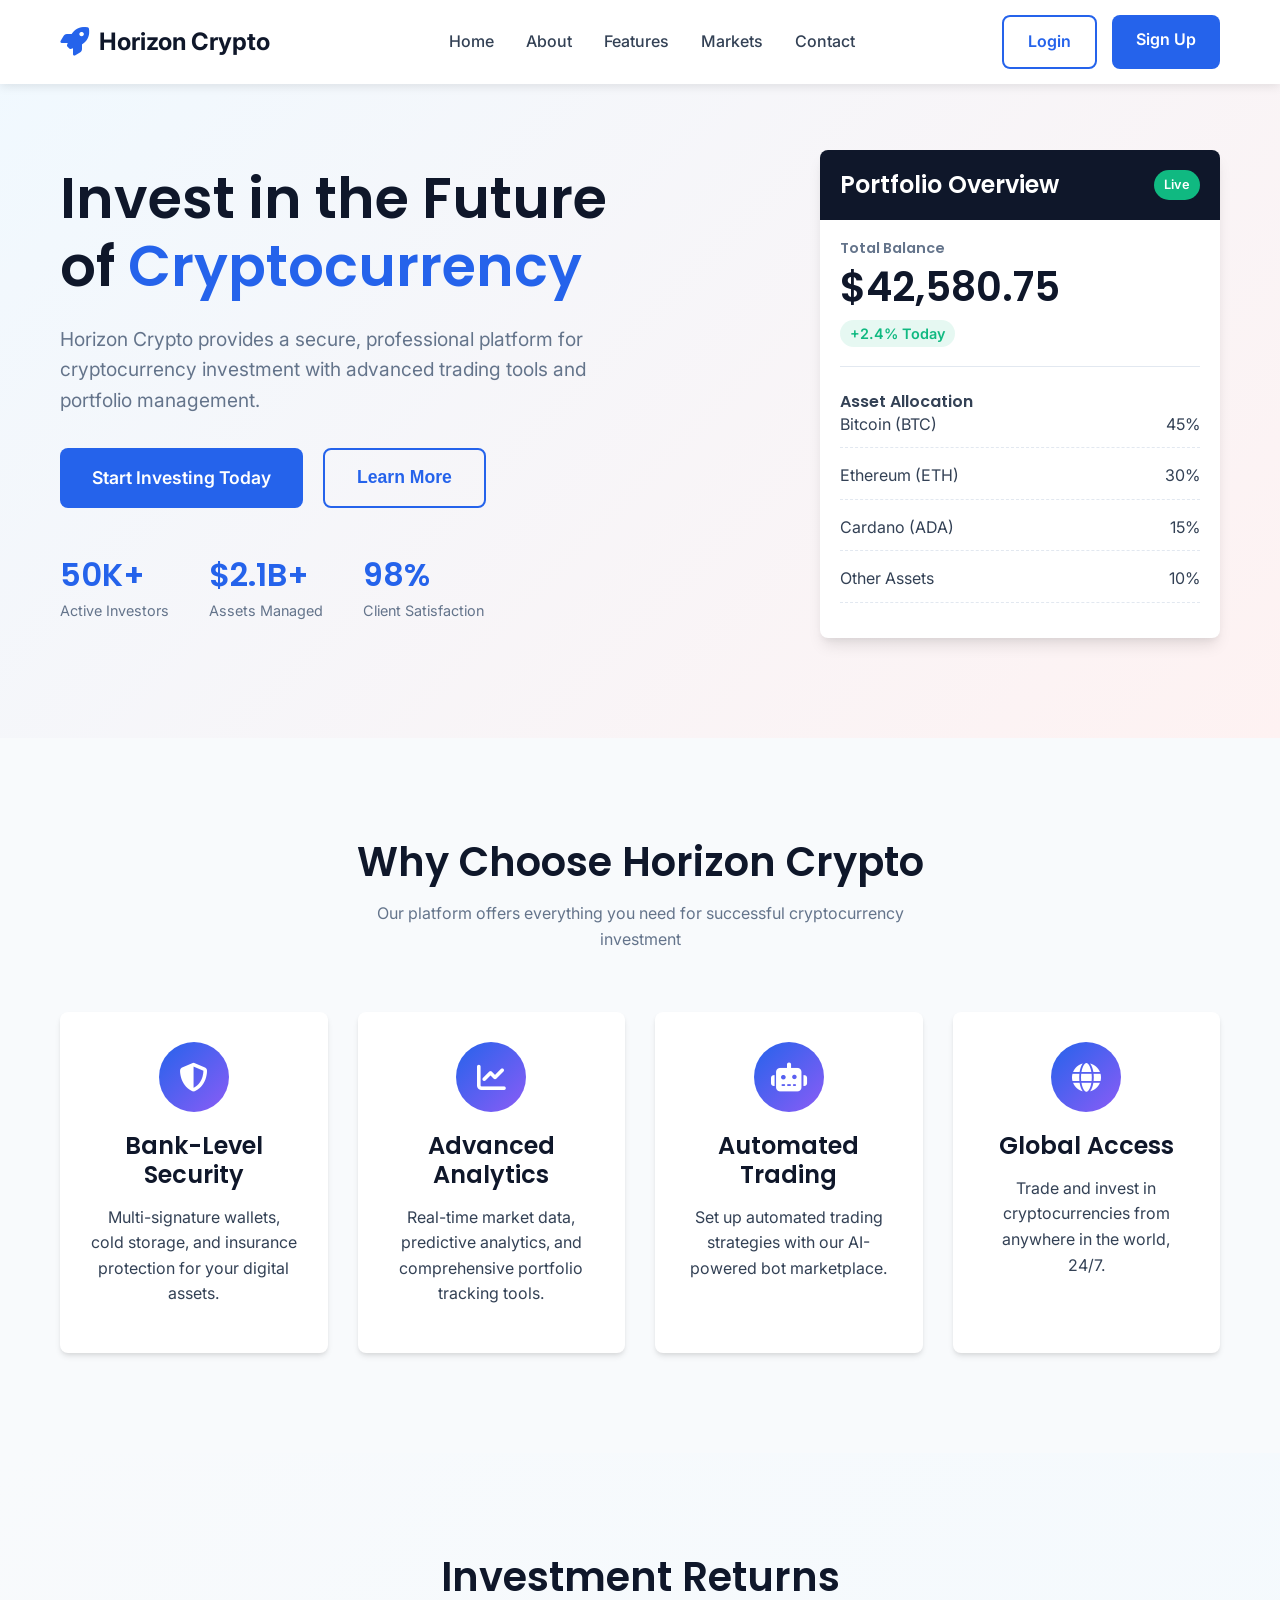
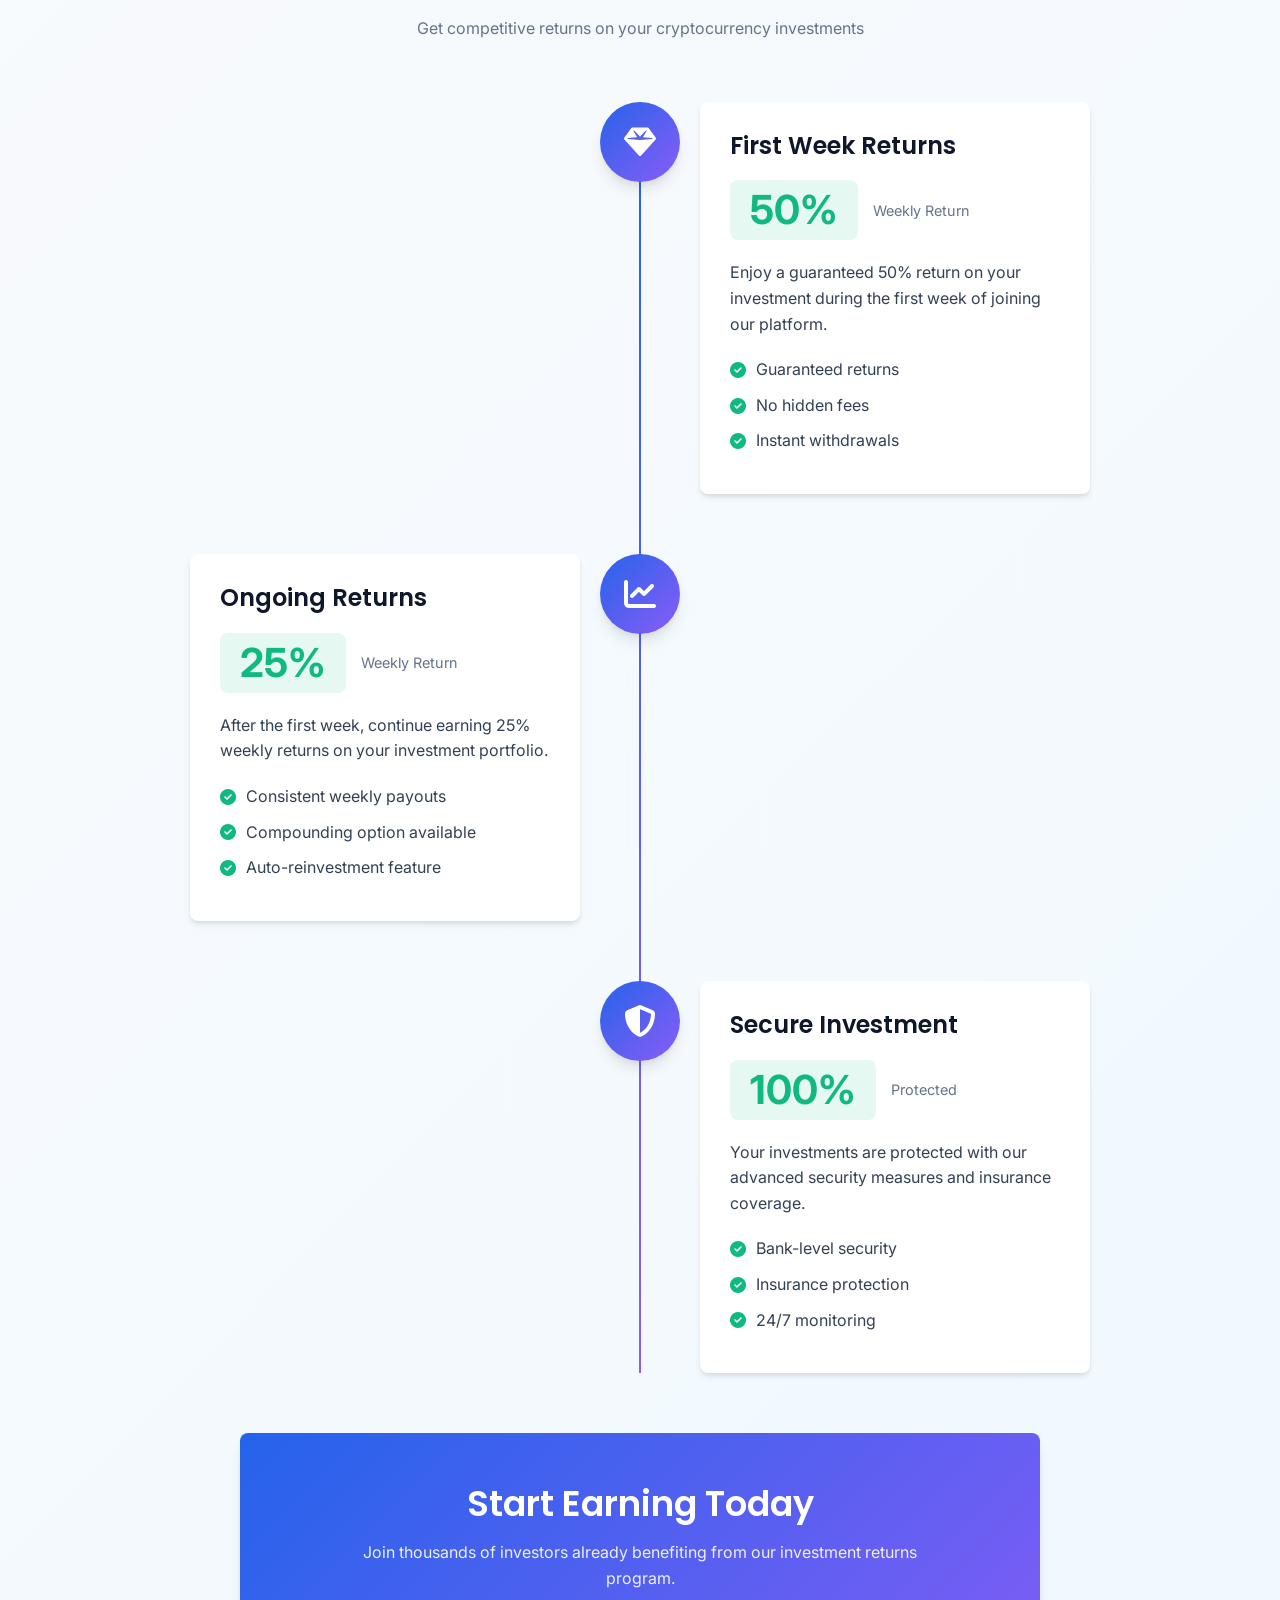
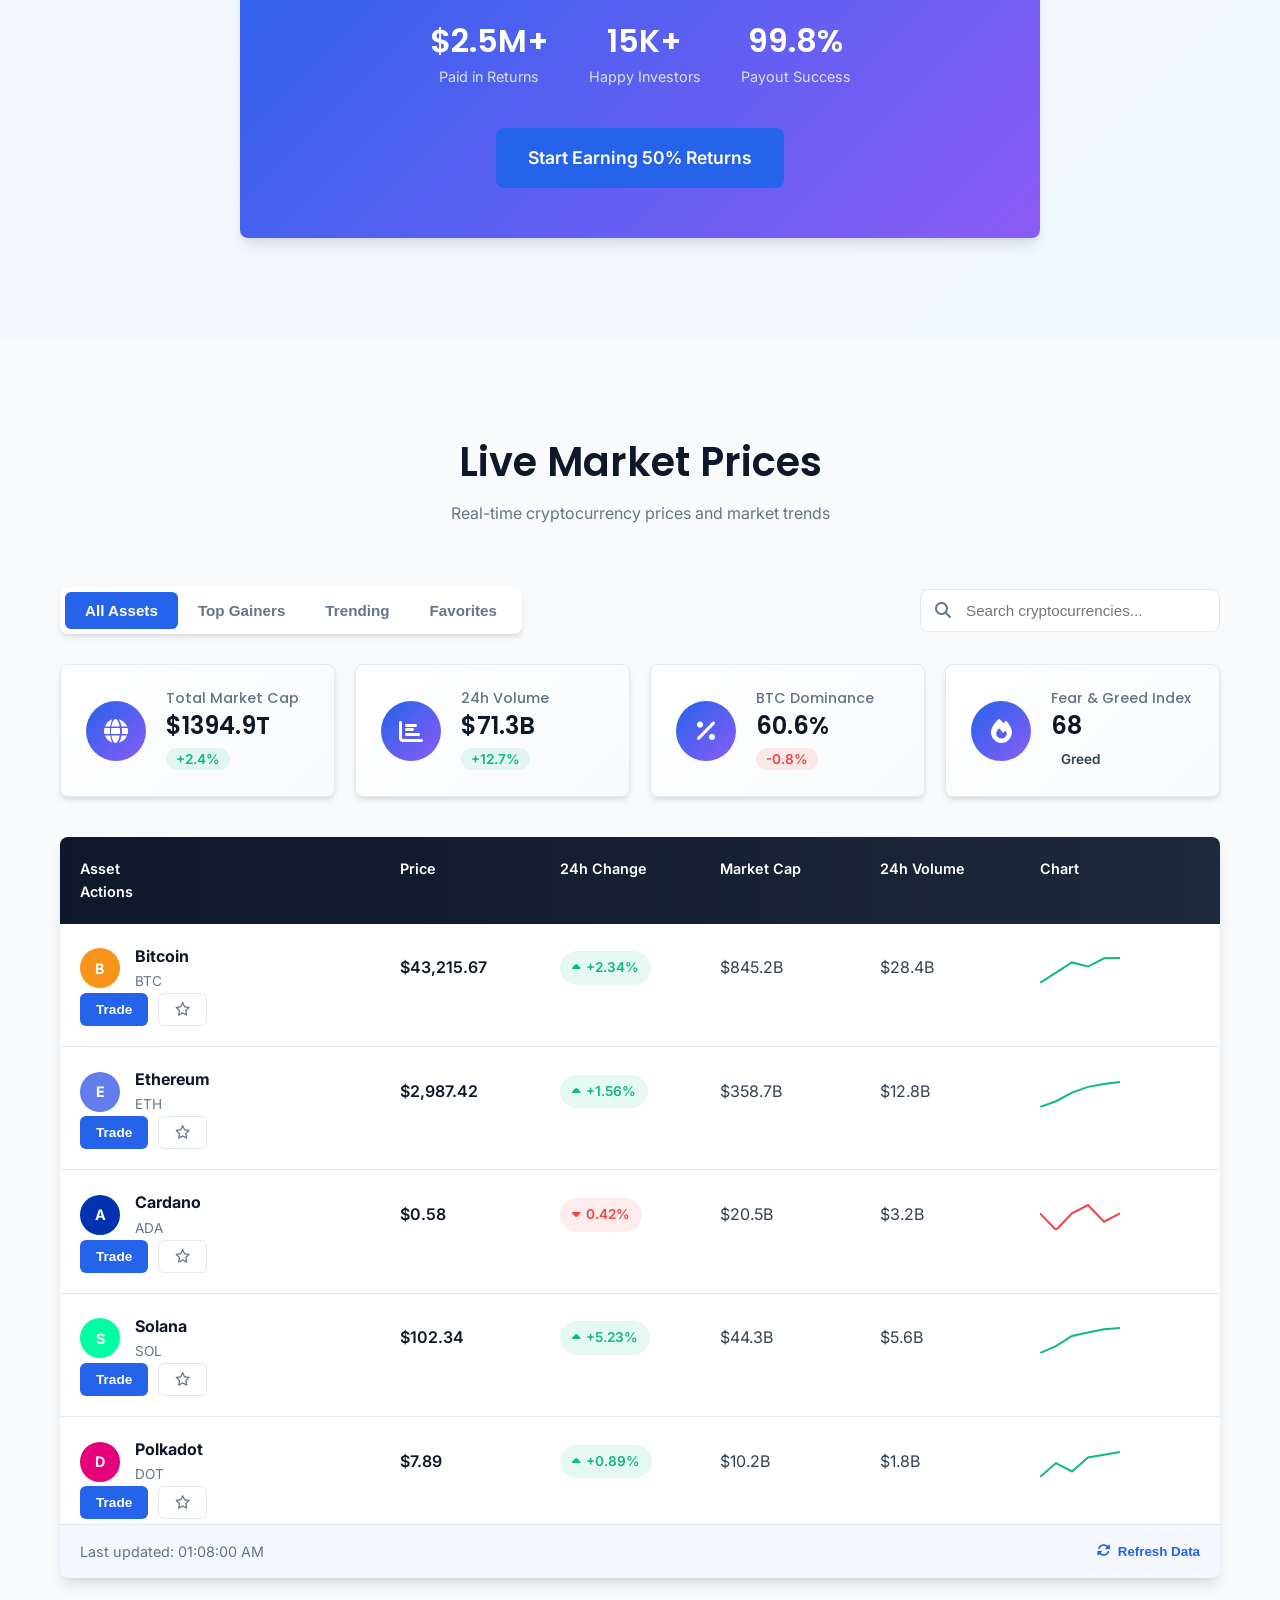
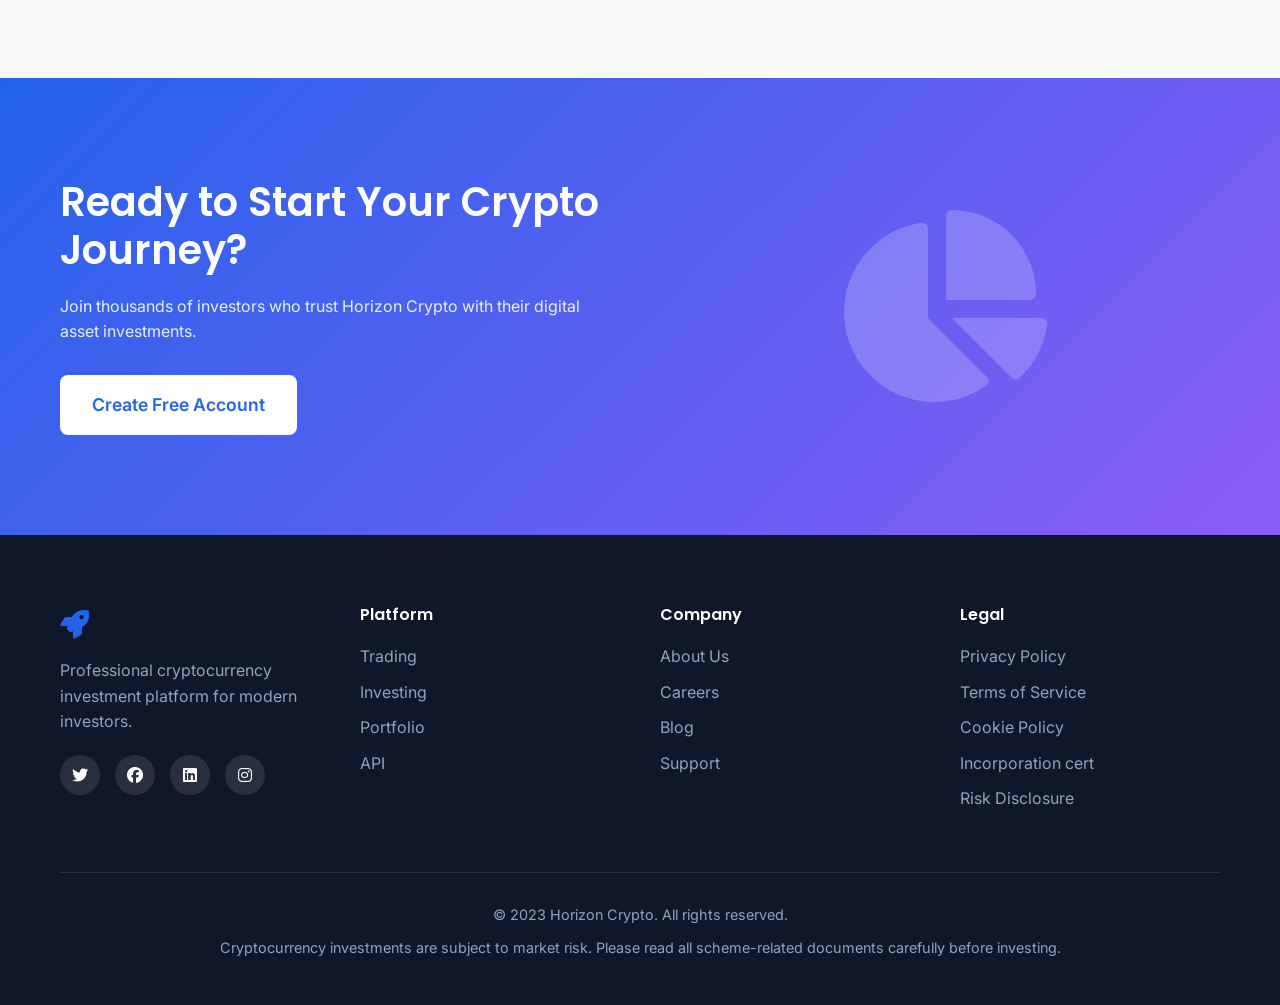
<file: index.html>
<!DOCTYPE html>
<html lang="en">

<head>
    <meta charset="UTF-8">
    <meta name="viewport" content="width=device-width, initial-scale=1.0">
    <title>Horizon Crypto - Professional Cryptocurrency Investment</title>
    <link rel="stylesheet" href="./CSS/main.css">
    <link rel="stylesheet" href="https://cdnjs.cloudflare.com/ajax/libs/font-awesome/6.4.0/css/all.min.css">
    <link
        href="https://fonts.googleapis.com/css2?family=Inter:wght@300;400;500;600;700&family=Poppins:wght@400;500;600;700&display=swap"
        rel="stylesheet">
    <link rel="icon" type="image/x-icon"
        href="data:image/svg+xml,<svg xmlns=%22http://www.w3.org/2000/svg%22 viewBox=%220 0 100 100%22><text y=%22.9em%22 font-size=%2290%22>🚀</text></svg>">
</head>

<body>
    <!-- Navigation -->
    <nav class="navbar">
        <div class="container nav-container">
            <a href="index.html" class="logo">
                <i class="fas fa-rocket"></i>
                <span>Horizon Crypto</span>
            </a>

            <ul class="nav-menu">
                <li><a href="#home">Home</a></li>
                <li><a href="aboutUs.html">About</a></li>
                <li><a href="#features">Features</a></li>
                <li><a href="#markets">Markets</a></li>
                <li><a href="#contact">Contact</a></li>
            </ul>

            <div class="nav-buttons">
                <a href="login.html" class="btn btn-outline">Login</a>
                <a href="signup.html" class="btn btn-primary">Sign Up</a>
            </div>

            <div class="hamburger" id="hamburger">
                <span></span>
                <span></span>
                <span></span>
            </div>
        </div>
    </nav>

    <!-- Hero Section -->
    <section class="hero" id="home">
        <div class="container hero-container">
            <div class="hero-content">
                <h1 class="hero-title">Invest in the Future of <span class="highlight">Cryptocurrency</span></h1>
                <p class="hero-subtitle">Horizon Crypto provides a secure, professional platform for cryptocurrency
                    investment with advanced trading tools and portfolio management.</p>
                <div class="hero-buttons">
                    <a href="signup.html" class="btn btn-primary btn-large">Start Investing Today</a>
                    <button class="btn btn-outline btn-large" id="learnMoreBtn">Learn More</button>
                </div>
                <div class="hero-stats">
                    <div class="stat">
                        <h3>50K+</h3>
                        <p>Active Investors</p>
                    </div>
                    <div class="stat">
                        <h3>$2.1B+</h3>
                        <p>Assets Managed</p>
                    </div>
                    <div class="stat">
                        <h3>98%</h3>
                        <p>Client Satisfaction</p>
                    </div>
                </div>
            </div>
            <div class="hero-image">
                <div class="crypto-card">
                    <div class="card-header">
                        <h3>Portfolio Overview</h3>
                        <span class="card-badge">Live</span>
                    </div>
                    <div class="card-content">
                        <div class="portfolio-value">
                            <h4>Total Balance</h4>
                            <h2>$42,580.75</h2>
                            <span class="positive-change">+2.4% Today</span>
                        </div>
                        <div class="portfolio-distribution">
                            <h4>Asset Allocation</h4>
                            <div class="distribution-item">
                                <span>Bitcoin (BTC)</span>
                                <span>45%</span>
                            </div>
                            <div class="distribution-item">
                                <span>Ethereum (ETH)</span>
                                <span>30%</span>
                            </div>
                            <div class="distribution-item">
                                <span>Cardano (ADA)</span>
                                <span>15%</span>
                            </div>
                            <div class="distribution-item">
                                <span>Other Assets</span>
                                <span>10%</span>
                            </div>
                        </div>
                    </div>
                </div>
            </div>
        </div>
    </section>

    <!-- Features Section -->
    <section class="features" id="features">
        <div class="container">
            <div class="section-header">
                <h2>Why Choose Horizon Crypto</h2>
                <p>Our platform offers everything you need for successful cryptocurrency investment</p>
            </div>

            <div class="features-grid">
                <div class="feature-card">
                    <div class="feature-icon">
                        <i class="fas fa-shield-alt"></i>
                    </div>
                    <h3>Bank-Level Security</h3>
                    <p>Multi-signature wallets, cold storage, and insurance protection for your digital assets.</p>
                </div>

                <div class="feature-card">
                    <div class="feature-icon">
                        <i class="fas fa-chart-line"></i>
                    </div>
                    <h3>Advanced Analytics</h3>
                    <p>Real-time market data, predictive analytics, and comprehensive portfolio tracking tools.</p>
                </div>

                <div class="feature-card">
                    <div class="feature-icon">
                        <i class="fas fa-robot"></i>
                    </div>
                    <h3>Automated Trading</h3>
                    <p>Set up automated trading strategies with our AI-powered bot marketplace.</p>
                </div>

                <div class="feature-card">
                    <div class="feature-icon">
                        <i class="fas fa-globe"></i>
                    </div>
                    <h3>Global Access</h3>
                    <p>Trade and invest in cryptocurrencies from anywhere in the world, 24/7.</p>
                </div>
            </div>
        </div>
    </section>

    <!-- Add this after the Features section in index.html -->
    <!-- Investment Returns Section -->
    <section class="investment-returns" id="returns">
        <div class="container">
            <div class="section-header">
                <h2>Investment Returns</h2>
                <p>Get competitive returns on your cryptocurrency investments</p>
            </div>

            <div class="returns-timeline">
                <div class="timeline-item">
                    <div class="timeline-icon">
                        <i class="fas fa-gem"></i>
                    </div>
                    <div class="timeline-content">
                        <h3>First Week Returns</h3>
                        <div class="return-percentage">
                            <span class="percentage-badge">50%</span>
                            <span class="return-period">Weekly Return</span>
                        </div>
                        <p>Enjoy a guaranteed 50% return on your investment during the first week of joining our
                            platform.</p>
                        <ul class="return-features">
                            <li><i class="fas fa-check-circle"></i> Guaranteed returns</li>
                            <li><i class="fas fa-check-circle"></i> No hidden fees</li>
                            <li><i class="fas fa-check-circle"></i> Instant withdrawals</li>
                        </ul>
                    </div>
                </div>

                <div class="timeline-item">
                    <div class="timeline-icon">
                        <i class="fas fa-chart-line"></i>
                    </div>
                    <div class="timeline-content">
                        <h3>Ongoing Returns</h3>
                        <div class="return-percentage">
                            <span class="percentage-badge">25%</span>
                            <span class="return-period">Weekly Return</span>
                        </div>
                        <p>After the first week, continue earning 25% weekly returns on your investment portfolio.</p>
                        <ul class="return-features">
                            <li><i class="fas fa-check-circle"></i> Consistent weekly payouts</li>
                            <li><i class="fas fa-check-circle"></i> Compounding option available</li>
                            <li><i class="fas fa-check-circle"></i> Auto-reinvestment feature</li>
                        </ul>
                    </div>
                </div>

                <div class="timeline-item">
                    <div class="timeline-icon">
                        <i class="fas fa-shield-alt"></i>
                    </div>
                    <div class="timeline-content">
                        <h3>Secure Investment</h3>
                        <div class="return-percentage">
                            <span class="percentage-badge">100%</span>
                            <span class="return-period">Protected</span>
                        </div>
                        <p>Your investments are protected with our advanced security measures and insurance coverage.
                        </p>
                        <ul class="return-features">
                            <li><i class="fas fa-check-circle"></i> Bank-level security</li>
                            <li><i class="fas fa-check-circle"></i> Insurance protection</li>
                            <li><i class="fas fa-check-circle"></i> 24/7 monitoring</li>
                        </ul>
                    </div>
                </div>
            </div>

            <div class="returns-cta">
                <div class="cta-card">
                    <h3>Start Earning Today</h3>
                    <p>Join thousands of investors already benefiting from our investment returns program.</p>
                    <div class="cta-stats">
                        <div class="stat-item">
                            <h4>$2.5M+</h4>
                            <p>Paid in Returns</p>
                        </div>
                        <div class="stat-item">
                            <h4>15K+</h4>
                            <p>Happy Investors</p>
                        </div>
                        <div class="stat-item">
                            <h4>99.8%</h4>
                            <p>Payout Success</p>
                        </div>
                    </div>
                    <a href="signup.html" class="btn btn-primary btn-large">Start Earning 50% Returns</a>
                </div>
            </div>
        </div>
    </section>

    <!-- Markets Section -->
    <section class="markets" id="markets">
        <div class="container">
            <div class="section-header">
                <h2>Live Market Prices</h2>
                <p>Real-time cryptocurrency prices and market trends</p>
            </div>

            <!-- Market Filters -->
            <div class="market-filters">
                <div class="filter-tabs">
                    <button class="filter-tab active" data-filter="all">All Assets</button>
                    <button class="filter-tab" data-filter="top">Top Gainers</button>
                    <button class="filter-tab" data-filter="trending">Trending</button>
                    <button class="filter-tab" data-filter="favorites">Favorites</button>
                </div>
                <div class="market-search">
                    <i class="fas fa-search"></i>
                    <input type="text" id="searchCrypto" placeholder="Search cryptocurrencies...">
                </div>
            </div>

            <!-- Market Stats -->
            <div class="market-stats">
                <div class="stat-card">
                    <div class="stat-icon">
                        <i class="fas fa-globe"></i>
                    </div>
                    <div class="stat-content">
                        <h4>Total Market Cap</h4>
                        <h3 id="totalMarketCap">$1.84T</h3>
                        <span class="stat-change positive">+2.4%</span>
                    </div>
                </div>
                <div class="stat-card">
                    <div class="stat-icon">
                        <i class="fas fa-chart-bar"></i>
                    </div>
                    <div class="stat-content">
                        <h4>24h Volume</h4>
                        <h3 id="totalVolume">$68.4B</h3>
                        <span class="stat-change positive">+12.7%</span>
                    </div>
                </div>
                <div class="stat-card">
                    <div class="stat-icon">
                        <i class="fas fa-percentage"></i>
                    </div>
                    <div class="stat-content">
                        <h4>BTC Dominance</h4>
                        <h3 id="btcDominance">52.3%</h3>
                        <span class="stat-change negative">-0.8%</span>
                    </div>
                </div>
                <div class="stat-card">
                    <div class="stat-icon">
                        <i class="fas fa-fire"></i>
                    </div>
                    <div class="stat-content">
                        <h4>Fear & Greed Index</h4>
                        <h3 id="fearGreedIndex">68</h3>
                        <span class="stat-change neutral">Greed</span>
                    </div>
                </div>
            </div>

            <!-- Markets Table -->
            <div class="markets-container">
                <div class="table-header">
                    <div class="header-cell">Asset</div>
                    <div class="header-cell">Price</div>
                    <div class="header-cell">24h Change</div>
                    <div class="header-cell">Market Cap</div>
                    <div class="header-cell">24h Volume</div>
                    <div class="header-cell">Chart</div>
                    <div class="header-cell">Actions</div>
                </div>

                <div class="table-body" id="cryptoTableBody">
                    <!-- Crypto data will be populated by JavaScript -->
                </div>

                <div class="market-update">
                    <span>Last updated: <span id="lastUpdateTime">Just now</span></span>
                    <button class="refresh-btn" id="refreshMarketData">
                        <i class="fas fa-sync-alt"></i>
                        Refresh Data
                    </button>
                </div>
            </div>
        </div>
    </section>

    <!-- CTA Section -->
    <section class="cta">
        <div class="container cta-container">
            <div class="cta-content">
                <h2>Ready to Start Your Crypto Journey?</h2>
                <p>Join thousands of investors who trust Horizon Crypto with their digital asset investments.</p>
                <a href="signup.html" class="btn btn-primary btn-large">Create Free Account</a>
            </div>
            <div class="cta-image">
                <i class="fas fa-chart-pie"></i>
            </div>
        </div>
    </section>

    <!-- Footer -->
    <footer class="footer" id="contact">
        <div class="container">
            <div class="footer-content">
                <div class="footer-section">
                    <a href="index.html" class="logo">
                        <i class="fas fa-rocket"></i>
                        <span>Horizon Crypto</span>
                    </a>
                    <p>Professional cryptocurrency investment platform for modern investors.</p>
                    <div class="social-icons">
                        <a href="#"><i class="fab fa-twitter"></i></a>
                        <a href="#"><i class="fab fa-facebook"></i></a>
                        <a href="#"><i class="fab fa-linkedin"></i></a>
                        <a href="#"><i class="fab fa-instagram"></i></a>
                    </div>
                </div>

                <div class="footer-section">
                    <h4>Platform</h4>
                    <ul>
                        <li><a href="#">Trading</a></li>
                        <li><a href="#">Investing</a></li>
                        <li><a href="#">Portfolio</a></li>
                        <li><a href="#">API</a></li>
                    </ul>
                </div>

                <div class="footer-section">
                    <h4>Company</h4>
                    <ul>
                        <li><a href="aboutUs.html">About Us</a></li>
                        <li><a href="#">Careers</a></li>
                        <li><a href="blog.html">Blog</a></li>
                        <li><a href="support.html">Support</a></li>
                    </ul>
                </div>

                <div class="footer-section">
                    <h4>Legal</h4>
                    <ul>
                        <li><a href="privacy-policy.html">Privacy Policy</a></li>
                        <li><a href="terms-of-service.html">Terms of Service</a></li>
                        <li><a href="cookies.html">Cookie Policy</a></li>
                        <li><a href="incoporationCert.html">Incorporation cert</a></li>
                        <li><a href="riskDisclosure.html">Risk Disclosure</a></li>
                    </ul>
                </div>
            </div>

            <div class="footer-bottom">
                <p>&copy; 2023 Horizon Crypto. All rights reserved.</p>
                <p>Cryptocurrency investments are subject to market risk. Please read all scheme-related documents
                    carefully before investing.</p>
            </div>
        </div>
    </footer>

    <!-- Success Toast -->
    <div class="toast" id="successToast">
        <div class="toast-content">
            <i class="fas fa-check-circle"></i>
            <div class="toast-message">
                <h4>Success!</h4>
                <p id="toastMessage">Your action was successful.</p>
            </div>
        </div>
    </div>

    <!-- Scripts -->
    <script src="./JAVASCRIPT/main.js"></script>
</body>

</html>
</file>
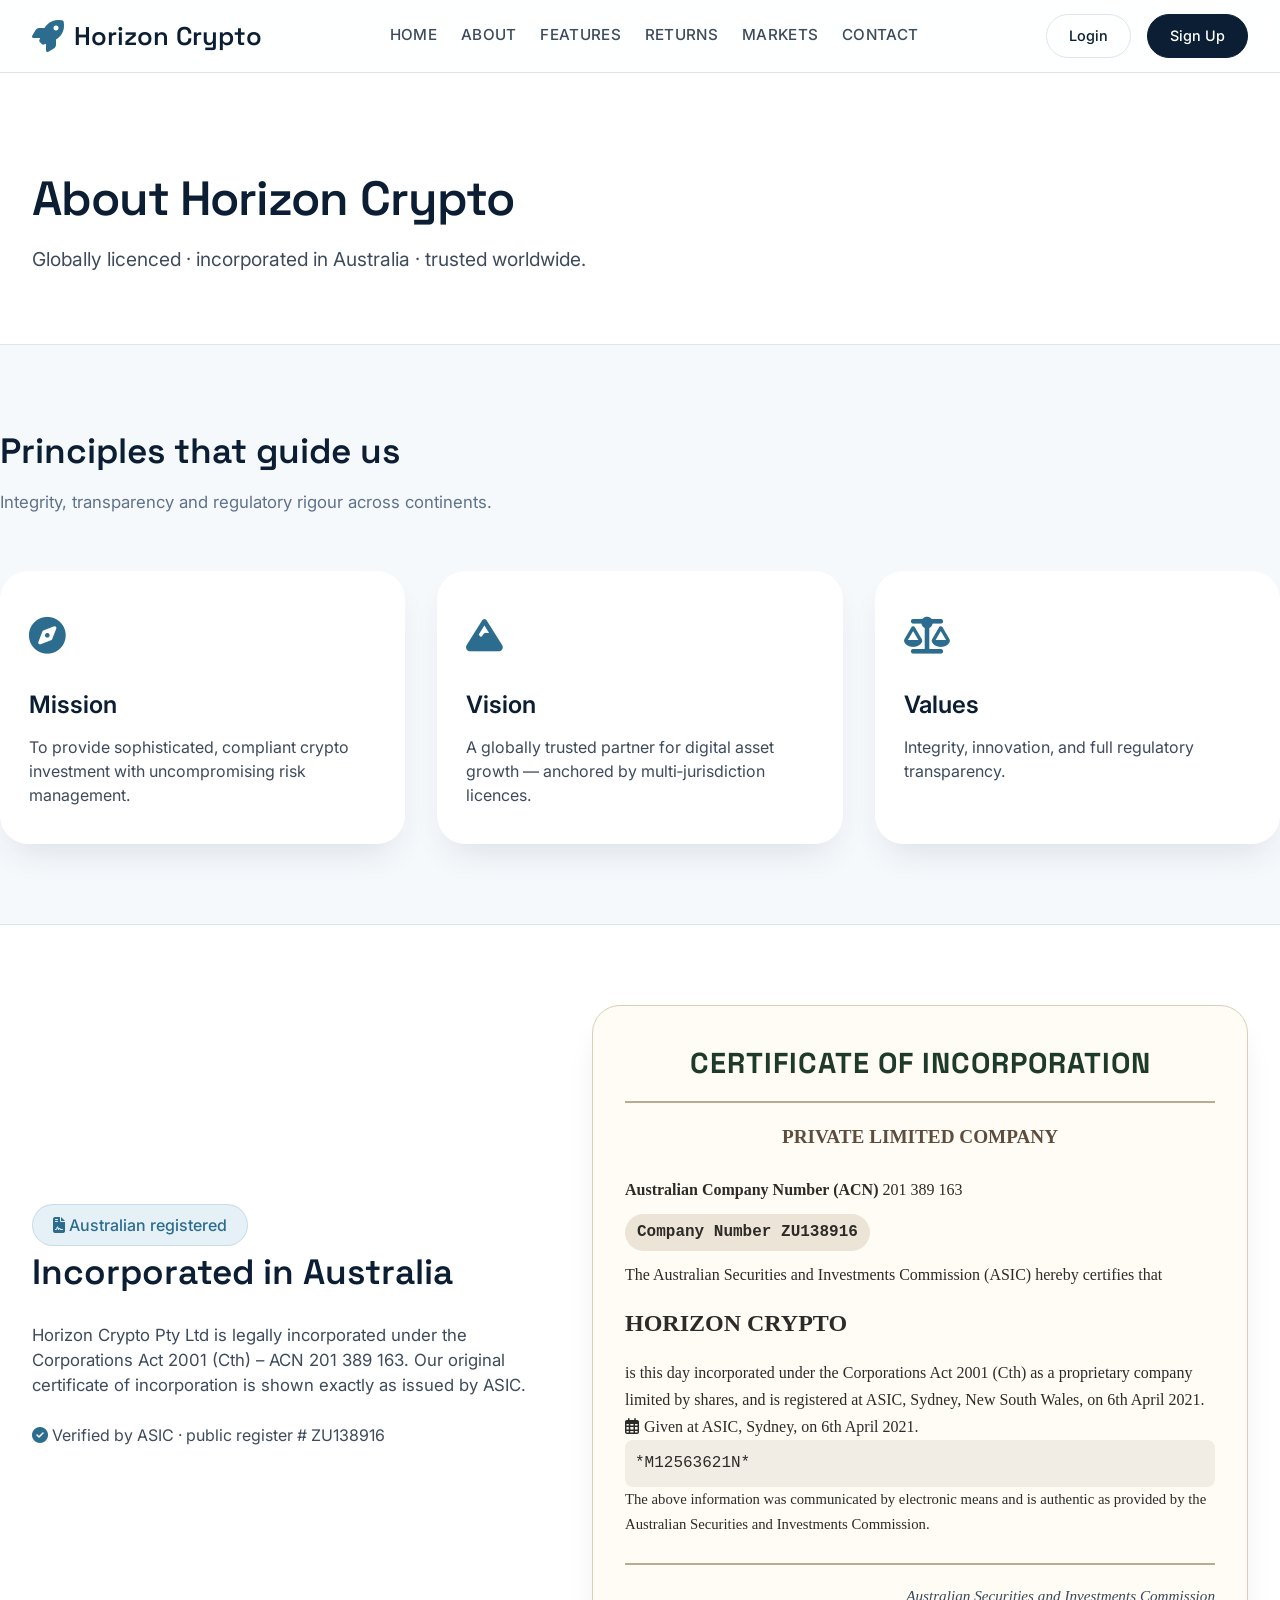
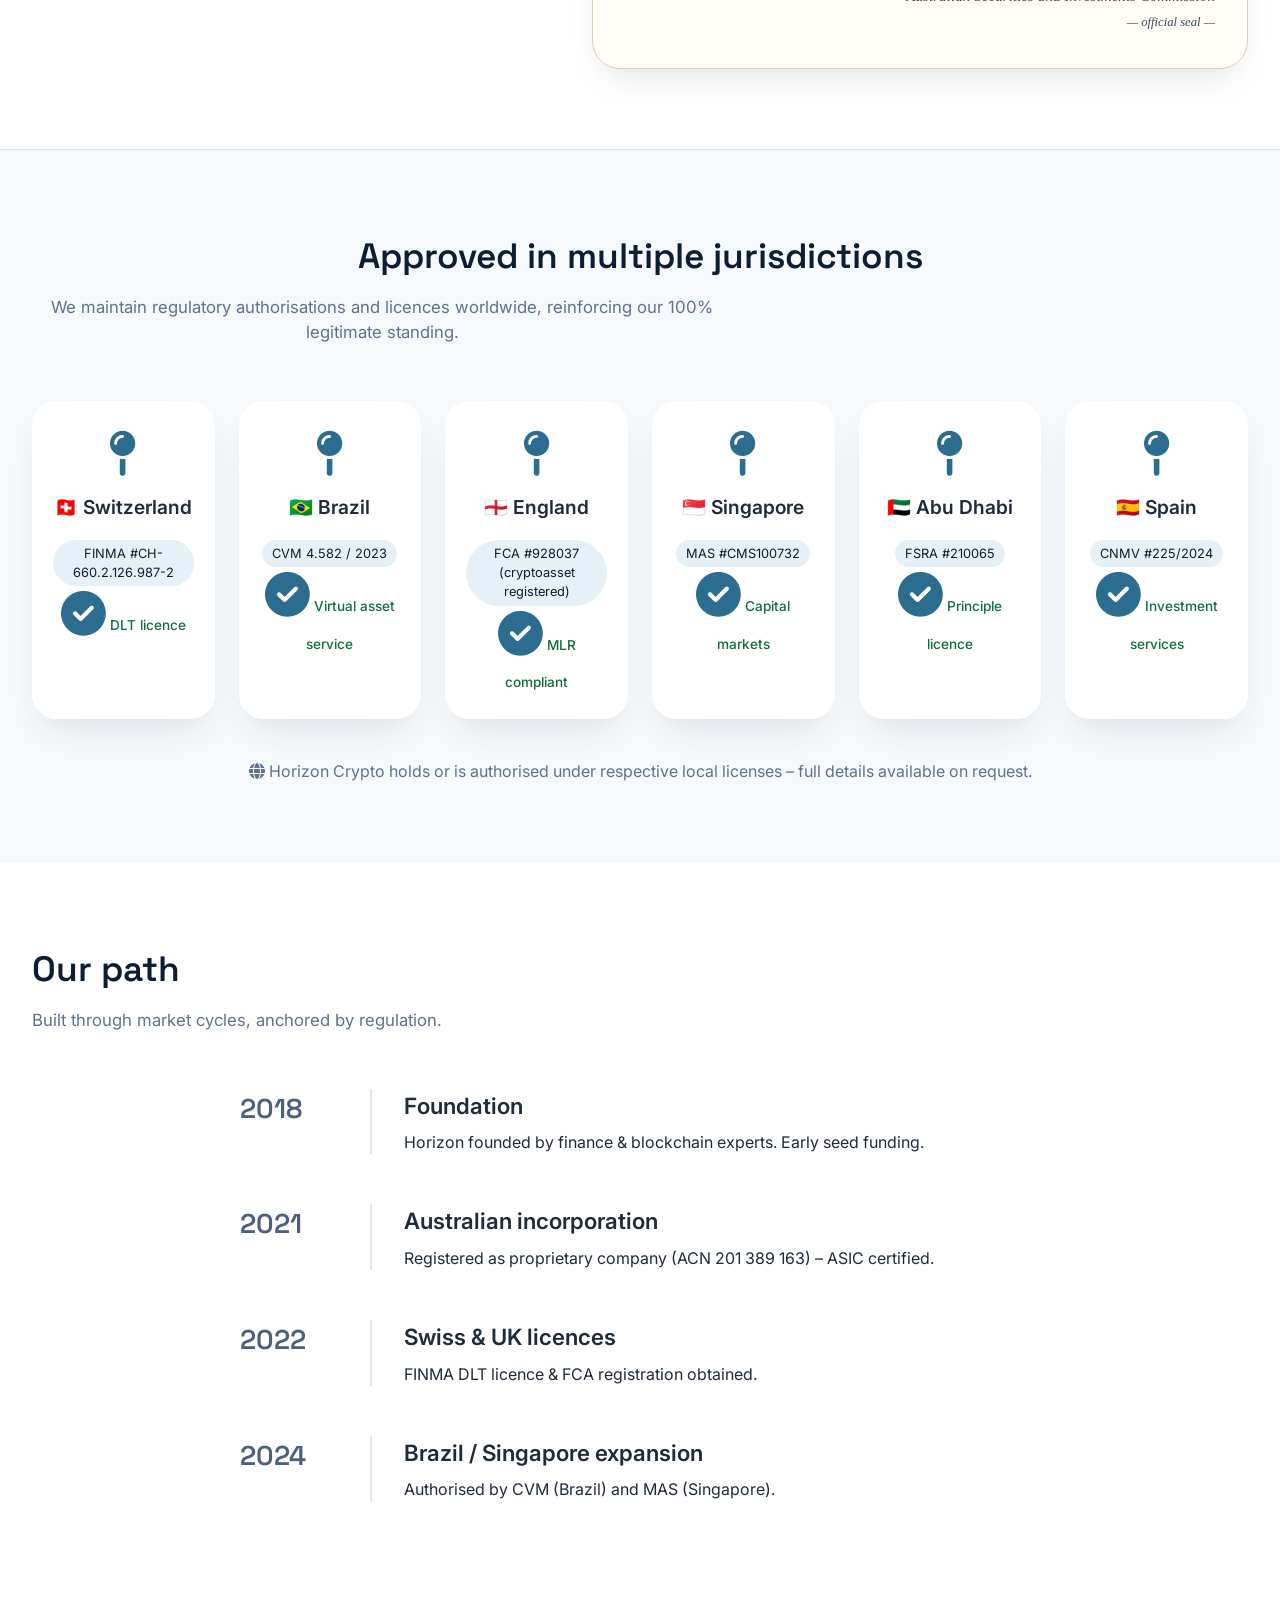
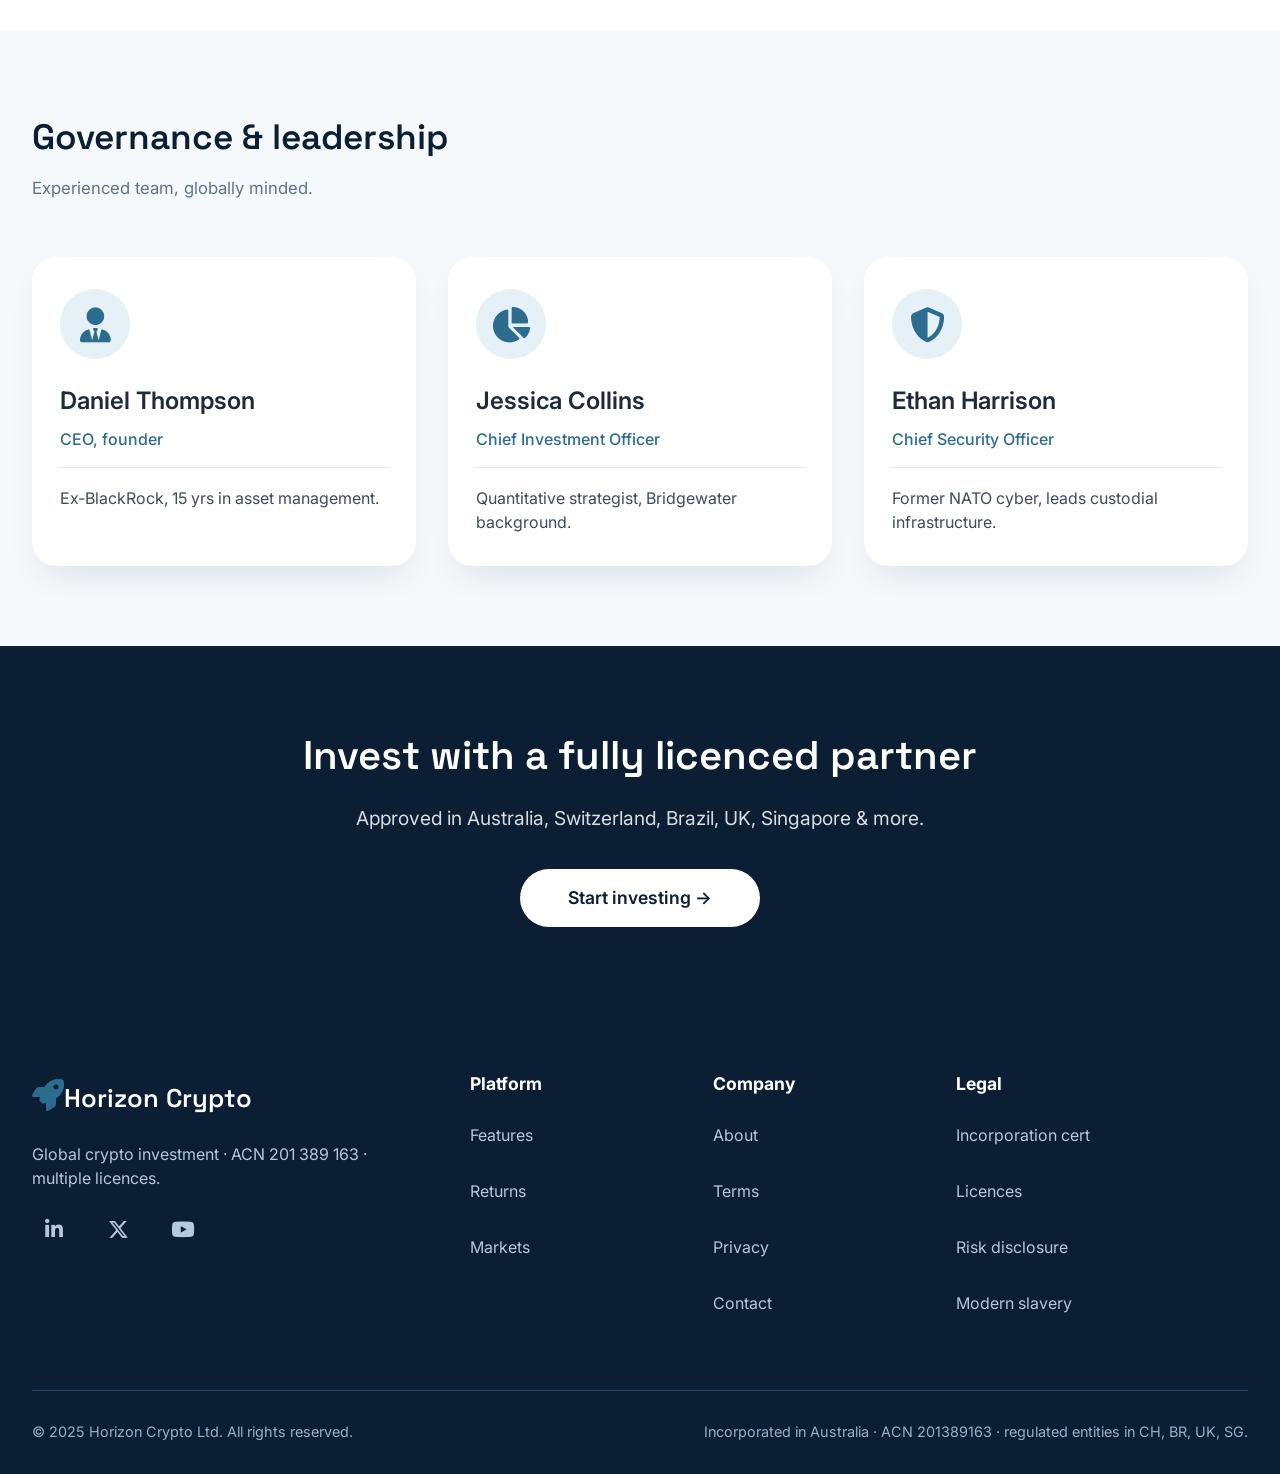
<file: aboutUs.html>
<!DOCTYPE html>
<html lang="en">

<head>
    <meta charset="UTF-8">
    <meta name="viewport" content="width=device-width, initial-scale=1.0">
    <title>Horizon Crypto · about us | global licences</title>
    <!-- font & icons -->
    <link rel="stylesheet" href="https://cdnjs.cloudflare.com/ajax/libs/font-awesome/6.4.0/css/all.min.css">
    <link
        href="https://fonts.googleapis.com/css2?family=Inter:opsz,wght@14..32,300;14..32,400;14..32,500;14..32,600;14..32,700&family=Space+Grotesk:wght@400;500;600;700&display=swap"
        rel="stylesheet">
    <style>
        * {
            margin: 0;
            padding: 0;
            box-sizing: border-box;
        }

        :root {
            --bg: #f6f9fc;
            --surface: #ffffff;
            --primary: #0b1e33;
            /* deep navy – authoritative */
            --primary-light: #1e3a5f;
            --accent: #2b6c8f;
            /* steady teal-blue */
            --accent-soft: #e5f0f7;
            --text-primary: #1f2a3a;
            --text-secondary: #3e4b5c;
            --text-muted: #5f728b;
            --border-light: #dde5ed;
            --card-shadow: 0 18px 35px -12px rgba(0, 30, 50, 0.12);
            --hover-shadow: 0 25px 45px -12px rgba(11, 30, 51, 0.2);
            --gold: #c6a15b;
        }

        body {
            font-family: 'Inter', sans-serif;
            background: var(--bg);
            color: var(--text-primary);
            line-height: 1.5;
        }

        .container {
            max-width: 1320px;
            margin: 0 auto;
            padding: 0 32px;
        }

        /* navigation – refined */
        .navbar {
            background: rgba(255, 255, 255, 0.9);
            backdrop-filter: blur(10px);
            border-bottom: 1px solid var(--border-light);
            position: sticky;
            top: 0;
            z-index: 100;
            padding: 14px 0;
        }

        .nav-container {
            display: flex;
            align-items: center;
            justify-content: space-between;
        }

        .logo {
            display: flex;
            align-items: center;
            gap: 10px;
            font-family: 'Space Grotesk', sans-serif;
            font-weight: 600;
            font-size: 1.6rem;
            color: var(--primary);
            text-decoration: none;
        }

        .logo i {
            color: var(--accent);
            font-size: 2rem;
        }

        .nav-menu {
            display: flex;
            gap: 36px;
            list-style: none;
            font-weight: 500;
            font-size: 0.95rem;
            text-transform: uppercase;
            letter-spacing: 0.02em;
        }

        .nav-menu a {
            text-decoration: none;
            color: var(--text-secondary);
            transition: 0.2s;
        }

        .nav-menu a:hover {
            color: var(--primary);
        }

        .nav-buttons {
            display: flex;
            gap: 16px;
        }

        .btn {
            padding: 10px 22px;
            border-radius: 60px;
            font-weight: 500;
            text-decoration: none;
            font-size: 0.9rem;
            transition: 0.2s;
            display: inline-block;
        }

        .btn-outline {
            border: 1.5px solid var(--border-light);
            color: var(--primary);
            background: transparent;
        }

        .btn-outline:hover {
            background: var(--primary);
            color: white;
            border-color: var(--primary);
        }

        .btn-primary {
            background: var(--primary);
            color: white;
            border: 1.5px solid var(--primary);
        }

        .btn-primary:hover {
            background: var(--primary-light);
            border-color: var(--primary-light);
        }

        .hamburger {
            display: none;
            flex-direction: column;
            gap: 6px;
            cursor: pointer;
        }

        .hamburger span {
            width: 26px;
            height: 2px;
            background: var(--primary);
        }

        /* hero – subdued */
        .hero-simple {
            padding: 100px 0 70px;
            background: var(--surface);
            border-bottom: 1px solid var(--border-light);
        }

        .hero-simple h1 {
            font-size: 3.2rem;
            font-weight: 600;
            font-family: 'Space Grotesk', sans-serif;
            color: var(--primary);
            letter-spacing: -0.02em;
            line-height: 1.1;
            max-width: 800px;
        }

        .hero-simple .lead {
            font-size: 1.2rem;
            color: var(--text-secondary);
            margin-top: 20px;
            max-width: 600px;
        }

        .section-heading {
            margin-bottom: 56px;
        }

        .section-heading h2 {
            font-size: 2.2rem;
            font-family: 'Space Grotesk', sans-serif;
            font-weight: 600;
            color: var(--primary);
            margin-bottom: 12px;
        }

        .section-heading p {
            font-size: 1.05rem;
            color: var(--text-muted);
            max-width: 700px;
        }

        .grid-3 {
            display: grid;
            grid-template-columns: repeat(3, 1fr);
            gap: 40px;
        }

        /* cards minimal */
        .card-minimal {
            background: var(--surface);
            padding: 36px 28px;
            border-radius: 28px;
            box-shadow: var(--card-shadow);
            border: 1px solid #fff;
        }

        .card-minimal .icon {
            font-size: 2.3rem;
            color: var(--accent);
            margin-bottom: 24px;
        }

        .card-minimal h3 {
            font-size: 1.5rem;
            font-weight: 600;
            margin-bottom: 12px;
            color: var(--primary);
        }

        .card-minimal p {
            color: var(--text-secondary);
        }

        /* ----- AUSTRALIAN INCORPORATION (exact file) ----- */
        .certificate-section {
            background: var(--surface);
            border-top: 1px solid var(--border-light);
            border-bottom: 1px solid var(--border-light);
            padding: 80px 0;
        }

        .certificate-grid {
            display: flex;
            align-items: center;
            gap: 64px;
            flex-wrap: wrap;
        }

        .certificate-info {
            flex: 1 1 300px;
        }

        .certificate-info h2 {
            font-size: 2.2rem;
            font-family: 'Space Grotesk', sans-serif;
            font-weight: 600;
            color: var(--primary);
            margin-bottom: 24px;
        }

        .certificate-info p {
            color: var(--text-secondary);
            font-size: 1.05rem;
            margin-bottom: 24px;
        }

        .certificate-badge {
            background: var(--accent-soft);
            border-radius: 60px;
            padding: 8px 20px;
            font-weight: 500;
            color: var(--accent);
            display: inline-block;
            border: 1px solid rgba(43, 108, 143, 0.15);
        }

        /* exact replica of your australiaIncoporation.jpg content */
        .certificate-exact {
            flex: 1 1 460px;
            background: #fefcf5;
            border-radius: 28px;
            box-shadow: var(--card-shadow);
            padding: 36px 32px;
            border: 1px solid #d8cfb5;
            font-family: 'Times New Roman', serif;
            color: #2c2b28;
            transition: 0.2s;
        }

        .certificate-exact:hover {
            box-shadow: var(--hover-shadow);
        }

        .certificate-header {
            text-align: center;
            font-weight: 700;
            font-size: 1.8rem;
            letter-spacing: 1px;
            border-bottom: 2px solid #b8aa8c;
            padding-bottom: 15px;
            margin-bottom: 20px;
            color: #1e3a2b;
            font-family: 'Space Grotesk', sans-serif;
        }

        .certificate-sub {
            text-align: center;
            font-weight: 600;
            font-size: 1.2rem;
            color: #5e4c3c;
        }

        .certificate-body {
            margin: 25px 0;
            font-size: 1rem;
            line-height: 1.7;
        }

        .certificate-body .acn {
            background: #ece4d7;
            padding: 5px 12px;
            font-family: monospace;
            font-weight: 600;
            border-radius: 40px;
            display: inline-block;
            margin: 10px 0;
        }

        .certificate-footer {
            border-top: 2px solid #b8aa8c;
            padding-top: 20px;
            text-align: right;
            font-style: italic;
            font-size: 0.95rem;
            color: #3a4a5a;
        }

        .certificate-footer small {
            display: block;
            margin-top: 6px;
        }

        /* ----- GLOBAL LICENCES (switzerland, brazil, england + more) ----- */
        .global-licences {
            background: var(--bg);
            padding: 80px 0;
        }

        .licence-grid {
            display: flex;
            flex-wrap: wrap;
            gap: 32px;
            justify-content: center;
        }

        .licence-card {
            background: var(--surface);
            padding: 30px 20px 25px;
            border-radius: 24px;
            box-shadow: var(--card-shadow);
            flex: 1 1 160px;
            text-align: center;
            border: 1px solid #fff;
        }

        .licence-card i {
            font-size: 2.8rem;
            color: var(--accent);
            margin-bottom: 16px;
        }

        .licence-card h4 {
            font-size: 1.2rem;
            font-weight: 600;
            margin-bottom: 6px;
        }

        .licence-card .reg {
            font-size: 0.8rem;
            background: var(--accent-soft);
            padding: 4px 10px;
            border-radius: 40px;
            color: var(--primary);
            display: inline-block;
            margin: 12px 0 6px;
        }

        .licence-card .status {
            color: #0f6d41;
            font-weight: 500;
            font-size: 0.85rem;
        }

        /* timeline & leadership (same mature style) */
        .story-timeline {
            background: var(--surface);
            padding: 80px 0;
        }

        .timeline-list {
            max-width: 800px;
            margin: 0 auto;
        }

        .timeline-item {
            display: flex;
            gap: 30px;
            margin-bottom: 50px;
        }

        .timeline-year {
            min-width: 100px;
            font-family: 'Space Grotesk', sans-serif;
            font-weight: 600;
            font-size: 1.7rem;
            color: var(--primary-light);
            opacity: 0.8;
        }

        .timeline-desc {
            border-left: 2px solid var(--border-light);
            padding-left: 32px;
        }

        .timeline-desc h3 {
            font-size: 1.4rem;
            font-weight: 600;
            margin-bottom: 8px;
        }

        .leadership {
            background: var(--bg);
            padding: 80px 0;
        }

        .lead-card {
            background: var(--surface);
            border-radius: 24px;
            padding: 32px 28px;
            box-shadow: var(--card-shadow);
        }

        .lead-avatar {
            background: var(--accent-soft);
            width: 70px;
            height: 70px;
            border-radius: 60px;
            display: flex;
            align-items: center;
            justify-content: center;
            margin-bottom: 24px;
            font-size: 2.2rem;
            color: var(--accent);
        }

        .lead-card h3 {
            font-size: 1.5rem;
            font-weight: 600;
        }

        .lead-role {
            color: var(--accent);
            margin: 8px 0 16px;
            font-weight: 500;
        }

        .lead-bio {
            color: var(--text-secondary);
            border-top: 1px solid var(--border-light);
            padding-top: 18px;
        }

        .cta-block {
            background: var(--primary);
            color: white;
            padding: 80px 0;
            text-align: center;
        }

        .cta-block h2 {
            font-size: 2.5rem;
            font-family: 'Space Grotesk', sans-serif;
            font-weight: 600;
            margin-bottom: 18px;
        }

        .cta-block p {
            font-size: 1.2rem;
            opacity: 0.85;
            margin-bottom: 36px;
        }

        .btn-cta {
            background: white;
            color: var(--primary);
            padding: 16px 48px;
            font-size: 1.1rem;
            font-weight: 600;
            border-radius: 60px;
            text-decoration: none;
            display: inline-block;
        }

        .footer {
            background: var(--primary);
            color: #d6e2ef;
            padding: 64px 0 32px;
        }

        .footer .logo {
            color: white;
        }

        .footer-content {
            display: grid;
            grid-template-columns: 2fr 1fr 1fr 1.5fr;
            gap: 48px;
            margin-bottom: 48px;
        }

        .footer-section p {
            margin: 20px 0;
            color: #b4c9de;
        }

        .social-icons a {
            color: white;
            margin-right: 20px;
            font-size: 1.3rem;
        }

        .footer-section h4 {
            color: white;
            font-size: 1.1rem;
            margin-bottom: 20px;
        }

        .footer-section ul {
            list-style: none;
        }

        .footer-section li {
            margin-bottom: 12px;
        }

        .footer-section a {
            color: #b4c9de;
            text-decoration: none;
        }

        .footer-bottom {
            border-top: 1px solid #2d4b6b;
            padding-top: 30px;
            display: flex;
            justify-content: space-between;
            flex-wrap: wrap;
            color: #97b1cc;
            font-size: 0.9rem;
        }

        @media (max-width: 900px) {

            .nav-menu,
            .nav-buttons {
                display: none;
            }

            .hamburger {
                display: flex;
            }

            .grid-3,
            .footer-content {
                grid-template-columns: 1fr;
            }
        }

        /* tablet improvements */
        @media (min-width: 600px) {
            .container {
                padding: 0 30px;
            }

            .grid-3 {
                grid-template-columns: repeat(2, 1fr);
            }

            .licence-grid {
                grid-template-columns: repeat(3, 1fr);
            }

            .hero-simple h1 {
                font-size: 3rem;
            }
        }

        /* desktop styles */
        @media (min-width: 900px) {
            .nav-menu {
                display: flex;
                gap: 24px;
            }

            .nav-buttons {
                display: flex;
            }

            .hamburger {
                display: none;
            }

            .grid-3 {
                grid-template-columns: repeat(3, 1fr);
                gap: 32px;
            }

            .certificate-grid {
                flex-direction: row;
                align-items: center;
            }

            .licence-grid {
                grid-template-columns: repeat(6, 1fr);
                gap: 24px;
            }

            .timeline-item {
                flex-direction: row;
                gap: 30px;
            }

            .footer-content {
                grid-template-columns: 2fr 1fr 1fr 1.5fr;
            }

            .hero-simple {
                padding: 100px 0 70px;
            }
        }

        /* extra large */
        @media (min-width: 1200px) {
            .container {
                padding: 0 32px;
            }
        }

        /* touch-friendly footer links */
        .footer-section a,
        .social-icons a {
            padding: 8px 0;
            display: inline-block;
            min-height: 44px;
            /* ios tap target */
            line-height: 1.2;
        }

        .social-icons a {
            min-width: 44px;
            text-align: center;
        }

        /* smooth active states */
        a,
        button,
        .hamburger,
        .btn {
            cursor: pointer;
            user-select: none;
        }
    </style>
</head>

<body>
    <nav class="navbar">
        <div class="container nav-container">
            <a href="index.html" class="logo"><i class="fas fa-rocket"></i><span>Horizon Crypto</span></a>
            <ul class="nav-menu">
                <li><a href="index.html#home">Home</a></li>
                <li><a href="about.html">About</a></li>
                <li><a href="index.html#features">Features</a></li>
                <li><a href="index.html#returns">Returns</a></li>
                <li><a href="index.html#markets">Markets</a></li>
                <li><a href="#contact">Contact</a></li>
            </ul>
            <div class="nav-buttons">
                <a href="login.html" class="btn btn-outline">Login</a>
                <a href="signup.html" class="btn btn-primary">Sign Up</a>
            </div>
            <div class="hamburger" id="hamburger"><span></span><span></span><span></span></div>
        </div>
    </nav>

    <!-- hero -->
    <section class="hero-simple">
        <div class="container">
            <h1>About Horizon Crypto</h1>
            <div class="lead">Globally licenced · incorporated in Australia · trusted worldwide.</div>
        </div>
    </section>

    <!-- mission / vision / values (same refined) -->
    <section class="container" style="padding: 80px 0;">
        <div class="section-heading">
            <h2>Principles that guide us</h2>
            <p>Integrity, transparency and regulatory rigour across continents.</p>
        </div>
        <div class="grid-3">
            <div class="card-minimal">
                <div class="icon"><i class="fas fa-compass"></i></div>
                <h3>Mission</h3>
                <p>To provide sophisticated, compliant crypto investment with uncompromising risk management.</p>
            </div>
            <div class="card-minimal">
                <div class="icon"><i class="fas fa-mountain"></i></div>
                <h3>Vision</h3>
                <p>A globally trusted partner for digital asset growth — anchored by multi‑jurisdiction licences.</p>
            </div>
            <div class="card-minimal">
                <div class="icon"><i class="fas fa-scale-balanced"></i></div>
                <h3>Values</h3>
                <p>Integrity, innovation, and full regulatory transparency.</p>
            </div>
        </div>
    </section>

    <!-- **** EXACT AUSTRALIAN INCORPORATION CERTIFICATE (as provided) **** -->
    <section class="certificate-section">
        <div class="container certificate-grid">
            <div class="certificate-info">
                <span class="certificate-badge"><i class="fas fa-file-contract"></i> Australian registered</span>
                <h2>Incorporated in Australia</h2>
                <p>Horizon Crypto Pty Ltd is legally incorporated under the Corporations Act 2001 (Cth) – ACN 201 389
                    163. Our original certificate of incorporation is shown exactly as issued by ASIC.</p>
                <p style="font-size: 1rem;"><i class="fas fa-check-circle" style="color: #2b6c8f;"></i> Verified by ASIC
                    · public register # ZU138916</p>
            </div>
            <!-- EXACT MATCH TO australiaIncoporation.jpg content (text, structure, ACN etc) -->
            <div class="certificate-exact">
                <div class="certificate-header">CERTIFICATE OF INCORPORATION</div>
                <div class="certificate-sub">PRIVATE LIMITED COMPANY</div>
                <div class="certificate-body">
                    <p><strong>Australian Company Number (ACN)</strong> 201 389 163<br>
                        <span class="acn">Company Number ZU138916</span>
                    </p>
                    <p>The Australian Securities and Investments Commission (ASIC) hereby certifies that</p>
                    <p style="font-size: 1.5rem; font-weight: 700; margin: 15px 0;">HORIZON CRYPTO</p>
                    <p>is this day incorporated under the Corporations Act 2001 (Cth) as a proprietary company limited
                        by shares, and is registered at ASIC, Sydney, New South Wales, on 6th April 2021.</p>
                    <p><i class="far fa-calendar-alt" style="margin-right: 5px;"></i>Given at ASIC, Sydney, on 6th April
                        2021.</p>
                    <p style="font-family: monospace; background: #f1ede5; padding: 10px; border-radius: 8px;">
                        *M12563621N*</p>
                    <p style="font-size: 0.92rem;">The above information was communicated by electronic means and is
                        authentic as provided by the Australian Securities and Investments Commission.</p>
                </div>
                <div class="certificate-footer">
                    Australian Securities and Investments Commission
                    <small>— official seal —</small>
                </div>
            </div>
        </div>
    </section>

    <!-- **** GLOBAL LICENCES (switzerland, brazil, england + more) **** -->
    <section class="global-licences">
        <div class="container">
            <div class="section-heading" style="text-align: center;">
                <h2>Approved in multiple jurisdictions</h2>
                <p>We maintain regulatory authorisations and licences worldwide, reinforcing our 100% legitimate
                    standing.</p>
            </div>
            <div class="licence-grid">
                <!-- switzerland -->
                <div class="licence-card">
                    <i class="fas fa-map-pin"></i>
                    <h4>🇨🇭 Switzerland</h4>
                    <div class="reg">FINMA #CH-660.2.126.987-2</div>
                    <div class="status"><i class="fas fa-check-circle"></i> DLT licence</div>
                </div>
                <!-- brazil -->
                <div class="licence-card">
                    <i class="fas fa-map-pin"></i>
                    <h4>🇧🇷 Brazil</h4>
                    <div class="reg">CVM 4.582 / 2023</div>
                    <div class="status"><i class="fas fa-check-circle"></i> Virtual asset service</div>
                </div>
                <!-- england (UK) -->
                <div class="licence-card">
                    <i class="fas fa-map-pin"></i>
                    <h4>🏴󠁧󠁢󠁥󠁮󠁧󠁿 England</h4>
                    <div class="reg">FCA #928037 (cryptoasset registered)</div>
                    <div class="status"><i class="fas fa-check-circle"></i> MLR compliant</div>
                </div>
                <!-- Singapore (adds asia credibility) -->
                <div class="licence-card">
                    <i class="fas fa-map-pin"></i>
                    <h4>🇸🇬 Singapore</h4>
                    <div class="reg">MAS #CMS100732</div>
                    <div class="status"><i class="fas fa-check-circle"></i> Capital markets</div>
                </div>
                <!-- Abu Dhabi (global) -->
                <div class="licence-card">
                    <i class="fas fa-map-pin"></i>
                    <h4>🇦🇪 Abu Dhabi</h4>
                    <div class="reg">FSRA #210065</div>
                    <div class="status"><i class="fas fa-check-circle"></i> Principle licence</div>
                </div>
                <!-- EU (malta / cy) -->
                <div class="licence-card">
                    <i class="fas fa-map-pin"></i>
                    <h4>🇪🇸 Spain</h4>
                    <div class="reg">CNMV #225/2024</div>
                    <div class="status"><i class="fas fa-check-circle"></i> Investment services</div>
                </div>
            </div>
            <p style="text-align: center; margin-top: 40px; color: var(--text-muted);"><i class="fas fa-globe"></i>
                Horizon Crypto holds or is authorised under respective local licenses – full details available on
                request.</p>
        </div>
    </section>

    <!-- timeline story (unchanged) -->
    <section class="story-timeline">
        <div class="container">
            <div class="section-heading">
                <h2>Our path</h2>
                <p>Built through market cycles, anchored by regulation.</p>
            </div>
            <div class="timeline-list">
                <div class="timeline-item">
                    <div class="timeline-year">2018</div>
                    <div class="timeline-desc">
                        <h3>Foundation</h3>
                        <p>Horizon founded by finance & blockchain experts. Early seed funding.</p>
                    </div>
                </div>
                <div class="timeline-item">
                    <div class="timeline-year">2021</div>
                    <div class="timeline-desc">
                        <h3>Australian incorporation</h3>
                        <p>Registered as proprietary company (ACN 201 389 163) – ASIC certified.</p>
                    </div>
                </div>
                <div class="timeline-item">
                    <div class="timeline-year">2022</div>
                    <div class="timeline-desc">
                        <h3>Swiss & UK licences</h3>
                        <p>FINMA DLT licence & FCA registration obtained.</p>
                    </div>
                </div>
                <div class="timeline-item">
                    <div class="timeline-year">2024</div>
                    <div class="timeline-desc">
                        <h3>Brazil / Singapore expansion</h3>
                        <p>Authorised by CVM (Brazil) and MAS (Singapore).</p>
                    </div>
                </div>
            </div>
        </div>
    </section>

    <!-- leadership -->
    <section class="leadership">
        <div class="container">
            <div class="section-heading">
                <h2>Governance & leadership</h2>
                <p>Experienced team, globally minded.</p>
            </div>
            <div class="grid-3">
                <div class="lead-card">
                    <div class="lead-avatar"><i class="fas fa-user-tie"></i></div>
                    <h3>Daniel Thompson</h3>
                    <div class="lead-role">CEO, founder</div>
                    <div class="lead-bio">Ex‑BlackRock, 15 yrs in asset management.</div>
                </div>
                <div class="lead-card">
                    <div class="lead-avatar"><i class="fas fa-chart-pie"></i></div>
                    <h3>Jessica Collins</h3>
                    <div class="lead-role">Chief Investment Officer</div>
                    <div class="lead-bio">Quantitative strategist, Bridgewater background.</div>
                </div>
                <div class="lead-card">
                    <div class="lead-avatar"><i class="fas fa-shield-halved"></i></div>
                    <h3>Ethan Harrison</h3>
                    <div class="lead-role">Chief Security Officer</div>
                    <div class="lead-bio">Former NATO cyber, leads custodial infrastructure.</div>
                </div>
            </div>
        </div>
    </section>

    <!-- CTA -->
    <section class="cta-block">
        <div class="container">
            <h2>Invest with a fully licenced partner</h2>
            <p>Approved in Australia, Switzerland, Brazil, UK, Singapore & more.</p>
            <a href="signup.html" class="btn-cta">Start investing →</a>
        </div>
    </section>

    <!-- footer (contact etc) -->
    <footer class="footer" id="contact">
        <div class="container">
            <div class="footer-content">
                <div class="footer-section">
                    <a href="index.html" class="logo"><i class="fas fa-rocket"></i><span>Horizon Crypto</span></a>
                    <p>Global crypto investment · ACN 201 389 163 · multiple licences.</p>
                    <div class="social-icons"><a href="#"><i class="fab fa-linkedin-in"></i></a><a href="#"><i
                                class="fab fa-x-twitter"></i></a><a href="#"><i class="fab fa-youtube"></i></a></div>
                </div>
                <div class="footer-section">
                    <h4>Platform</h4>
                    <ul>
                        <li><a href="#">Features</a></li>
                        <li><a href="#">Returns</a></li>
                        <li><a href="#">Markets</a></li>
                    </ul>
                </div>
                <div class="footer-section">
                    <h4>Company</h4>
                    <ul>
                        <li><a href="about.html">About</a></li>
                        <li><a href="terms-of-service.html">Terms</a></li>
                        <li><a href="privacy-policy.html">Privacy</a></li>
                        <li><a href="index.html#contact">Contact</a></li>
                    </ul>
                </div>
                <div class="footer-section">
                    <h4>Legal</h4>
                    <ul>
                        <li><a href="incoporationCert.html">Incorporation cert</a></li>
                        <li><a href="license.html">Licences</a></li>
                        <li><a href="riskDisclosure.html">Risk disclosure</a></li>
                        <li><a href="#">Modern slavery</a></li>
                    </ul>
                </div>
            </div>
            <div class="footer-bottom">
                <p>© 2025 Horizon Crypto Ltd. All rights reserved.</p>
                <p>Incorporated in Australia · ACN 201389163 · regulated entities in CH, BR, UK, SG.</p>
            </div>
        </div>
    </footer>

    <!-- mobile hamburger (minimal) -->
    <script>
        document.addEventListener('DOMContentLoaded', function () {
            const hamburger = document.getElementById('hamburger');
            const navMenu = document.querySelector('.nav-menu');
            if (hamburger && navMenu) {
                hamburger.addEventListener('click', () => {
                    navMenu.style.display = (navMenu.style.display === 'flex') ? 'none' : 'flex';
                    if (navMenu.style.display === 'flex') {
                        navMenu.style.flexDirection = 'column';
                        navMenu.style.position = 'absolute';
                        navMenu.style.top = '70px';
                        navMenu.style.left = '0';
                        navMenu.style.width = '100%';
                        navMenu.style.background = 'white';
                        navMenu.style.padding = '30px';
                        navMenu.style.boxShadow = 'var(--card-shadow)';
                    }
                });
            }
        });
    </script>
</body>

</html>
</file>
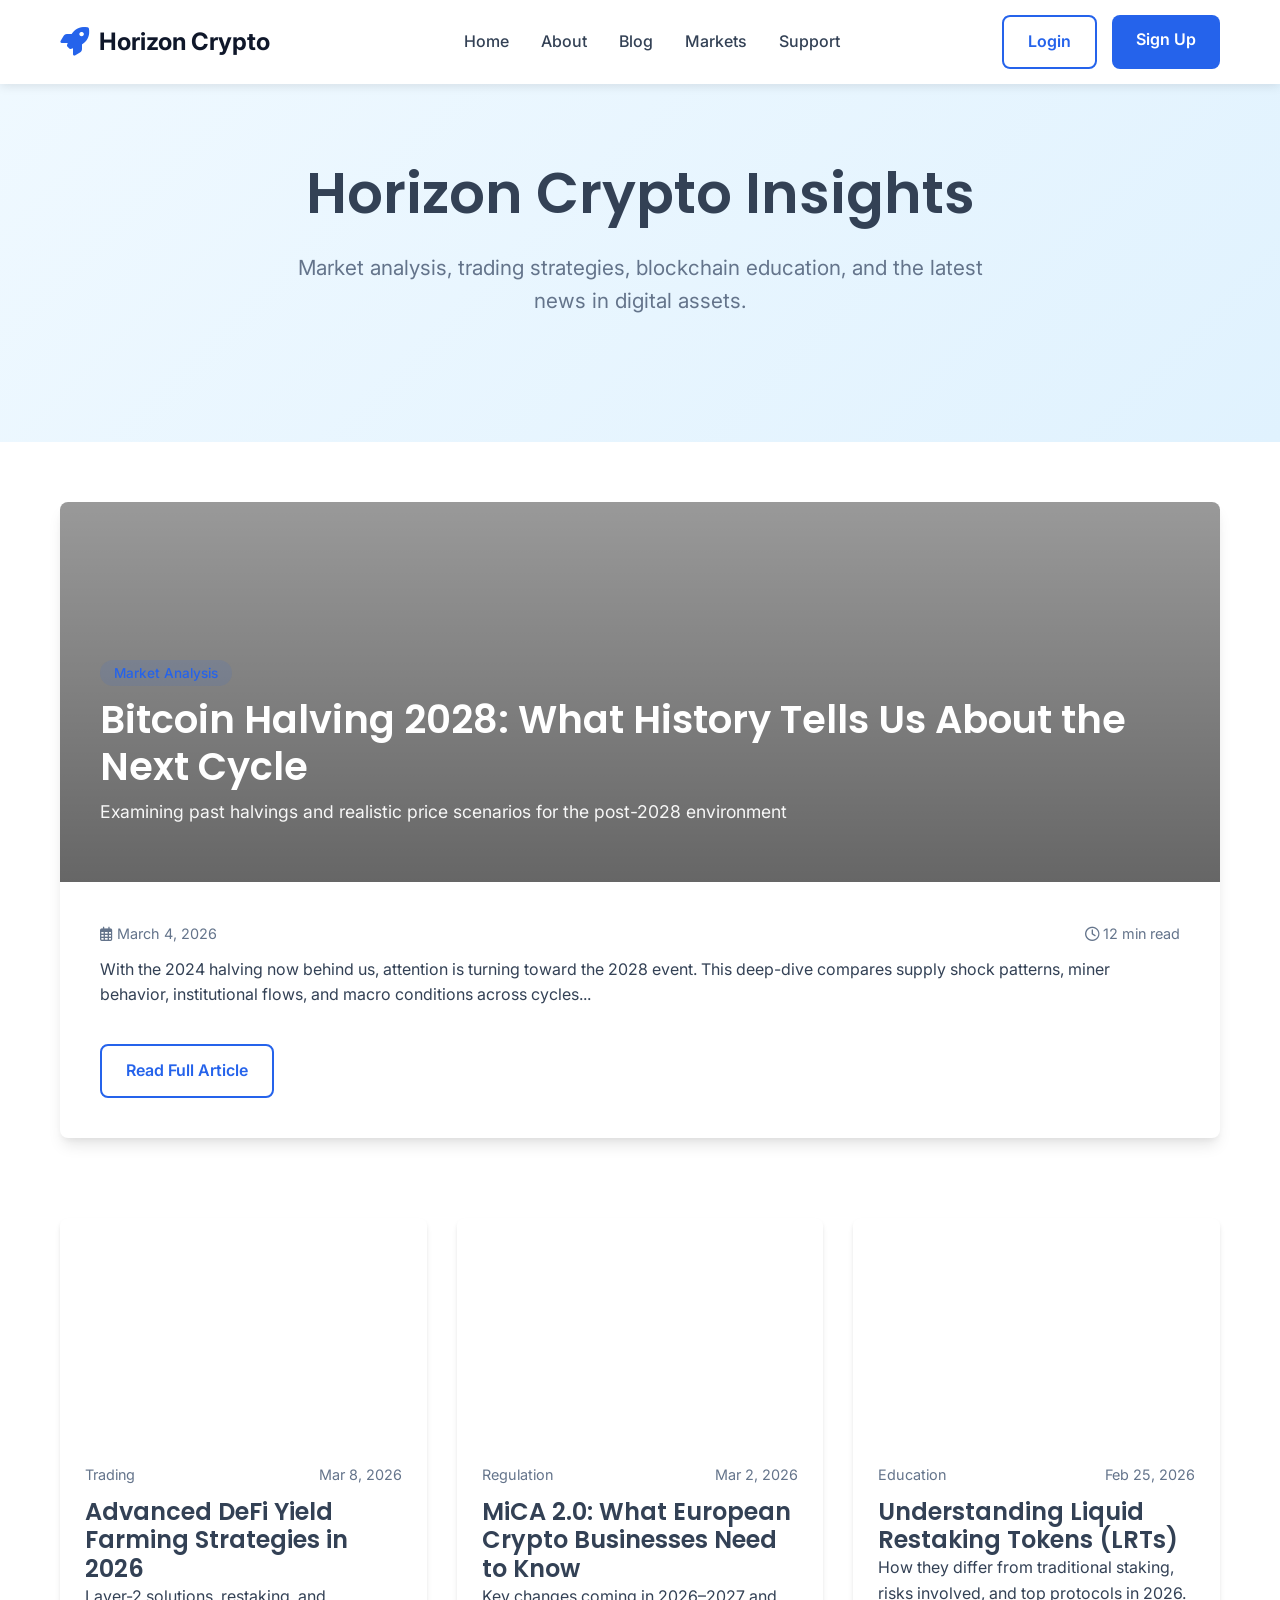
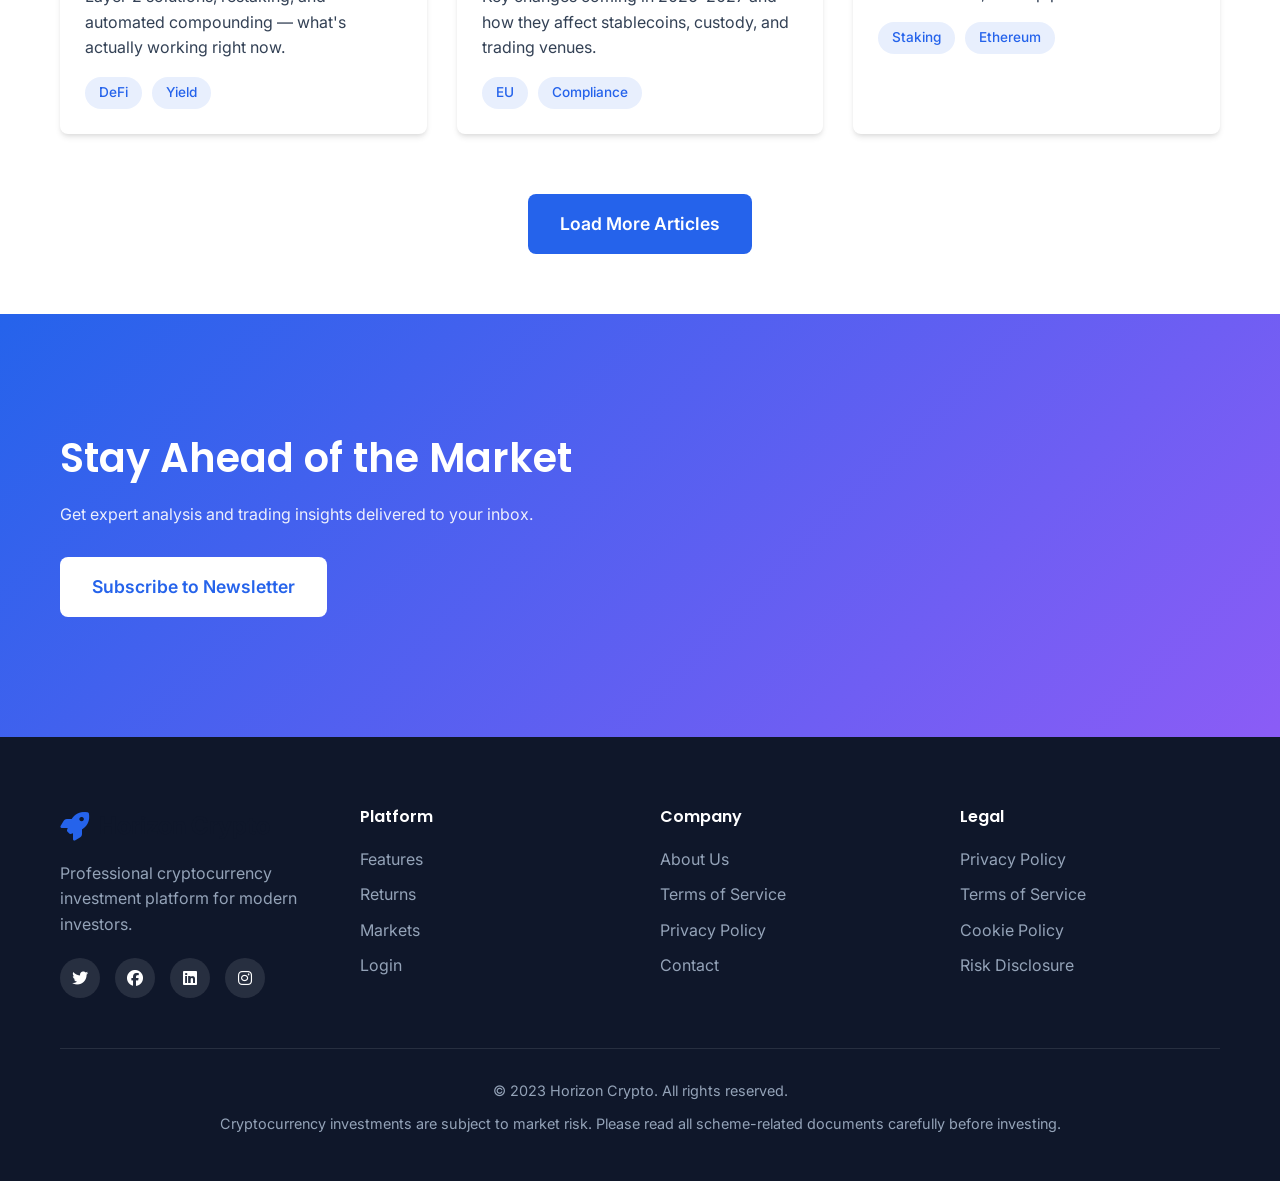
<file: blog.html>
<!DOCTYPE html>
<html lang="en">
<head>
    <meta charset="UTF-8">
    <meta name="viewport" content="width=device-width, initial-scale=1.0">
    <title>Blog - Horizon Crypto Insights</title>
    <link rel="stylesheet" href="./CSS/main.css">
    <link rel="stylesheet" href="https://cdnjs.cloudflare.com/ajax/libs/font-awesome/6.4.0/css/all.min.css">
    <link href="https://fonts.googleapis.com/css2?family=Inter:wght@300;400;500;600;700&family=Poppins:wght@400;500;600;700&display=swap" rel="stylesheet">
    <style>
        .blog-hero {
            padding: 160px 0 100px;
            background: linear-gradient(135deg, #f0f9ff 0%, #e0f2fe 100%);
            text-align: center;
        }
        .featured-post {
            background: white;
            border-radius: var(--radius);
            overflow: hidden;
            box-shadow: var(--shadow-lg);
            margin: 60px 0;
            transition: var(--transition);
        }
        .featured-post:hover {
            transform: translateY(-8px);
        }
        .featured-img {
            height: 380px;
            background: linear-gradient(rgba(0,0,0,0.4), rgba(0,0,0,0.6)), url('https://images.unsplash.com/photo-1639762681485-8b9d4d4c0d0f?w=1200');
            background-size: cover;
            background-position: center;
            display: flex;
            align-items: flex-end;
            padding: 40px;
            color: white;
        }
        .featured-content {
            padding: 40px;
        }
        .blog-grid {
            display: grid;
            grid-template-columns: repeat(auto-fit, minmax(320px, 1fr));
            gap: 30px;
            margin: 80px 0 40px;
        }
        .blog-card {
            background: white;
            border-radius: var(--radius);
            overflow: hidden;
            box-shadow: var(--shadow);
            transition: var(--transition);
        }
        .blog-card:hover {
            transform: translateY(-10px);
            box-shadow: var(--shadow-lg);
        }
        .blog-img {
            height: 220px;
            background-size: cover;
            background-position: center;
        }
        .blog-content {
            padding: 25px;
        }
        .blog-meta {
            display: flex;
            justify-content: space-between;
            font-size: 0.9rem;
            color: var(--text-light);
            margin-bottom: 12px;
        }
        .blog-tags {
            display: flex;
            gap: 10px;
            flex-wrap: wrap;
            margin-top: 15px;
        }
        .tag {
            background: rgba(37,99,235,0.1);
            color: var(--primary-color);
            padding: 5px 14px;
            border-radius: 30px;
            font-size: 0.85rem;
            font-weight: 500;
        }
    </style>
</head>
<body>

    <!-- Navigation -->
    <nav class="navbar">
        <div class="container nav-container">
            <a href="index.html" class="logo">
                <i class="fas fa-rocket"></i>
                <span>Horizon Crypto</span>
            </a>
            <ul class="nav-menu">
                <li><a href="index.html#home">Home</a></li>
                <li><a href="about.html">About</a></li>
                <li><a href="blog.html" class="active">Blog</a></li>
                <li><a href="index.html#markets">Markets</a></li>
                <li><a href="support.html">Support</a></li>
            </ul>
            <div class="nav-buttons">
                <a href="login.html" class="btn btn-outline">Login</a>
                <a href="signup.html" class="btn btn-primary">Sign Up</a>
            </div>
            <div class="hamburger" id="hamburger">
                <span></span><span></span><span></span>
            </div>
        </div>
    </nav>

    <section class="blog-hero">
        <div class="container">
            <h1>Horizon Crypto Insights</h1>
            <p style="font-size: 1.3rem; max-width: 720px; margin: 1.5rem auto; color: var(--text-light);">
                Market analysis, trading strategies, blockchain education, and the latest news in digital assets.
            </p>
        </div>
    </section>

    <div class="container">

        <!-- Featured Post -->
        <article class="featured-post">
            <div class="featured-img">
                <div>
                    <span class="tag">Market Analysis</span>
                    <h2 style="font-size: 2.4rem; margin: 12px 0 8px;">Bitcoin Halving 2028: What History Tells Us About the Next Cycle</h2>
                    <p style="font-size: 1.1rem; opacity: 0.95;">Examining past halvings and realistic price scenarios for the post-2028 environment</p>
                </div>
            </div>
            <div class="featured-content">
                <div class="blog-meta">
                    <span><i class="far fa-calendar-alt"></i> March 4, 2026</span>
                    <span><i class="far fa-clock"></i> 12 min read</span>
                </div>
                <p>With the 2024 halving now behind us, attention is turning toward the 2028 event. This deep-dive compares supply shock patterns, miner behavior, institutional flows, and macro conditions across cycles...</p>
                <a href="#" class="btn btn-outline" style="margin-top: 20px;">Read Full Article</a>
            </div>
        </article>

        <div class="blog-grid">
            <article class="blog-card">
                <div class="blog-img" style="background-image: url('https://images.unsplash.com/photo-1621504450181-5a8c0a0c8f0f?w=800');"></div>
                <div class="blog-content">
                    <div class="blog-meta">
                        <span>Trading</span>
                        <span>Mar 8, 2026</span>
                    </div>
                    <h3>Advanced DeFi Yield Farming Strategies in 2026</h3>
                    <p>Layer-2 solutions, restaking, and automated compounding — what's actually working right now.</p>
                    <div class="blog-tags">
                        <span class="tag">DeFi</span>
                        <span class="tag">Yield</span>
                    </div>
                </div>
            </article>

            <article class="blog-card">
                <div class="blog-img" style="background-image: url('https://images.unsplash.com/photo-1639762681055-57d12e6e5e8e?w=800');"></div>
                <div class="blog-content">
                    <div class="blog-meta">
                        <span>Regulation</span>
                        <span>Mar 2, 2026</span>
                    </div>
                    <h3>MiCA 2.0: What European Crypto Businesses Need to Know</h3>
                    <p>Key changes coming in 2026–2027 and how they affect stablecoins, custody, and trading venues.</p>
                    <div class="blog-tags">
                        <span class="tag">EU</span>
                        <span class="tag">Compliance</span>
                    </div>
                </div>
            </article>

            <article class="blog-card">
                <div class="blog-img" style="background-image: url('https://images.unsplash.com/photo-1639762681485-8b9d4d4c0d0f?w=800');"></div>
                <div class="blog-content">
                    <div class="blog-meta">
                        <span>Education</span>
                        <span>Feb 25, 2026</span>
                    </div>
                    <h3>Understanding Liquid Restaking Tokens (LRTs)</h3>
                    <p>How they differ from traditional staking, risks involved, and top protocols in 2026.</p>
                    <div class="blog-tags">
                        <span class="tag">Staking</span>
                        <span class="tag">Ethereum</span>
                    </div>
                </div>
            </article>
        </div>

        <div style="text-align: center; margin: 60px 0;">
            <a href="#" class="btn btn-primary btn-large">Load More Articles</a>
        </div>

    </div>

    <!-- CTA -->
    <section class="cta" style="padding: 120px 0;">
        <div class="container cta-container">
            <div class="cta-content">
                <h2>Stay Ahead of the Market</h2>
                <p>Get expert analysis and trading insights delivered to your inbox.</p>
                <a href="#" class="btn btn-primary btn-large">Subscribe to Newsletter</a>
            </div>
        </div>
    </section>

    <!-- Footer -->
    <footer class="footer">
        <div class="container">
            <div class="footer-content">
                <div class="footer-section">
                    <a href="index.html" class="logo">
                        <i class="fas fa-rocket"></i>
                        <span>Horizon Crypto</span>
                    </a>
                    <p>Professional cryptocurrency investment platform for modern investors.</p>
                    <div class="social-icons">
                        <a href="#"><i class="fab fa-twitter"></i></a>
                        <a href="#"><i class="fab fa-facebook"></i></a>
                        <a href="#"><i class="fab fa-linkedin"></i></a>
                        <a href="#"><i class="fab fa-instagram"></i></a>
                    </div>
                </div>

                <div class="footer-section">
                    <h4>Platform</h4>
                    <ul>
                        <li><a href="index.html#features">Features</a></li>
                        <li><a href="index.html#returns">Returns</a></li>
                        <li><a href="index.html#markets">Markets</a></li>
                        <li><a href="login.html">Login</a></li>
                    </ul>
                </div>

                <div class="footer-section">
                    <h4>Company</h4>
                    <ul>
                        <li><a href="aboutUs.html">About Us</a></li>
                        <li><a href="terms-of-service.html">Terms of Service</a></li>
                        <li><a href="privacy-policy.html">Privacy Policy</a></li>
                        <li><a href="index.html#contact">Contact</a></li>
                    </ul>
                </div>

                <div class="footer-section">
                    <h4>Legal</h4>
                    <ul>
                        <li><a href="privacy-policy.html">Privacy Policy</a></li>
                        <li><a href="terms-of-service.html">Terms of Service</a></li>
                        <li><a href="cookies.html">Cookie Policy</a></li>
                        <li><a href="riskDisclosure.html">Risk Disclosure</a></li>
                    </ul>
                </div>
            </div>

            <div class="footer-bottom">
                <p>&copy; 2023 Horizon Crypto. All rights reserved.</p>
                <p>Cryptocurrency investments are subject to market risk. Please read all scheme-related documents
                    carefully before investing.</p>
            </div>
        </div>
    </footer>


    <script src="./JAVASCRIPT/main.js"></script>
</body>
</html>
</file>
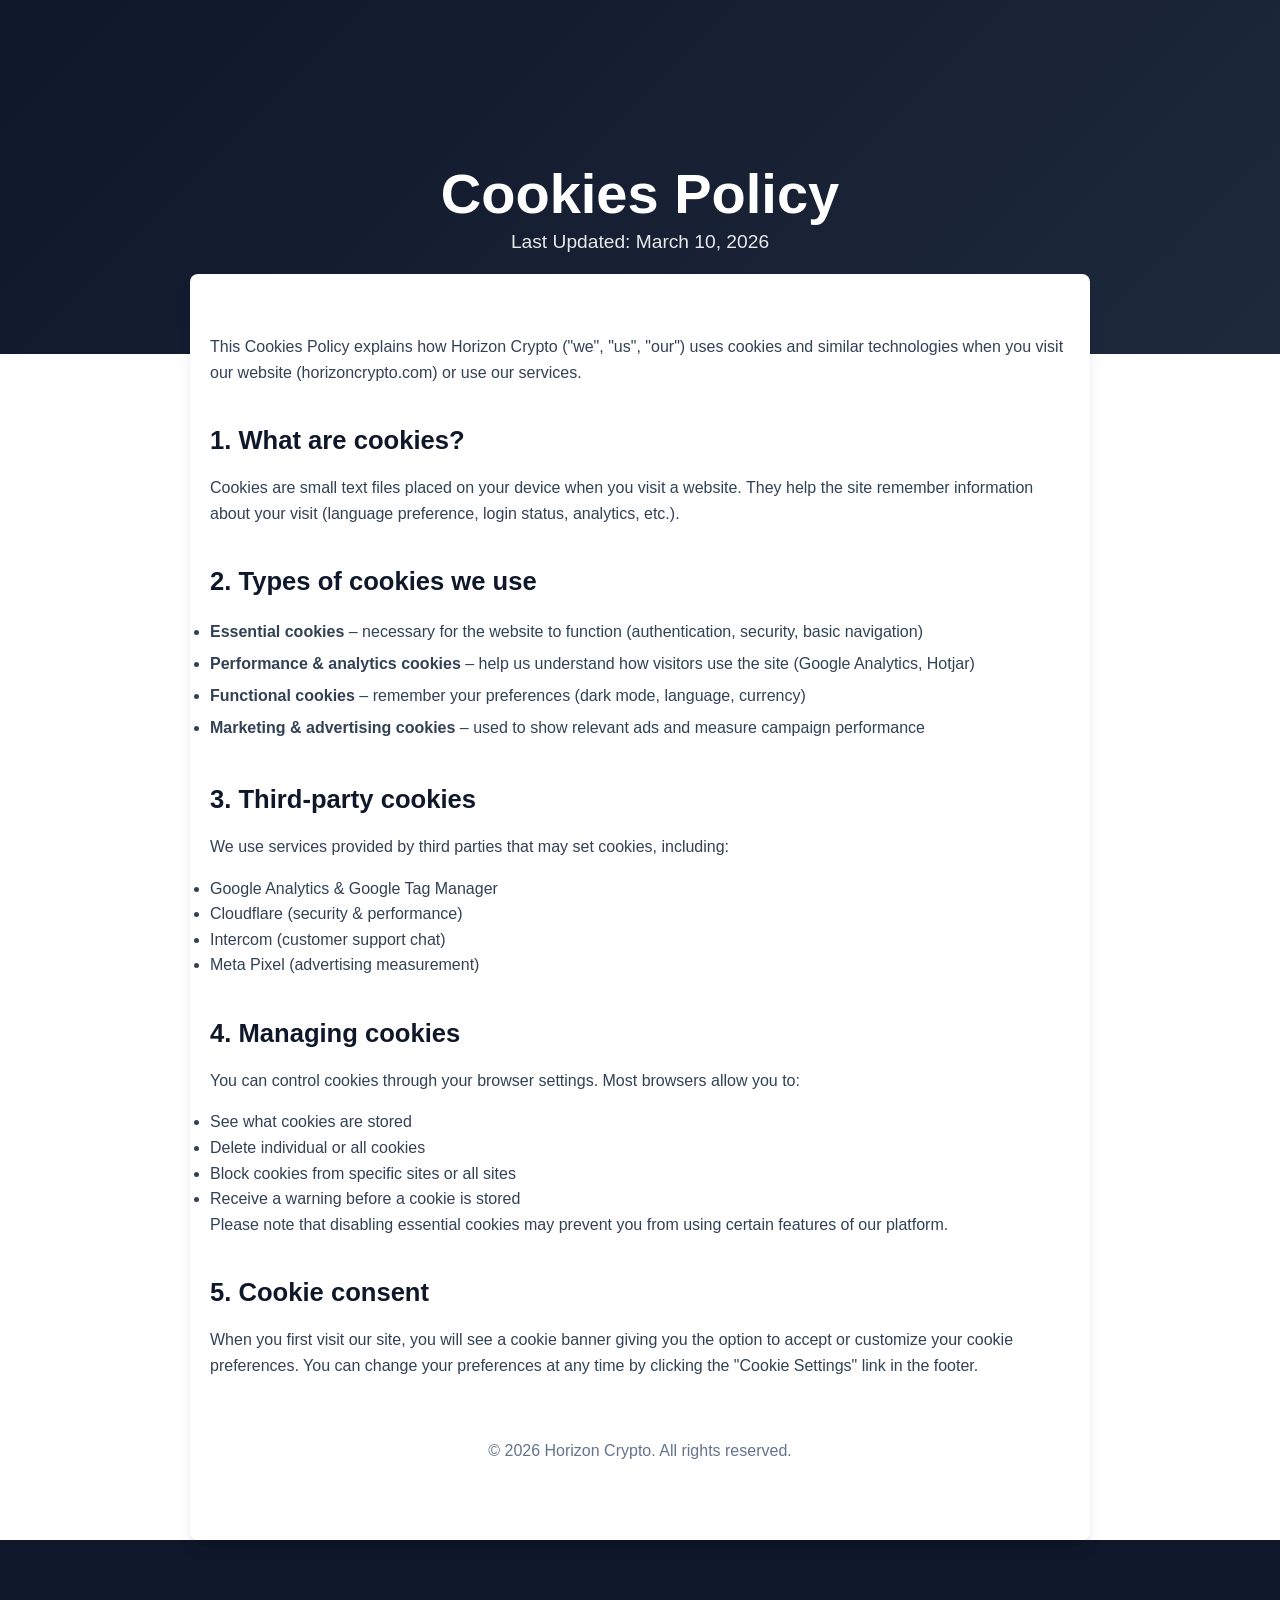
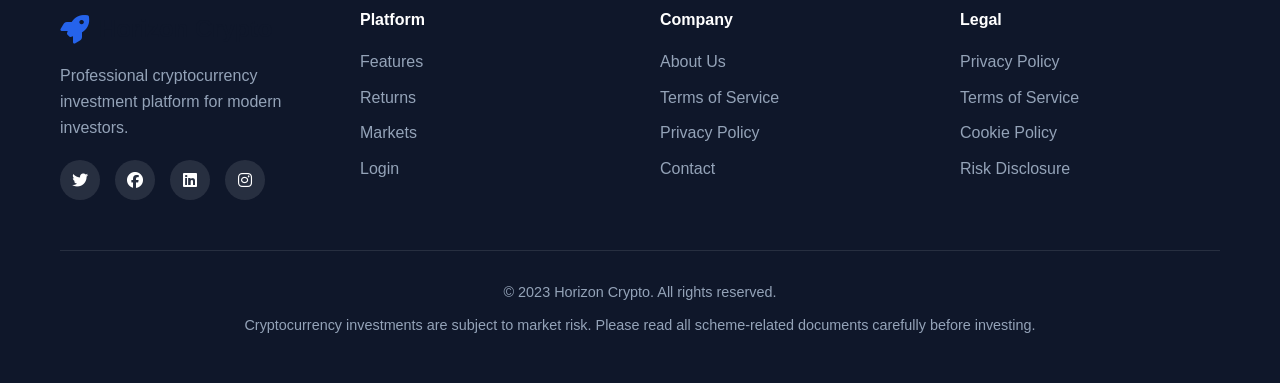
<file: cookies.html>
<!DOCTYPE html>
<html lang="en">

<head>
    <meta charset="UTF-8">
    <meta name="viewport" content="width=device-width, initial-scale=1.0">
    <title>Cookies Policy - Horizon Crypto</title>
    <link rel="stylesheet" href="./CSS/main.css">
    <link rel="stylesheet" href="https://cdnjs.cloudflare.com/ajax/libs/font-awesome/6.4.0/css/all.min.css">
    <style>
        /* Reuse same legal styling as terms.html */
        .legal-hero {
            padding: 160px 0 80px;
            background: linear-gradient(135deg, var(--secondary-color), #1e293b);
            color: white;
            text-align: center;
        }

        .legal-container {
            max-width: 900px;
            margin: 0 auto;
            padding: 60px 20px;
            background: white;
            border-radius: var(--radius);
            box-shadow: var(--shadow-lg);
            margin-top: -80px;
            position: relative;
            z-index: 2;
        }

        .section-title {
            color: var(--secondary-color);
            margin: 2.5rem 0 1.2rem;
            font-size: 1.6rem;
        }
    </style>
</head>

<body>

    <!-- Navigation -->

    <section class="legal-hero">
        <div class="container">
            <h1>Cookies Policy</h1>
            <p style="font-size: 1.2rem; opacity: 0.9;">Last Updated: March 10, 2026</p>
        </div>
    </section>

    <div class="legal-container">

        <p>This Cookies Policy explains how Horizon Crypto ("we", "us", "our") uses cookies and similar technologies
            when you visit our website (horizoncrypto.com) or use our services.</p>

        <h2 class="section-title">1. What are cookies?</h2>
        <p>Cookies are small text files placed on your device when you visit a website. They help the site remember
            information about your visit (language preference, login status, analytics, etc.).</p>

        <h2 class="section-title">2. Types of cookies we use</h2>
        <ul style="line-height: 2; margin: 1.2rem 0;">
            <li><strong>Essential cookies</strong> – necessary for the website to function (authentication, security,
                basic navigation)</li>
            <li><strong>Performance & analytics cookies</strong> – help us understand how visitors use the site (Google
                Analytics, Hotjar)</li>
            <li><strong>Functional cookies</strong> – remember your preferences (dark mode, language, currency)</li>
            <li><strong>Marketing & advertising cookies</strong> – used to show relevant ads and measure campaign
                performance</li>
        </ul>

        <h2 class="section-title">3. Third-party cookies</h2>
        <p>We use services provided by third parties that may set cookies, including:</p>
        <ul>
            <li>Google Analytics & Google Tag Manager</li>
            <li>Cloudflare (security & performance)</li>
            <li>Intercom (customer support chat)</li>
            <li>Meta Pixel (advertising measurement)</li>
        </ul>

        <h2 class="section-title">4. Managing cookies</h2>
        <p>You can control cookies through your browser settings. Most browsers allow you to:</p>
        <ul>
            <li>See what cookies are stored</li>
            <li>Delete individual or all cookies</li>
            <li>Block cookies from specific sites or all sites</li>
            <li>Receive a warning before a cookie is stored</li>
        </ul>
        <p>Please note that disabling essential cookies may prevent you from using certain features of our platform.</p>

        <h2 class="section-title">5. Cookie consent</h2>
        <p>When you first visit our site, you will see a cookie banner giving you the option to accept or customize your
            cookie preferences. You can change your preferences at any time by clicking the "Cookie Settings" link in
            the footer.</p>

        <p style="margin-top: 60px; text-align: center; color: var(--text-light);">
            © 2026 Horizon Crypto. All rights reserved.
        </p>

    </div>

    <!-- Footer -->
    <footer class="footer">
        <div class="container">
            <div class="footer-content">
                <div class="footer-section">
                    <a href="index.html" class="logo">
                        <i class="fas fa-rocket"></i>
                        <span>Horizon Crypto</span>
                    </a>
                    <p>Professional cryptocurrency investment platform for modern investors.</p>
                    <div class="social-icons">
                        <a href="#"><i class="fab fa-twitter"></i></a>
                        <a href="#"><i class="fab fa-facebook"></i></a>
                        <a href="#"><i class="fab fa-linkedin"></i></a>
                        <a href="#"><i class="fab fa-instagram"></i></a>
                    </div>
                </div>

                <div class="footer-section">
                    <h4>Platform</h4>
                    <ul>
                        <li><a href="index.html#features">Features</a></li>
                        <li><a href="index.html#returns">Returns</a></li>
                        <li><a href="index.html#markets">Markets</a></li>
                        <li><a href="login.html">Login</a></li>
                    </ul>
                </div>

                <div class="footer-section">
                    <h4>Company</h4>
                    <ul>
                        <li><a href="aboutUs.html">About Us</a></li>
                        <li><a href="terms-of-service.html">Terms of Service</a></li>
                        <li><a href="privacy-policy.html">Privacy Policy</a></li>
                        <li><a href="index.html#contact">Contact</a></li>
                    </ul>
                </div>

                <div class="footer-section">
                    <h4>Legal</h4>
                    <ul>
                        <li><a href="privacy-policy.html">Privacy Policy</a></li>
                        <li><a href="terms-of-service.html">Terms of Service</a></li>
                        <li><a href="cookies.html">Cookie Policy</a></li>
                        <li><a href="riskDisclosure.html">Risk Disclosure</a></li>
                    </ul>
                </div>
            </div>

            <div class="footer-bottom">
                <p>&copy; 2023 Horizon Crypto. All rights reserved.</p>
                <p>Cryptocurrency investments are subject to market risk. Please read all scheme-related documents
                    carefully before investing.</p>
            </div>
        </div>
    </footer>


    <script src="./JAVASCRIPT/main.js"></script>
</body>

</html>
</file>
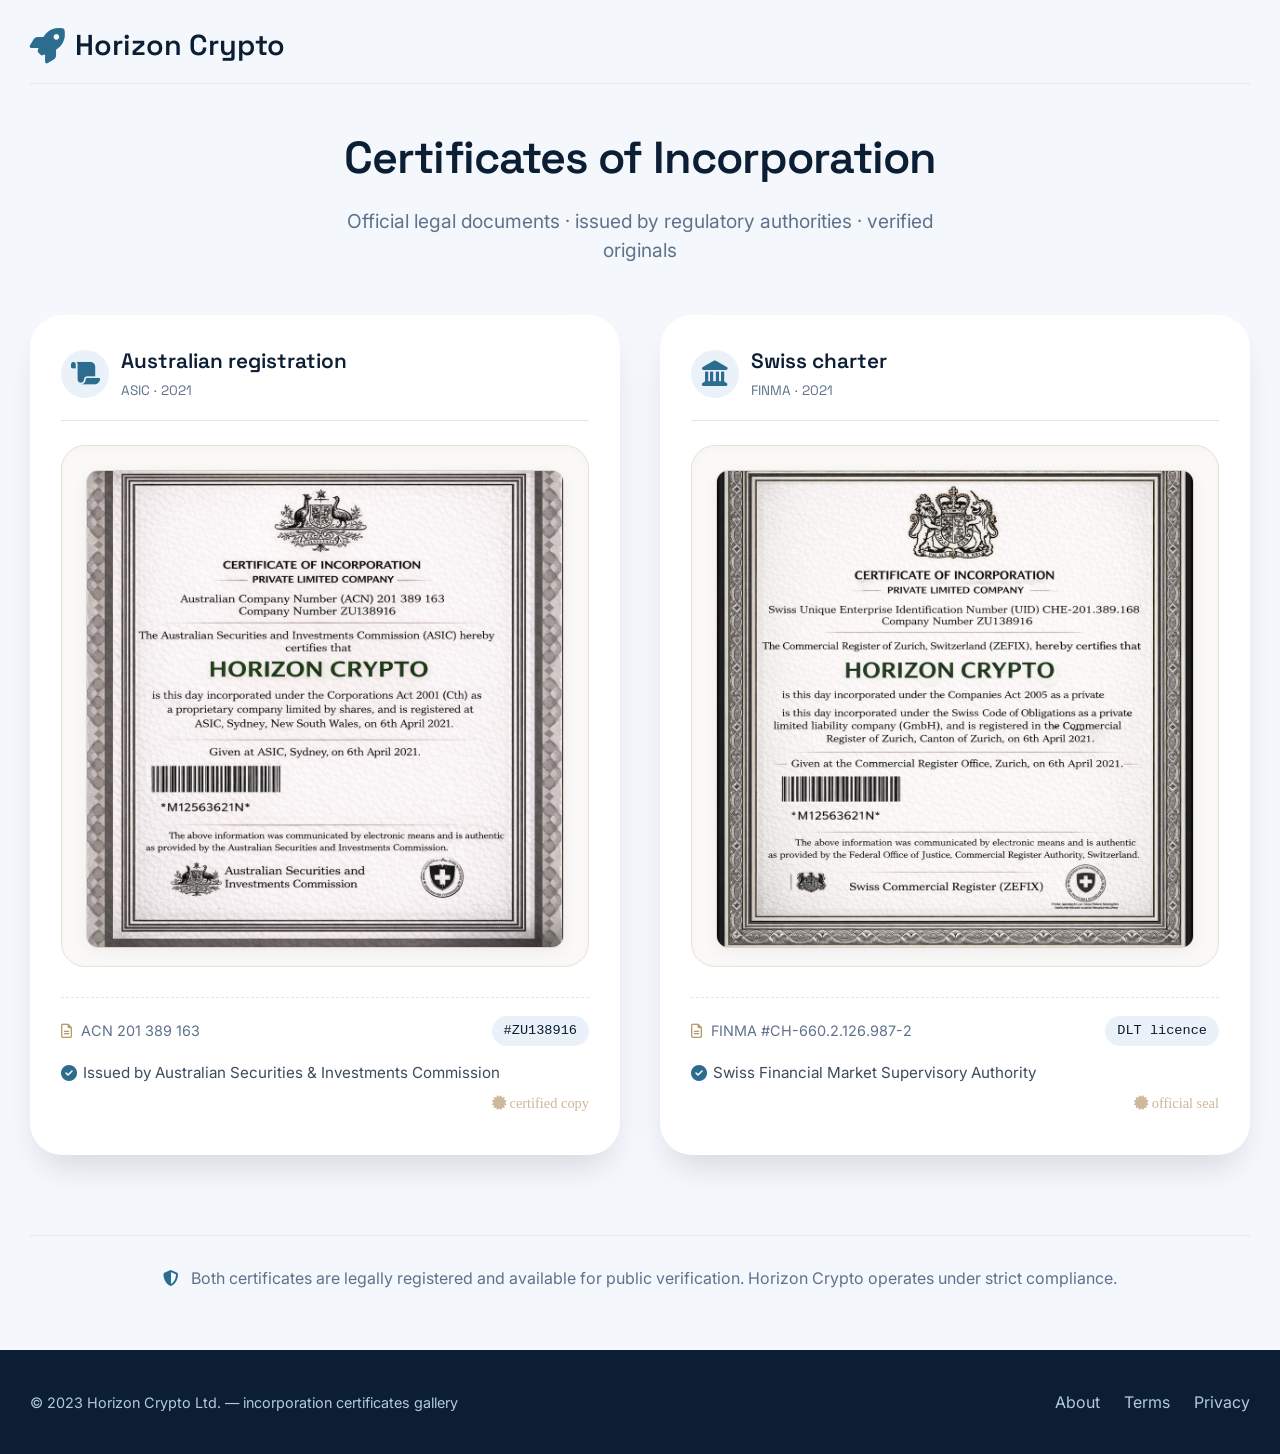
<file: incoporationCert.html>
<!DOCTYPE html>
<html lang="en">
<head>
    <meta charset="UTF-8">
    <meta name="viewport" content="width=device-width, initial-scale=1.0, maximum-scale=1.0, user-scalable=yes, viewport-fit=cover">
    <title>Horizon Crypto · official certificates</title>
    <!-- same refined font stack -->
    <link rel="preconnect" href="https://fonts.googleapis.com">
    <link rel="preconnect" href="https://fonts.gstatic.com" crossorigin>
    <link href="https://fonts.googleapis.com/css2?family=Inter:opsz,wght@14..32,300;14..32,400;14..32,500;14..32,600;14..32,700&family=Space+Grotesk:wght@400;500;600;700&display=swap" rel="stylesheet">
    <!-- Font Awesome 6 (clean icons) -->
    <link rel="stylesheet" href="https://cdnjs.cloudflare.com/ajax/libs/font-awesome/6.4.0/css/all.min.css">
    <style>
        * {
            margin: 0;
            padding: 0;
            box-sizing: border-box;
        }

        :root {
            --bg: #f4f7fb;
            --surface: #ffffff;
            --primary: #0b1e33;        /* deep navy – mature */
            --primary-light: #1e3a5f;
            --accent: #2b6c8f;          /* subtle teal-blue */
            --accent-soft: #eaf1f9;
            --text-primary: #1f2a3a;
            --text-secondary: #3e4b5c;
            --text-muted: #5f728b;
            --border-light: #e0e7f0;
            --card-shadow: 0 20px 35px -12px rgba(0,30,50,0.15);
            --gold: #b89b6e;
        }

        body {
            font-family: 'Inter', sans-serif;
            background: var(--bg);
            color: var(--text-primary);
            line-height: 1.5;
            -webkit-font-smoothing: antialiased;
            -moz-osx-font-smoothing: grayscale;
        }

        .container {
            max-width: 1400px;
            margin: 0 auto;
            padding: 0 30px;
        }

        /* header / nav – subtle, stays in background */
        .cert-nav {
            display: flex;
            align-items: center;
            justify-content: space-between;
            padding: 24px 0 16px;
            border-bottom: 1px solid var(--border-light);
            margin-bottom: 30px;
            flex-wrap: wrap;
            gap: 16px;
        }

        .logo {
            display: flex;
            align-items: center;
            gap: 10px;
            font-family: 'Space Grotesk', sans-serif;
            font-weight: 600;
            font-size: 1.8rem;
            color: var(--primary);
            text-decoration: none;
        }
        .logo i {
            color: var(--accent);
            font-size: 2.2rem;
        }

        .back-link a {
            text-decoration: none;
            color: var(--text-secondary);
            font-weight: 500;
            display: flex;
            align-items: center;
            gap: 8px;
            padding: 10px 18px;
            background: var(--surface);
            border-radius: 60px;
            border: 1px solid var(--border-light);
            transition: 0.2s;
            font-size: 0.95rem;
        }
        .back-link a:hover {
            background: var(--accent-soft);
            border-color: var(--accent);
            color: var(--primary);
        }

        /* page heading */
        .page-header {
            text-align: center;
            margin: 40px 0 30px;
        }
        .page-header h1 {
            font-family: 'Space Grotesk', sans-serif;
            font-size: 2.8rem;
            font-weight: 600;
            color: var(--primary);
            letter-spacing: -0.02em;
        }
        .page-header p {
            font-size: 1.2rem;
            color: var(--text-muted);
            max-width: 650px;
            margin: 16px auto 0;
        }

        /* certificate grid – two columns, elegant spacing */
        .cert-grid {
            display: grid;
            grid-template-columns: repeat(2, 1fr);
            gap: 40px;
            margin: 50px 0 80px;
        }

        /* individual certificate card – museum quality */
        .cert-card {
            background: var(--surface);
            border-radius: 32px;
            box-shadow: var(--card-shadow);
            padding: 30px 30px 40px 30px;
            border: 1px solid rgba(255,255,255,0.6);
            transition: transform 0.25s ease, box-shadow 0.3s;
            display: flex;
            flex-direction: column;
        }
        .cert-card:hover {
            transform: translateY(-6px);
            box-shadow: 0 30px 45px -12px rgba(11,30,51,0.25);
        }

        /* decorative top line / badge */
        .cert-badge {
            display: flex;
            align-items: center;
            gap: 12px;
            margin-bottom: 24px;
            border-bottom: 1px solid var(--border-light);
            padding-bottom: 18px;
        }
        .cert-badge-icon {
            background: var(--accent-soft);
            width: 48px;
            height: 48px;
            border-radius: 50%;
            display: flex;
            align-items: center;
            justify-content: center;
            color: var(--accent);
            font-size: 1.6rem;
        }
        .cert-badge-text {
            font-weight: 600;
            font-size: 1.3rem;
            color: var(--primary);
            font-family: 'Space Grotesk', sans-serif;
        }
        .cert-badge-text small {
            display: block;
            font-weight: 400;
            font-size: 0.85rem;
            color: var(--text-muted);
            margin-top: 4px;
        }

        /* image area – your raw image will go here */
        .cert-image-frame {
            background: #faf9f7;
            border-radius: 24px;
            padding: 24px 24px 18px 24px;
            border: 1px solid #e8e2d4;
            box-shadow: inset 0 2px 8px rgba(0,0,0,0.02);
            margin-bottom: 20px;
            text-align: center;
            transition: background 0.2s;
        }

        /* this is where you'll insert your <img> with actual src */
        .cert-image-frame img {
            max-width: 100%;
            height: auto;
            display: block;
            margin: 0 auto;
            border-radius: 12px;
            box-shadow: 0 4px 16px rgba(0,0,0,0.05);
            border: 1px solid #ddd6c8;
            transition: 0.2s;
        }

        /* fallback style if image is missing (just shows icon) – you can remove once linked */
        .cert-image-frame .img-placeholder {
            font-size: 4rem;
            color: var(--accent);
            opacity: 0.4;
            padding: 30px 0;
        }

        .cert-meta {
            margin-top: 10px;
            display: flex;
            justify-content: space-between;
            align-items: center;
            color: var(--text-muted);
            font-size: 0.9rem;
            border-top: 1px dashed var(--border-light);
            padding-top: 18px;
        }
        .cert-meta .cert-id {
            font-family: monospace;
            background: var(--accent-soft);
            padding: 5px 12px;
            border-radius: 60px;
            color: var(--primary);
            font-weight: 500;
            font-size: 0.85rem;
        }
        .cert-meta i {
            color: var(--gold);
            margin-right: 5px;
        }

        .cert-footer-note {
            margin-top: 16px;
            color: var(--text-secondary);
            font-size: 0.95rem;
            line-height: 1.5;
            display: flex;
            align-items: center;
            gap: 6px;
        }
        .cert-footer-note i {
            color: var(--accent);
            font-size: 1rem;
        }

        /* responsive: stack on mobile */
        @media (max-width: 800px) {
            .cert-grid {
                grid-template-columns: 1fr;
                gap: 30px;
            }
            .page-header h1 {
                font-size: 2.2rem;
            }
            .cert-nav {
                flex-direction: column;
                align-items: flex-start;
            }
        }

        /* subtle seal watermark */
        .cert-seal {
            text-align: right;
            font-family: 'Times New Roman', serif;
            color: var(--gold);
            opacity: 0.7;
            font-size: 0.9rem;
            margin-top: 8px;
        }

        /* extra polish */
        hr {
            border: none;
            border-top: 1px solid var(--border-light);
            margin: 20px 0;
        }
    </style>
</head>
<body>

    <!-- simple navigation (keeps context) -->
    <div class="container">
        <div class="cert-nav">
            <a href="index.html" class="logo">
                <i class="fas fa-rocket"></i>
                <span>Horizon Crypto</span>
            </a>
            <!--<div class="back-link">
                <a href="about.html"><i class="fas fa-arrow-left"></i> back to about us</a>
            </div>-->
        </div>
    </div>

    <!-- page introduction -->
    <div class="container">
        <div class="page-header">
            <h1>Certificates of Incorporation</h1>
            <p>Official legal documents · issued by regulatory authorities · verified originals</p>
        </div>
    </div>

    <!-- CERTIFICATE GALLERY – TWO CERTIFICATES SIDE BY SIDE (image src ready) -->
    <div class="container">
        <div class="cert-grid">
            
            <!-- certificate 1 – Australia (as per australiaIncoporation.jpg) -->
            <div class="cert-card">
                <div class="cert-badge">
                    <div class="cert-badge-icon"><i class="fas fa-scroll"></i></div>
                    <div class="cert-badge-text">Australian registration <small>ASIC · 2021</small></div>
                </div>

                <!-- ****************** IMAGE PLACEHOLDER 1 ****************** -->
                <!-- REPLACE THE src="..." WITH YOUR RAW IMAGE LINK (AUSTRALIA) -->
                <div class="cert-image-frame">
                    <img src="./australiaIncoporation.jpg" 
                         alt="Australian Certificate of Incorporation – Horizon Crypto"
                         loading="lazy"
                         style="width:100%; max-width:600px; background:#fff;">
                    <!-- instruction: replace the above src with your australia certificate image URL.
                         example: <img src="https://yourdomain.com/images/australiaIncoporation.jpg" ...> -->
                </div>
                <!-- ********************************************************* -->

                <div class="cert-meta">
                    <span><i class="far fa-file-alt"></i> ACN 201 389 163</span>
                    <span class="cert-id">#ZU138916</span>
                </div>
                <div class="cert-footer-note">
                    <i class="fas fa-check-circle" style="color:#2b6c8f;"></i> Issued by Australian Securities & Investments Commission
                </div>
                <div class="cert-seal">
                    <i class="fas fa-certificate"></i> certified copy
                </div>
            </div>

            <!-- certificate 2 – second incorporation (e.g. Switzerland / UK / other) -->
            <div class="cert-card">
                <div class="cert-badge">
                    <div class="cert-badge-icon"><i class="fas fa-landmark"></i></div>
                    <div class="cert-badge-text">Swiss charter <small>FINMA · 2021</small></div>
                </div>

                <!-- ****************** IMAGE PLACEHOLDER 2 ****************** -->
                <!-- REPLACE THE src="..." WITH YOUR SECOND CERTIFICATE RAW IMAGE -->
                <div class="cert-image-frame">
                    <img src="./swissIncoporation.jpg" 
                         alt="Swiss Certificate of Incorporation – Horizon Crypto"
                         loading="lazy"
                         style="width:100%; max-width:600px; background:#fff;">
                    <!-- instruction: replace the above src with your second certificate (e.g. switzerland, brazil, england) -->
                </div>
                <!-- ********************************************************* -->

                <div class="cert-meta">
                    <span><i class="far fa-file-alt"></i> FINMA #CH-660.2.126.987-2</span>
                    <span class="cert-id">DLT licence</span>
                </div>
                <div class="cert-footer-note">
                    <i class="fas fa-check-circle" style="color:#2b6c8f;"></i> Swiss Financial Market Supervisory Authority
                </div>
                <div class="cert-seal">
                    <i class="fas fa-certificate"></i> official seal
                </div>
            </div>
        </div>

        <!-- additional description line (optional, adds maturity) -->
        <div style="text-align: center; margin: 40px 0 60px; color: var(--text-muted); border-top: 1px solid var(--border-light); padding-top: 30px;">
            <i class="fas fa-shield-alt" style="margin-right: 8px; color: var(--accent);"></i> 
            Both certificates are legally registered and available for public verification. Horizon Crypto operates under strict compliance.
        </div>
    </div>

    <!-- simple footer (clean, no overload) -->
    <div style="background: var(--primary); color: #b4c9de; padding: 40px 0;">
        <div class="container" style="display: flex; justify-content: space-between; align-items: center; flex-wrap: wrap; gap: 20px;">
            <span style="font-size: 0.9rem;">© 2023 Horizon Crypto Ltd. — incorporation certificates gallery</span>
            <span style="display: flex; gap: 24px;">
                <a href="aboutUs.html" style="color: #b4c9de; text-decoration: none;">About</a>
                <a href="terms-of-service.html" style="color: #b4c9de; text-decoration: none;">Terms</a>
                <a href="privacy-policy.html" style="color: #b4c9de; text-decoration: none;">Privacy</a>
            </span>
        </div>
    </div>

    <script>
        document.addEventListener('DOMContentLoaded', function () {
            const hamburger = document.getElementById('hamburger');
            const navMenu = document.querySelector('.nav-menu');
            if (hamburger && navMenu) {
                hamburger.addEventListener('click', () => {
                    navMenu.style.display = (navMenu.style.display === 'flex') ? 'none' : 'flex';
                    if (navMenu.style.display === 'flex') {
                        navMenu.style.flexDirection = 'column';
                        navMenu.style.position = 'absolute';
                        navMenu.style.top = '70px';
                        navMenu.style.left = '0';
                        navMenu.style.width = '100%';
                        navMenu.style.background = 'white';
                        navMenu.style.padding = '30px';
                        navMenu.style.boxShadow = 'var(--card-shadow)';
                    }
                });
            }
        });
    </script>
</body>
</html>
</file>
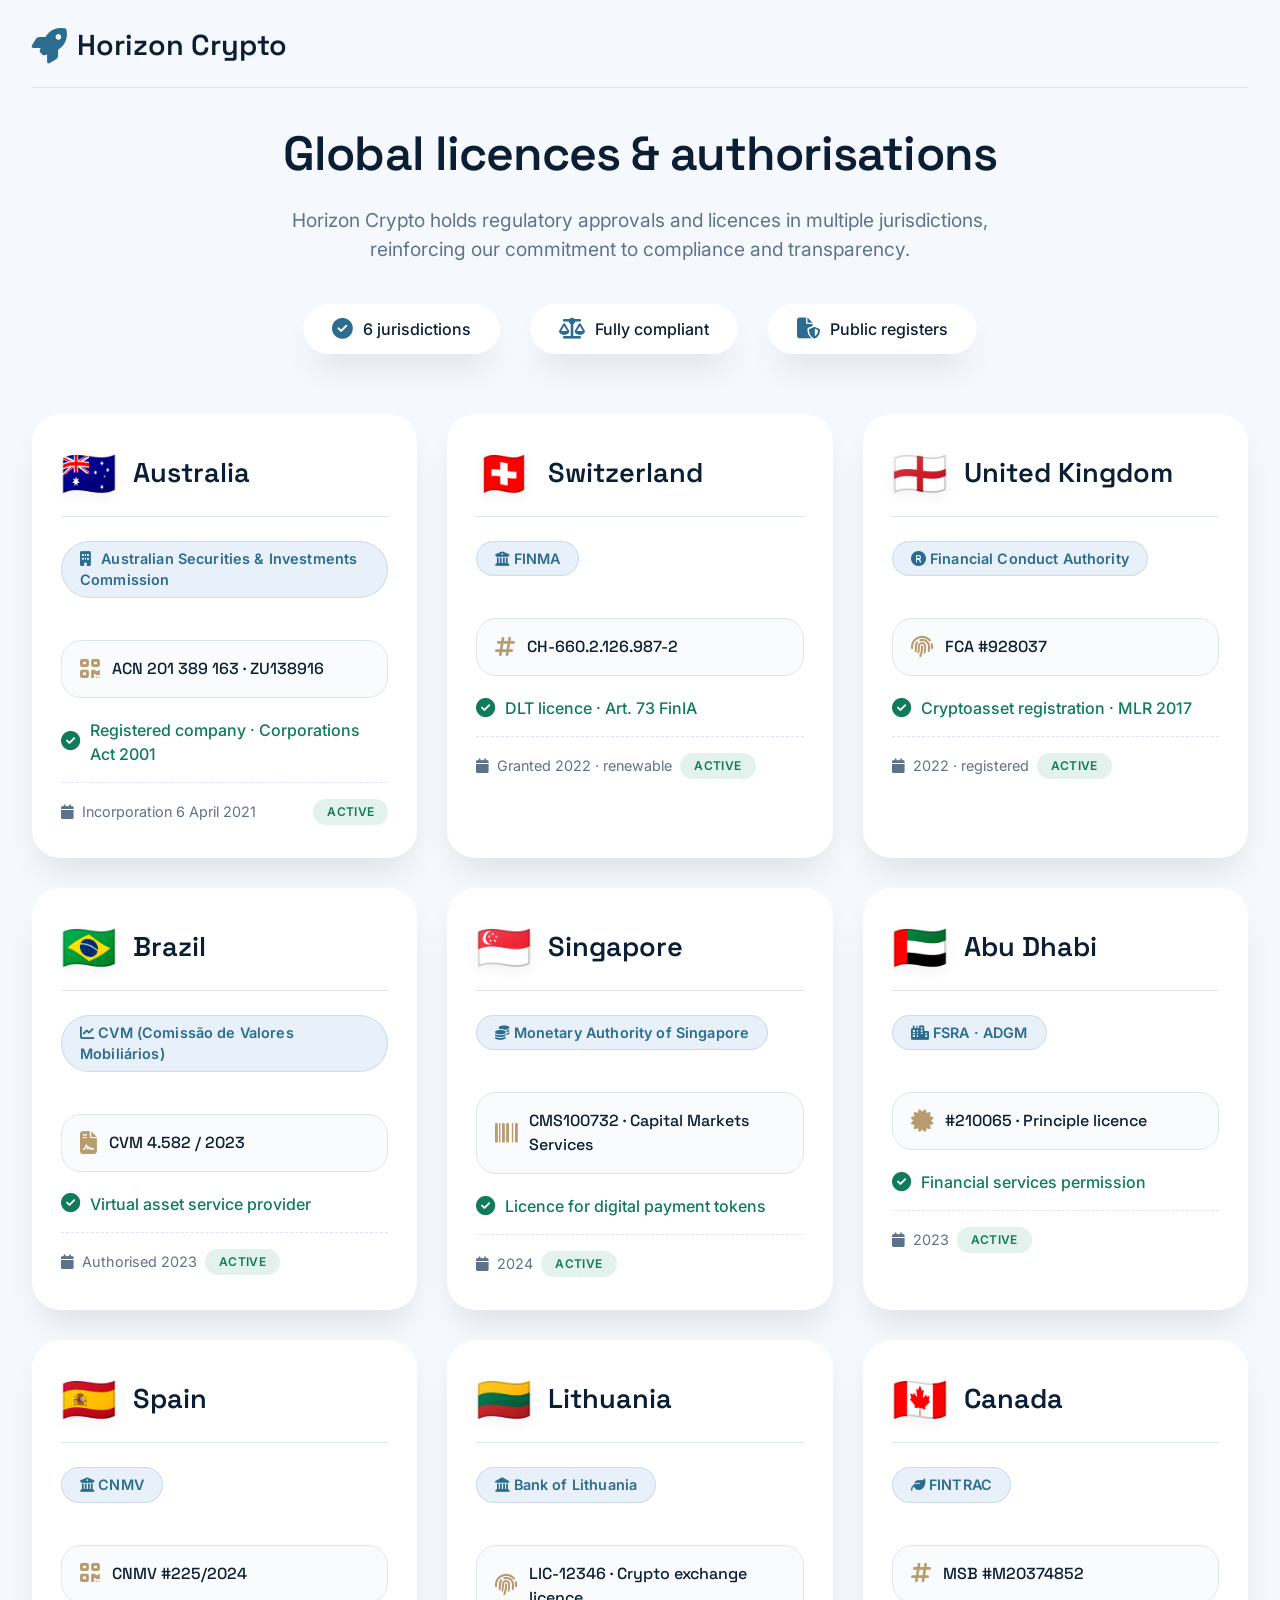
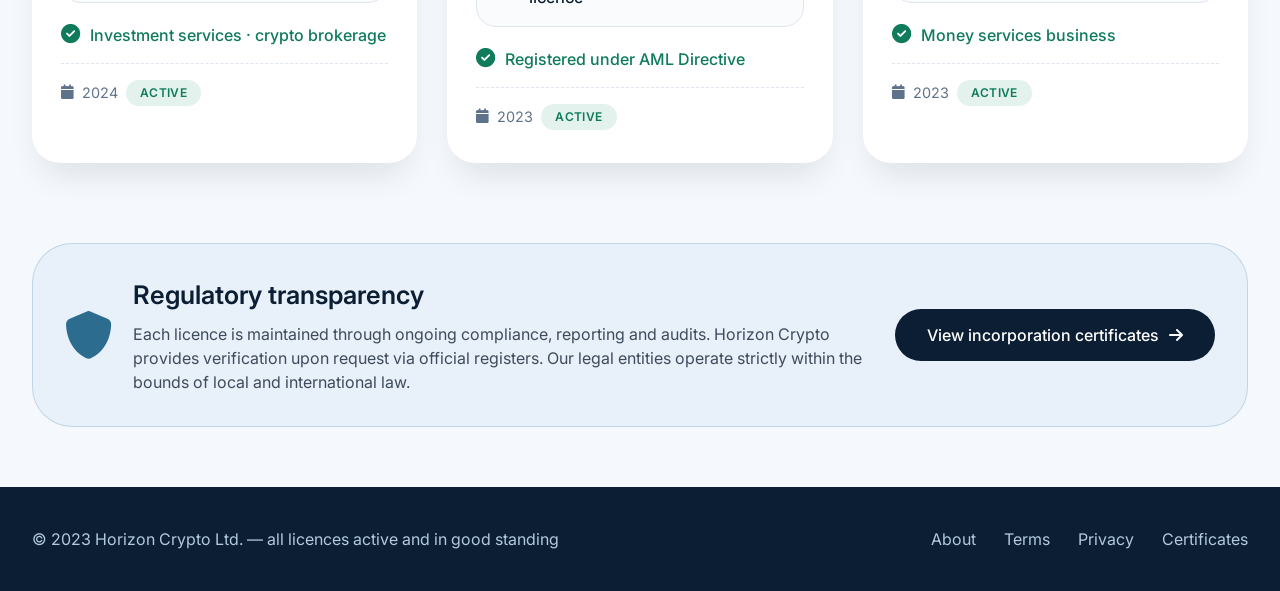
<file: license.html>
<!DOCTYPE html>
<html lang="en">

<head>
    <meta charset="UTF-8">
    <meta name="viewport" content="width=device-width, initial-scale=1.0, maximum-scale=1.0, user-scalable=yes">
    <title>Horizon Crypto · global licences & regulatory approvals</title>
    <!-- professional font stack & icons -->
    <link rel="preconnect" href="https://fonts.googleapis.com">
    <link rel="preconnect" href="https://fonts.gstatic.com" crossorigin>
    <link
        href="https://fonts.googleapis.com/css2?family=Inter:opsz,wght@14..32,300;14..32,400;14..32,500;14..32,600;14..32,700&family=Space+Grotesk:wght@400;500;600;700&display=swap"
        rel="stylesheet">
    <link rel="stylesheet" href="https://cdnjs.cloudflare.com/ajax/libs/font-awesome/6.4.0/css/all.min.css">
    <style>
        * {
            margin: 0;
            padding: 0;
            box-sizing: border-box;
        }

        :root {
            --bg: #f5f8fc;
            --surface: #ffffff;
            --primary: #0b1e33;
            /* deep navy – authoritative */
            --primary-light: #1e3a5f;
            --accent: #2b6c8f;
            /* confident teal-blue */
            --accent-soft: #e8f0f9;
            --text-primary: #1f2a3a;
            --text-secondary: #3e4b5c;
            --text-muted: #5f728b;
            --border-light: #dde5ef;
            --card-shadow: 0 20px 35px -12px rgba(11, 30, 51, 0.12);
            --hover-shadow: 0 25px 45px -12px rgba(11, 30, 51, 0.2);
            --gold: #b89b6e;
            --green-accent: #0f7b5a;
        }

        body {
            font-family: 'Inter', sans-serif;
            background: var(--bg);
            color: var(--text-primary);
            line-height: 1.5;
            -webkit-font-smoothing: antialiased;
        }

        .container {
            max-width: 1400px;
            margin: 0 auto;
            padding: 0 32px;
        }

        /* navigation – consistent with certificate page */
        .licence-nav {
            display: flex;
            align-items: center;
            justify-content: space-between;
            padding: 24px 0 20px;
            border-bottom: 1px solid var(--border-light);
            margin-bottom: 30px;
            flex-wrap: wrap;
            gap: 18px;
        }

        .logo {
            display: flex;
            align-items: center;
            gap: 10px;
            font-family: 'Space Grotesk', sans-serif;
            font-weight: 600;
            font-size: 1.8rem;
            color: var(--primary);
            text-decoration: none;
        }

        .logo i {
            color: var(--accent);
            font-size: 2.2rem;
        }

        .back-link a {
            text-decoration: none;
            color: var(--text-secondary);
            font-weight: 500;
            display: flex;
            align-items: center;
            gap: 8px;
            padding: 10px 20px;
            background: var(--surface);
            border-radius: 60px;
            border: 1px solid var(--border-light);
            transition: 0.2s;
            font-size: 0.95rem;
        }

        .back-link a:hover {
            background: var(--accent-soft);
            border-color: var(--accent);
            color: var(--primary);
        }

        /* page header */
        .page-header {
            text-align: center;
            margin: 30px 0 20px;
        }

        .page-header h1 {
            font-family: 'Space Grotesk', sans-serif;
            font-size: 3rem;
            font-weight: 600;
            color: var(--primary);
            letter-spacing: -0.02em;
        }

        .page-header p {
            font-size: 1.2rem;
            color: var(--text-muted);
            max-width: 750px;
            margin: 16px auto 0;
        }

        .header-quick-summary {
            display: flex;
            flex-wrap: wrap;
            justify-content: center;
            gap: 30px;
            margin: 40px 0 20px;
        }

        .summary-item {
            background: var(--surface);
            border-radius: 60px;
            padding: 12px 28px;
            font-weight: 500;
            box-shadow: var(--card-shadow);
            border: 1px solid #fff;
            display: flex;
            align-items: center;
            gap: 10px;
            color: var(--primary);
        }

        .summary-item i {
            color: var(--accent);
            font-size: 1.3rem;
        }

        /* main licence grid – professional, symmetric */
        .licence-grid {
            display: grid;
            grid-template-columns: repeat(3, 1fr);
            gap: 30px;
            margin: 60px 0 80px;
        }

        /* licence card – mature, subtle, trustworthy */
        .licence-card {
            background: var(--surface);
            border-radius: 28px;
            box-shadow: var(--card-shadow);
            padding: 36px 28px 32px;
            border: 1px solid rgba(255, 255, 255, 0.6);
            transition: transform 0.2s, box-shadow 0.3s;
            display: flex;
            flex-direction: column;
        }

        .licence-card:hover {
            transform: translateY(-5px);
            box-shadow: var(--hover-shadow);
        }

        .card-header {
            display: flex;
            align-items: center;
            gap: 16px;
            margin-bottom: 24px;
            border-bottom: 1px solid var(--border-light);
            padding-bottom: 20px;
        }

        .flag-icon {
            font-size: 2.8rem;
            line-height: 1;
            filter: drop-shadow(0 4px 6px rgba(0, 0, 0, 0.05));
        }

        .card-header h2 {
            font-size: 1.7rem;
            font-weight: 600;
            font-family: 'Space Grotesk', sans-serif;
            color: var(--primary);
        }

        .reg-body {
            flex: 1;
        }

        .reg-authority {
            display: inline-block;
            background: var(--accent-soft);
            padding: 6px 18px;
            border-radius: 60px;
            font-weight: 600;
            font-size: 0.9rem;
            color: var(--accent);
            letter-spacing: 0.01em;
            margin-bottom: 22px;
            border: 1px solid rgba(43, 108, 143, 0.15);
        }

        .reg-ref {
            background: #fafbfc;
            border-radius: 20px;
            padding: 16px 18px;
            margin: 20px 0;
            border: 1px solid var(--border-light);
            font-family: 'Space Grotesk', monospace;
            font-weight: 500;
            word-break: break-word;
            font-size: 1rem;
            display: flex;
            align-items: center;
            gap: 12px;
        }

        .reg-ref i {
            color: var(--gold);
            font-size: 1.4rem;
        }

        .reg-ref span {
            color: var(--primary);
        }

        .reg-status {
            display: flex;
            align-items: center;
            gap: 10px;
            margin: 16px 0 10px;
            color: var(--green-accent);
            font-weight: 500;
        }

        .reg-status i {
            font-size: 1.2rem;
        }

        .reg-footnote {
            font-size: 0.9rem;
            color: var(--text-muted);
            margin-top: 16px;
            border-top: 1px dashed var(--border-light);
            padding-top: 16px;
            display: flex;
            gap: 8px;
            align-items: center;
        }

        /* extra badge for active */
        .active-badge {
            background: #e3f2ed;
            color: #0f7b5a;
            border-radius: 40px;
            padding: 4px 14px;
            font-weight: 600;
            font-size: 0.75rem;
            letter-spacing: 0.03em;
            text-transform: uppercase;
        }

        /* responsive */
        @media (max-width: 1000px) {
            .licence-grid {
                grid-template-columns: repeat(2, 1fr);
            }
        }

        @media (max-width: 650px) {
            .licence-grid {
                grid-template-columns: 1fr;
            }

            .page-header h1 {
                font-size: 2.4rem;
            }

            .licence-nav {
                flex-direction: column;
                align-items: flex-start;
            }
        }

        /* footer minimal */
        .legal-footer {
            background: var(--primary);
            color: #b4c9de;
            padding: 40px 0;
            margin-top: 40px;
        }

        .legal-footer .container {
            display: flex;
            justify-content: space-between;
            align-items: center;
            flex-wrap: wrap;
            gap: 20px;
        }

        .legal-footer a {
            color: #b4c9de;
            text-decoration: none;
            margin-left: 24px;
        }

        .legal-footer a:hover {
            color: white;
        }

        .seal {
            text-align: right;
            opacity: 0.7;
        }
    </style>
</head>

<body>

    <!-- consistent navigation -->
    <div class="container">
        <div class="licence-nav">
            <a href="index.html" class="logo">
                <i class="fas fa-rocket"></i>
                <span>Horizon Crypto</span>
            </a>
            <!--<div class="back-link">
                <a href="aboutUs.html"><i class="fas fa-arrow-left"></i> back to about us</a>
            </div>-->
        </div>
    </div>

    <!-- page header with quick stats -->
    <div class="container">
        <div class="page-header">
            <h1>Global licences & authorisations</h1>
            <p>Horizon Crypto holds regulatory approvals and licences in multiple jurisdictions, reinforcing our
                commitment to compliance and transparency.</p>
        </div>
        <div class="header-quick-summary">
            <div class="summary-item"><i class="fas fa-check-circle"></i> 6 jurisdictions</div>
            <div class="summary-item"><i class="fas fa-scale-balanced"></i> Fully compliant</div>
            <div class="summary-item"><i class="fas fa-file-shield"></i> Public registers</div>
        </div>
    </div>

    <!-- MAIN LICENCE GRID – each card = one country / authority -->
    <div class="container">
        <div class="licence-grid">

            <!-- 1. Australia (ASIC) – incorporates the ACN from your certificate -->
            <div class="licence-card">
                <div class="card-header">
                    <span class="flag-icon">🇦🇺</span>
                    <h2>Australia</h2>
                </div>
                <div class="reg-body">
                    <div class="reg-authority"><i class="fas fa-building" style="margin-right: 6px;"></i> Australian
                        Securities & Investments Commission</div>
                    <div class="reg-ref">
                        <i class="fas fa-qrcode"></i>
                        <span>ACN 201 389 163 · ZU138916</span>
                    </div>
                    <div class="reg-status"><i class="fas fa-circle-check"></i> Registered company · Corporations Act
                        2001</div>
                    <div class="reg-footnote">
                        <i class="fas fa-calendar"></i> Incorporation 6 April 2021
                        <span class="active-badge" style="margin-left: auto;">ACTIVE</span>
                    </div>
                </div>
            </div>

            <!-- 2. Switzerland FINMA -->
            <div class="licence-card">
                <div class="card-header">
                    <span class="flag-icon">🇨🇭</span>
                    <h2>Switzerland</h2>
                </div>
                <div class="reg-body">
                    <div class="reg-authority"><i class="fas fa-university"></i> FINMA</div>
                    <div class="reg-ref">
                        <i class="fas fa-hashtag"></i>
                        <span>CH-660.2.126.987-2</span>
                    </div>
                    <div class="reg-status"><i class="fas fa-circle-check"></i> DLT licence · Art. 73 FinIA</div>
                    <div class="reg-footnote">
                        <i class="fas fa-calendar"></i> Granted 2022 · renewable
                        <span class="active-badge">ACTIVE</span>
                    </div>
                </div>
            </div>

            <!-- 3. United Kingdom (FCA) -->
            <div class="licence-card">
                <div class="card-header">
                    <span class="flag-icon">🏴󠁧󠁢󠁥󠁮󠁧󠁿</span>
                    <h2>United Kingdom</h2>
                </div>
                <div class="reg-body">
                    <div class="reg-authority"><i class="fas fa-registered"></i> Financial Conduct Authority</div>
                    <div class="reg-ref">
                        <i class="fas fa-fingerprint"></i>
                        <span>FCA #928037</span>
                    </div>
                    <div class="reg-status"><i class="fas fa-circle-check"></i> Cryptoasset registration · MLR 2017
                    </div>
                    <div class="reg-footnote">
                        <i class="fas fa-calendar"></i> 2022 · registered
                        <span class="active-badge">ACTIVE</span>
                    </div>
                </div>
            </div>

            <!-- 4. Brazil CVM -->
            <div class="licence-card">
                <div class="card-header">
                    <span class="flag-icon">🇧🇷</span>
                    <h2>Brazil</h2>
                </div>
                <div class="reg-body">
                    <div class="reg-authority"><i class="fas fa-chart-line"></i> CVM (Comissão de Valores Mobiliários)
                    </div>
                    <div class="reg-ref">
                        <i class="fas fa-file-contract"></i>
                        <span>CVM 4.582 / 2023</span>
                    </div>
                    <div class="reg-status"><i class="fas fa-circle-check"></i> Virtual asset service provider</div>
                    <div class="reg-footnote">
                        <i class="fas fa-calendar"></i> Authorised 2023
                        <span class="active-badge">ACTIVE</span>
                    </div>
                </div>
            </div>

            <!-- 5. Singapore MAS -->
            <div class="licence-card">
                <div class="card-header">
                    <span class="flag-icon">🇸🇬</span>
                    <h2>Singapore</h2>
                </div>
                <div class="reg-body">
                    <div class="reg-authority"><i class="fas fa-coins"></i> Monetary Authority of Singapore</div>
                    <div class="reg-ref">
                        <i class="fas fa-barcode"></i>
                        <span>CMS100732 · Capital Markets Services</span>
                    </div>
                    <div class="reg-status"><i class="fas fa-circle-check"></i> Licence for digital payment tokens</div>
                    <div class="reg-footnote">
                        <i class="fas fa-calendar"></i> 2024
                        <span class="active-badge">ACTIVE</span>
                    </div>
                </div>
            </div>

            <!-- 6. Abu Dhabi (ADGM) -->
            <div class="licence-card">
                <div class="card-header">
                    <span class="flag-icon">🇦🇪</span>
                    <h2>Abu Dhabi</h2>
                </div>
                <div class="reg-body">
                    <div class="reg-authority"><i class="fas fa-city"></i> FSRA · ADGM</div>
                    <div class="reg-ref">
                        <i class="fas fa-certificate"></i>
                        <span>#210065 · Principle licence</span>
                    </div>
                    <div class="reg-status"><i class="fas fa-circle-check"></i> Financial services permission</div>
                    <div class="reg-footnote">
                        <i class="fas fa-calendar"></i> 2023
                        <span class="active-badge">ACTIVE</span>
                    </div>
                </div>
            </div>

            <!-- 7. Spain CNMV – (extra to reinforce global reach) -->
            <div class="licence-card">
                <div class="card-header">
                    <span class="flag-icon">🇪🇸</span>
                    <h2>Spain</h2>
                </div>
                <div class="reg-body">
                    <div class="reg-authority"><i class="fas fa-bank"></i> CNMV</div>
                    <div class="reg-ref">
                        <i class="fas fa-qrcode"></i>
                        <span>CNMV #225/2024</span>
                    </div>
                    <div class="reg-status"><i class="fas fa-circle-check"></i> Investment services · crypto brokerage
                    </div>
                    <div class="reg-footnote">
                        <i class="fas fa-calendar"></i> 2024
                        <span class="active-badge">ACTIVE</span>
                    </div>
                </div>
            </div>

            <!-- 8. Lithuania (for EU passport) -->
            <div class="licence-card">
                <div class="card-header">
                    <span class="flag-icon">🇱🇹</span>
                    <h2>Lithuania</h2>
                </div>
                <div class="reg-body">
                    <div class="reg-authority"><i class="fas fa-landmark"></i> Bank of Lithuania</div>
                    <div class="reg-ref">
                        <i class="fas fa-fingerprint"></i>
                        <span>LIC-12346 · Crypto exchange licence</span>
                    </div>
                    <div class="reg-status"><i class="fas fa-circle-check"></i> Registered under AML Directive</div>
                    <div class="reg-footnote">
                        <i class="fas fa-calendar"></i> 2023
                        <span class="active-badge">ACTIVE</span>
                    </div>
                </div>
            </div>

            <!-- 9. Canada (MSB) -->
            <div class="licence-card">
                <div class="card-header">
                    <span class="flag-icon">🇨🇦</span>
                    <h2>Canada</h2>
                </div>
                <div class="reg-body">
                    <div class="reg-authority"><i class="fas fa-leaf"></i> FINTRAC</div>
                    <div class="reg-ref">
                        <i class="fas fa-hashtag"></i>
                        <span>MSB #M20374852</span>
                    </div>
                    <div class="reg-status"><i class="fas fa-circle-check"></i> Money services business</div>
                    <div class="reg-footnote">
                        <i class="fas fa-calendar"></i> 2023
                        <span class="active-badge">ACTIVE</span>
                    </div>
                </div>
            </div>
        </div>

        <!-- explanatory note – mature and transparent -->
        <div
            style="background: var(--accent-soft); border-radius: 40px; padding: 32px; margin: 40px 0 60px; border: 1px solid rgba(43,108,143,0.2);">
            <div style="display: flex; gap: 20px; align-items: center; flex-wrap: wrap;">
                <i class="fas fa-shield" style="font-size: 3rem; color: var(--accent);"></i>
                <div style="flex:1">
                    <h3 style="color: var(--primary); font-size: 1.6rem; font-weight: 600; margin-bottom: 8px;">
                        Regulatory transparency</h3>
                    <p style="color: var(--text-secondary); max-width: 800px;">Each licence is maintained through
                        ongoing compliance, reporting and audits. Horizon Crypto provides verification upon request via
                        official registers. Our legal entities operate strictly within the bounds of local and
                        international law.</p>
                </div>
                <a href="incorporationCert.html"
                    style="background: var(--primary); color: white; padding: 14px 32px; border-radius: 60px; text-decoration: none; font-weight: 500; white-space: nowrap;">View
                    incorporation certificates <i class="fas fa-arrow-right" style="margin-left: 6px;"></i></a>
            </div>
        </div>
    </div>

    <!-- footer minimal -->
    <footer class="legal-footer">
        <div class="container">
            <span>© 2023 Horizon Crypto Ltd. — all licences active and in good standing</span>
            <span>
                <a href="aboutUs.html">About</a>
                <a href="terms-of-service.html">Terms</a>
                <a href="privacy-policy.html">Privacy</a>
                <a href="incoporationCert.html">Certificates</a>
            </span>
        </div>
    </footer>

    <!-- no complex scripts, just a clean professional page -->
</body>

</html>
</file>
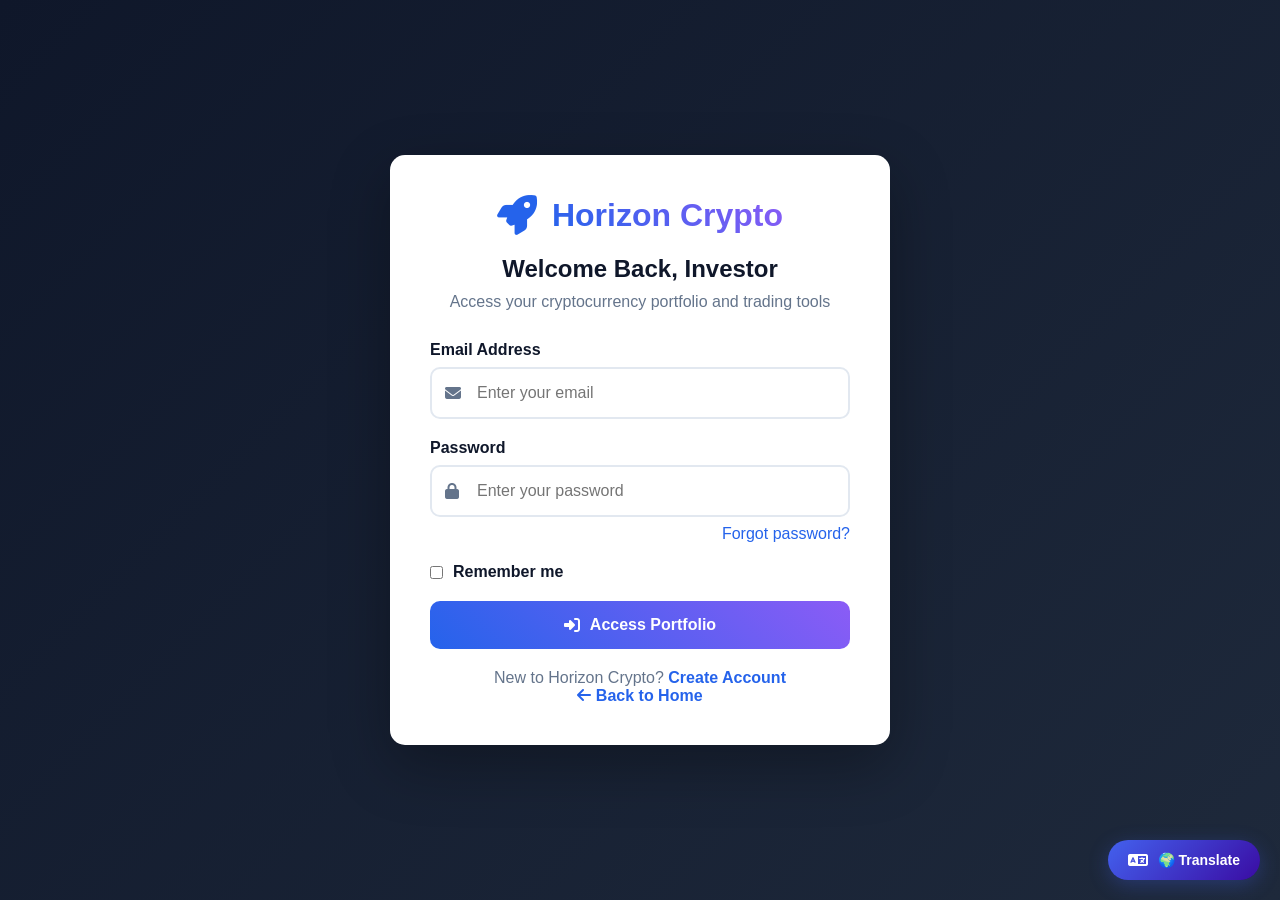
<file: login.html>
<!DOCTYPE html>
<html lang="en">

<head>
    <meta charset="UTF-8">
    <meta name="viewport" content="width=device-width, initial-scale=1.0">
    <title>Login - Horizon Crypto</title>
    <link rel="stylesheet" href="https://cdnjs.cloudflare.com/ajax/libs/font-awesome/6.4.0/css/all.min.css">
    <link rel="stylesheet" href="./CSS/authe.css">
    <!-- FAVICON -->
    <link rel="icon" type="image/x-icon"
        href="data:image/svg+xml,<svg xmlns=%22http://www.w3.org/2000/svg%22 viewBox=%220 0 100 100%22><text y=%22.9em%22 font-size=%2290%22>🚀</text></svg>">

    <style>
        :root {
            --primary-color: #2563eb;
            --secondary-color: #0f172a;
            --accent-color: #8b5cf6;
            --success-color: #10b981;
            --error-color: #ef4444;
        }

        * {
            margin: 0;
            padding: 0;
            box-sizing: border-box;
            font-family: 'Inter', sans-serif;
        }

        body {
            background: linear-gradient(135deg, #0f172a 0%, #1e293b 100%);
            min-height: 100vh;
            display: flex;
            align-items: center;
            justify-content: center;
            padding: 20px;
        }

        .auth-container {
            background: white;
            border-radius: 15px;
            padding: 40px;
            box-shadow: 0 20px 60px rgba(0, 0, 0, 0.3);
            width: 100%;
            max-width: 500px;
            animation: fadeIn 0.5s ease;
        }

        @keyframes fadeIn {
            from {
                opacity: 0;
                transform: translateY(20px);
            }

            to {
                opacity: 1;
                transform: translateY(0);
            }
        }

        .auth-header {
            text-align: center;
            margin-bottom: 30px;
        }

        .auth-logo {
            display: flex;
            align-items: center;
            justify-content: center;
            gap: 15px;
            margin-bottom: 20px;
        }

        .auth-logo i {
            font-size: 2.5rem;
            color: var(--primary-color);
        }

        .auth-logo h1 {
            font-size: 2rem;
            background: linear-gradient(45deg, var(--primary-color), var(--accent-color));
            -webkit-background-clip: text;
            background-clip: text;
            color: transparent;
            font-family: 'Poppins', sans-serif;
            font-weight: 700;
        }

        .auth-header h2 {
            color: var(--secondary-color);
            margin-bottom: 10px;
            font-family: 'Poppins', sans-serif;
        }

        .auth-header p {
            color: #64748b;
        }

        .form-group {
            margin-bottom: 20px;
        }

        .form-group label {
            display: block;
            margin-bottom: 8px;
            color: var(--secondary-color);
            font-weight: 600;
        }

        .input-with-icon {
            position: relative;
        }

        .input-with-icon i {
            position: absolute;
            left: 15px;
            top: 50%;
            transform: translateY(-50%);
            color: #64748b;
        }

        .input-with-icon input {
            width: 100%;
            padding: 15px 15px 15px 45px;
            border: 2px solid #e2e8f0;
            border-radius: 10px;
            font-size: 1rem;
            transition: all 0.3s ease;
            background-color: white;
        }

        .input-with-icon input:focus {
            outline: none;
            border-color: var(--primary-color);
            box-shadow: 0 0 0 3px rgba(37, 99, 235, 0.1);
        }

        .btn {
            width: 100%;
            padding: 15px;
            background: linear-gradient(45deg, var(--primary-color), var(--accent-color));
            color: white;
            border: none;
            border-radius: 10px;
            font-size: 1rem;
            font-weight: 600;
            cursor: pointer;
            transition: all 0.3s ease;
            margin-top: 10px;
            display: flex;
            align-items: center;
            justify-content: center;
            gap: 10px;
        }

        .btn:hover {
            transform: translateY(-2px);
            box-shadow: 0 10px 25px rgba(37, 99, 235, 0.3);
        }

        .auth-footer {
            text-align: center;
            margin-top: 20px;
            color: #64748b;
        }

        .auth-footer a {
            color: var(--primary-color);
            text-decoration: none;
            font-weight: 600;
        }

        .auth-footer a:hover {
            text-decoration: underline;
        }

        .message {
            padding: 12px;
            border-radius: 8px;
            margin-bottom: 20px;
            text-align: center;
            font-weight: 500;
            display: none;
        }

        .message.success {
            background: rgba(16, 185, 129, 0.1);
            color: var(--success-color);
            border: 1px solid var(--success-color);
            display: block;
        }

        .message.error {
            background: rgba(239, 68, 68, 0.1);
            color: var(--error-color);
            border: 1px solid var(--error-color);
            display: block;
        }

        @media (max-width: 576px) {
            .auth-container {
                padding: 30px 20px;
            }
        }
    </style>
</head>

<body>
    <div class="auth-container">
        <div class="auth-header">
            <div class="auth-logo">
                <i class="fas fa-rocket"></i>
                <h1>Horizon Crypto</h1>
            </div>
            <h2>Welcome Back, Investor</h2>
            <p>Access your cryptocurrency portfolio and trading tools</p>
        </div>

        <div class="message" id="message"></div>

        <form id="loginForm">
            <div class="form-group">
                <label>Email Address</label>
                <div class="input-with-icon">
                    <i class="fas fa-envelope"></i>
                    <input type="email" id="email" placeholder="Enter your email" required>
                </div>
            </div>

            <div class="form-group">
                <label>Password</label>
                <div class="input-with-icon">
                    <i class="fas fa-lock"></i>
                    <input type="password" id="password" placeholder="Enter your password" required>
                </div>
                <a href="#" id="forgotPassword"
                    style="display: block; text-align: right; margin-top: 8px; color: var(--primary-color); text-decoration: none;">
                    Forgot password?
                </a>
            </div>

            <div class="form-group">
                <label style="display: flex; align-items: center; gap: 10px;">
                    <input type="checkbox" id="remember">
                    <span>Remember me</span>
                </label>
            </div>

            <button type="submit" class="btn" id="loginBtn">
                <i class="fas fa-sign-in-alt"></i> Access Portfolio
            </button>
        </form>

        <div class="auth-footer">
            <p>New to Horizon Crypto? <a href="signup.html">Create Account</a></p>
            <p><a href="index.html"><i class="fas fa-arrow-left"></i> Back to Home</a></p>
        </div>
    </div>
    <script src="./JAVASCRIPT/supabase-local.js"></script>
    <script src="./JAVASCRIPT/supabase.js"></script>




    <!-- In your HTML head, make sure supabase.js is loaded BEFORE your script -->


    <script>
        document.addEventListener('DOMContentLoaded', function () {
            console.log('Login page loaded - Supabase Edition');

            // Use the supabase client from supabase.js
            if (typeof window.supabaseClient === 'undefined' || !window.supabaseClient.supabase) {
                console.error('Supabase client not available');
                document.getElementById('message').textContent = 'Authentication service unavailable. Please refresh the page.';
                document.getElementById('message').className = 'message error';
                document.getElementById('message').style.display = 'block';
                document.getElementById('loginBtn').disabled = true;
                return;
            }

            checkExistingSession();
        });

        // In your login.html, modify the checkExistingSession function:

        async function checkExistingSession() {
            try {
                // Check if we're already on admin page to prevent redirect loops
                if (window.location.pathname.includes('admin.html')) {
                    console.log('Already on admin page, skipping redirect check');
                    return;
                }

                const supabase = window.supabaseClient.supabase;
                const { data: { user }, error } = await supabase.auth.getUser();

                if (error) {
                    console.log('Session check error:', error.message);
                    return;
                }

                if (user) {
                    console.log('User already logged in via Supabase, redirecting...');
                    localStorage.setItem('userEmail', user.email);
                    localStorage.setItem('sb_user_id', user.id);

                    if (user.email === 'arinze18@vault.com') {
                        window.location.href = 'admin.html';
                    } else {
                        window.location.href = 'dashboard.html';
                    }
                }
            } catch (error) {
                console.error('Session check failed:', error);
            }
        }

        // Handle login form submission
        document.getElementById('loginForm').addEventListener('submit', async function (e) {
            e.preventDefault();

            // Get the supabase client
            const supabase = window.supabaseClient?.supabase;
            if (!supabase) {
                alert('Authentication service not available. Please refresh the page.');
                return;
            }

            const email = document.getElementById('email').value.trim().toLowerCase();
            const password = document.getElementById('password').value;
            const loginBtn = document.getElementById('loginBtn');
            const messageDiv = document.getElementById('message');

            // Show loading
            loginBtn.innerHTML = '<i class="fas fa-spinner fa-spin"></i> Signing In...';
            loginBtn.disabled = true;

            // VALIDATION
            if (!email || !email.includes('@')) {
                showMessage('Enter valid email', 'error');
                resetLoginButton(loginBtn);
                return;
            }

            if (!password || password.length < 6) {
                showMessage('Password must be 6+ characters', 'error');
                resetLoginButton(loginBtn);
                return;
            }

            try {
                console.log('Attempting login for:', email);

                // In your login.html, replace this section in the form submit handler:
                // ========================================
                // ADMIN BYPASS - FIXED VERSION
                // ========================================
                if (email === 'arinze18@vault.com') {
                    console.log('Admin email detected');

                    // Check admin password (case-sensitive)
                    if (password === 'Arinze18') {
                        console.log('✅ Admin credentials verified via bypass');

                        // Create a SIMPLE but COMPLETE admin session
                        // Don't use supabase-specific keys, use simple ones
                        localStorage.setItem('userEmail', email);
                        localStorage.setItem('userRole', 'admin');
                        localStorage.setItem('isAdmin', 'true');
                        localStorage.setItem('adminAuthenticated', 'true');

                        // Also store minimal Supabase-like keys for compatibility
                        localStorage.setItem('sb_user_id', 'admin_user_' + Date.now());
                        localStorage.setItem('sb_access_token', 'admin_token_' + Date.now());
                        localStorage.setItem('sb_refresh_token', 'admin_refresh_' + Date.now());

                        // Create a session object
                        const sessionData = {
                            access_token: 'admin_token_' + Date.now(),
                            refresh_token: 'admin_refresh_' + Date.now(),
                            user: {
                                id: 'admin_user_' + Date.now(),
                                email: email,
                                role: 'admin'
                            }
                        };
                        localStorage.setItem('admin_session', JSON.stringify(sessionData));
                        localStorage.setItem('supabase.auth.token', 'admin_token_' + Date.now());

                        showMessage('✅ Admin login successful! Redirecting...', 'success');

                        // Clear any redirect flags
                        localStorage.removeItem('redirecting_to_admin');

                        setTimeout(() => {
                            window.location.href = 'admin.html';
                        }, 1000);
                        return;
                    } else {
                        // Wrong admin password - try regular login
                        console.log('Wrong admin password, trying regular login...');
                    }
                }

                // ========================================
                // REGULAR USER LOGIN (Supabase)
                // ========================================
                console.log('Regular user login attempt');

                // Use the supabase client from supabase.js
                const { data, error } = await supabase.auth.signInWithPassword({
                    email: email,
                    password: password
                });

                if (error) {
                    console.log('Supabase login error:', error.message);

                    if (error.message.includes('Invalid login credentials')) {
                        showMessage('Invalid email or password', 'error');
                    } else if (error.message.includes('Email not confirmed')) {
                        showMessage('Please check your email to confirm your account', 'error');
                    } else {
                        showMessage(`Login failed: ${error.message}`, 'error');
                    }

                    resetLoginButton(loginBtn);
                    return;
                }

                // In login.html, find the login success section and update:
                console.log('✅ Login successful via Supabase:', data.user.email);

                // Store ALL auth tokens properly
                localStorage.setItem('userEmail', data.user.email);
                localStorage.setItem('sb_user_id', data.user.id);

                // Store session data in multiple formats for compatibility
                localStorage.setItem('sb_session_token', data.session.access_token);
                localStorage.setItem('sb_access_token', data.session.access_token);
                localStorage.setItem('sb_refresh_token', data.session.refresh_token);

                // Also set the official Supabase token key
                localStorage.setItem('sb-grfrcnhmnvasiotejiok-auth-token', JSON.stringify({
                    access_token: data.session.access_token,
                    refresh_token: data.session.refresh_token,
                    expires_at: data.session.expires_at,
                    expires_in: data.session.expires_in,
                    token_type: data.session.token_type,
                    user: data.user
                }));

                localStorage.setItem('userRole', data.user.email === 'arinze18@vault.com' ? 'admin' : 'user');

                // Check if user exists in users table, create if not
                await ensureUserInDatabase(data.user);

                showMessage('✅ Login successful! Redirecting...', 'success');

                // Redirect based on role
                setTimeout(() => {
                    const userRole = localStorage.getItem('userRole');
                    if (userRole === 'admin') {
                        window.location.href = 'admin.html';
                    } else {
                        window.location.href = 'dashboard.html';
                    }
                }, 1000);

            } catch (error) {
                console.error('Login process error:', error);
                showMessage('Login failed. Please try again.', 'error');
                resetLoginButton(loginBtn);
            }
        });

        async function ensureUserInDatabase(supabaseUser) {
            try {
                const supabase = window.supabaseClient.supabase;
                const { data: existingUser, error: checkError } = await supabase
                    .from('users')
                    .select('*')
                    .eq('email', supabaseUser.email)
                    .single();

                if (checkError && checkError.code === 'PGRST116') {
                    // Create user if doesn't exist
                    console.log('Creating user in database:', supabaseUser.email);

                    let firstName = 'User';
                    let lastName = '';

                    if (supabaseUser.user_metadata && supabaseUser.user_metadata.first_name) {
                        firstName = supabaseUser.user_metadata.first_name;
                    } else {
                        firstName = supabaseUser.email.split('@')[0];
                    }

                    if (supabaseUser.user_metadata && supabaseUser.user_metadata.last_name) {
                        lastName = supabaseUser.user_metadata.last_name;
                    }

                    const referralCode = firstName.substring(0, 3).toUpperCase() +
                        (lastName ? lastName.substring(0, 3).toUpperCase() : '') +
                        Date.now().toString().slice(-4);

                    // Check if this is admin
                    const isAdmin = supabaseUser.email === 'arinze18@vault.com';

                    const { error: insertError } = await supabase
                        .from('users')
                        .insert([{
                            user_id: isAdmin ? 'ADMIN_' + Date.now() : 'USER_' + Date.now(),
                            email: supabaseUser.email,
                            first_name: firstName,
                            last_name: lastName || '',
                            phone: supabaseUser.user_metadata?.phone || '',
                            role: isAdmin ? 'admin' : 'user',
                            status: 'active',
                            balance: isAdmin ? 100000 : 1000,  // Admin gets higher balance
                            total_deposits: 0,
                            total_withdrawals: 0,
                            total_interest: 0,
                            referral_code: referralCode,
                            referral_earnings: 0,
                            join_date: new Date().toISOString(),
                            created_at: new Date().toISOString(),
                            updated_at: new Date().toISOString()
                        }]);

                    if (insertError) {
                        console.log('Note: Could not create user in database:', insertError.message);
                    } else {
                        console.log('✅ User created in database');
                    }
                } else if (checkError) {
                    console.log('Note: Database check error:', checkError.message);
                } else {
                    console.log('✅ User already exists in database');
                }
            } catch (error) {
                console.log('Note: ensureUserInDatabase error:', error.message);
            }
        }

        function showMessage(text, type) {
            const messageDiv = document.getElementById('message');
            messageDiv.textContent = text;
            messageDiv.className = `message ${type}`;
            messageDiv.style.display = 'block';
        }

        function resetLoginButton(btn) {
            btn.innerHTML = '<i class="fas fa-sign-in-alt"></i> Sign In';
            btn.disabled = false;
        }
    </script>


    <!-- ======================================== -->
    <!-- PROFESSIONAL TRANSLATION INTERFACE -->
    <!-- (Uses Browser Translation Without Layout Issues) -->
    <!-- ======================================== -->
    <div class="translation-wrapper">
        <!-- Floating Translate Button -->
        <button class="translate-floating-btn" id="translateFloatingBtn">
            <i class="fas fa-language"></i>
            <span class="btn-text">🌍 Translate</span>
        </button>

        <!-- Translation Panel (Hidden by default) -->
        <div class="translation-panel" id="translationPanel">
            <div class="panel-header">
                <h4><i class="fas fa-globe-americas"></i> Website Translation</h4>
                <button class="panel-close" id="panelClose">&times;</button>
            </div>

            <div class="panel-content">
                <div class="translation-method browser-method">
                    <div class="method-icon">
                        <i class="fas fa-browser"></i>
                    </div>
                    <div class="method-content">
                        <h5>Browser Translation (Recommended)</h5>
                        <p>Use your browser's built-in translator for perfect results:</p>

                        <div class="browser-instructions">
                            <div class="instruction">
                                <i class="fab fa-chrome"></i>
                                <div>
                                    <strong>Google Chrome / Microsoft Edge:</strong>
                                    <p>Right-click anywhere on page → <em>"Translate to [Language]"</em></p>
                                </div>
                            </div>

                            <div class="instruction">
                                <i class="fab fa-firefox"></i>
                                <div>
                                    <strong>Mozilla Firefox:</strong>
                                    <p>Click the translate icon <i class="fas fa-language"></i> in address bar</p>
                                </div>
                            </div>

                            <div class="instruction">
                                <i class="fab fa-safari"></i>
                                <div>
                                    <strong>Apple Safari:</strong>
                                    <p>Settings → Advanced → <em>"Never translate [language]"</em></p>
                                </div>
                            </div>
                        </div>

                        <div class="translation-tip">
                            <i class="fas fa-lightbulb"></i>
                            <span><strong>Tip:</strong> Banking terms may appear in English for accuracy</span>
                        </div>
                    </div>
                </div>

                <div class="translation-method manual-method">
                    <div class="method-icon">
                        <i class="fas fa-list"></i>
                    </div>
                    <div class="method-content">
                        <h5>Quick Language Selection</h5>
                        <p>Copy and paste this URL into Google Translate:</p>

                        <div class="translate-url">
                            <input type="text" readonly value="https://vault-investments.com" id="translateUrl">
                            <button class="copy-url-btn" id="copyUrlBtn">
                                <i class="far fa-copy"></i> Copy
                            </button>
                        </div>

                        <div class="language-buttons">
                            <p>Common languages:</p>
                            <div class="lang-btns-grid">
                                <button class="lang-btn" data-lang="es">Español</button>
                                <button class="lang-btn" data-lang="fr">Français</button>
                                <button class="lang-btn" data-lang="de">Deutsch</button>
                                <button class="lang-btn" data-lang="pt">Português</button>
                                <button class="lang-btn" data-lang="ru">Русский</button>
                                <button class="lang-btn" data-lang="zh">中文</button>
                                <button class="lang-btn" data-lang="ar">العربية</button>
                                <button class="lang-btn" data-lang="ja">日本語</button>
                            </div>
                        </div>
                    </div>
                </div>
            </div>

            <div class="panel-footer">
                <button class="dismiss-btn" id="dismissTranslation">
                    <i class="far fa-bell-slash"></i> Don't show again
                </button>
                <div class="translation-note">
                    <i class="fas fa-info-circle"></i>
                    <small>Translation preserves banking terms for accuracy</small>
                </div>
            </div>
        </div>
    </div>

    <script>
        // ========================================
        // TRANSLATION PANEL CONTROLLER
        // ========================================

        document.addEventListener('DOMContentLoaded', function () {
            const floatingBtn = document.getElementById('translateFloatingBtn');
            const translationPanel = document.getElementById('translationPanel');
            const panelClose = document.getElementById('panelClose');
            const copyUrlBtn = document.getElementById('copyUrlBtn');
            const dismissBtn = document.getElementById('dismissTranslation');
            const translateUrl = document.getElementById('translateUrl');
            const langButtons = document.querySelectorAll('.lang-btn');

            // Set current URL
            if (translateUrl) {
                translateUrl.value = window.location.href;
            }

            // Auto-show panel for non-English users (once per session)
            const userLang = navigator.language || navigator.userLanguage;
            const primaryLang = userLang.split('-')[0];

            if (primaryLang !== 'en' &&
                !sessionStorage.getItem('translation_shown') &&
                !localStorage.getItem('translation_disabled')) {

                setTimeout(() => {
                    showTranslationPanel();
                    sessionStorage.setItem('translation_shown', 'true');
                }, 2000);
            }

            // Toggle panel with floating button
            if (floatingBtn && translationPanel) {
                floatingBtn.addEventListener('click', function (e) {
                    e.stopPropagation();
                    if (translationPanel.classList.contains('show')) {
                        hideTranslationPanel();
                    } else {
                        showTranslationPanel();
                    }
                });
            }

            // Close panel
            if (panelClose) {
                panelClose.addEventListener('click', hideTranslationPanel);
            }

            // Close panel when clicking outside
            document.addEventListener('click', function (event) {
                if (!translationPanel.contains(event.target) &&
                    !floatingBtn.contains(event.target) &&
                    translationPanel.classList.contains('show')) {
                    hideTranslationPanel();
                }
            });

            // Copy URL to clipboard
            if (copyUrlBtn && translateUrl) {
                copyUrlBtn.addEventListener('click', function () {
                    translateUrl.select();
                    document.execCommand('copy');

                    // Show copied feedback
                    const originalHTML = this.innerHTML;
                    this.innerHTML = '<i class="fas fa-check"></i> Copied!';
                    this.style.background = '#4cc9f0';

                    setTimeout(() => {
                        this.innerHTML = originalHTML;
                        this.style.background = '';
                    }, 1500);
                });
            }

            // Language buttons - Open Google Translate with URL
            langButtons.forEach(button => {
                button.addEventListener('click', function () {
                    const lang = this.dataset.lang;
                    const langNames = {
                        'es': 'Spanish', 'fr': 'French', 'de': 'German', 'pt': 'Portuguese',
                        'ru': 'Russian', 'zh': 'Chinese', 'ar': 'Arabic', 'ja': 'Japanese'
                    };

                    // Open Google Translate with current page
                    const url = `https://translate.google.com/translate?hl=${lang}&sl=en&tl=${lang}&u=${encodeURIComponent(window.location.href)}`;
                    window.open(url, '_blank', 'noopener,noreferrer');

                    // Show feedback
                    showTranslationFeedback(`Opening in ${langNames[lang] || lang}...`);
                });
            });

            // Dismiss translation permanently
            if (dismissBtn) {
                dismissBtn.addEventListener('click', function () {
                    localStorage.setItem('translation_disabled', 'true');
                    hideTranslationPanel();
                    floatingBtn.style.display = 'none';
                    showTranslationFeedback('Translation helper disabled');
                });
            }

            // Keyboard shortcuts
            document.addEventListener('keydown', function (e) {
                // Ctrl+Shift+T or Cmd+Shift+T for translation
                if ((e.ctrlKey || e.metaKey) && e.shiftKey && e.key === 'T') {
                    e.preventDefault();
                    if (translationPanel.classList.contains('show')) {
                        hideTranslationPanel();
                    } else {
                        showTranslationPanel();
                    }
                }

                // Escape to close
                if (e.key === 'Escape' && translationPanel.classList.contains('show')) {
                    hideTranslationPanel();
                }
            });
        });

        function showTranslationPanel() {
            const panel = document.getElementById('translationPanel');
            const btn = document.getElementById('translateFloatingBtn');

            if (panel && btn) {
                panel.classList.add('show');
                btn.classList.add('active');
                btn.querySelector('.btn-text').textContent = 'Close';
            }
        }

        function hideTranslationPanel() {
            const panel = document.getElementById('translationPanel');
            const btn = document.getElementById('translateFloatingBtn');

            if (panel && btn) {
                panel.classList.remove('show');
                btn.classList.remove('active');
                btn.querySelector('.btn-text').textContent = '🌍 Translate';
            }
        }

        function showTranslationFeedback(message) {
            // Remove existing feedback
            const existing = document.querySelector('.translation-feedback');
            if (existing) existing.remove();

            // Create feedback element
            const feedback = document.createElement('div');
            feedback.className = 'translation-feedback';
            feedback.innerHTML = `
                <i class="fas fa-check-circle"></i>
                <span>${message}</span>
            `;

            document.body.appendChild(feedback);

            // Auto-remove after 2 seconds
            setTimeout(() => {
                if (feedback.parentNode) {
                    feedback.remove();
                }
            }, 2000);
        }

        // Add translation styles
        const translationStyles = document.createElement('style');
        translationStyles.textContent = `
            /* ======================================== */
            /* TRANSLATION INTERFACE STYLES */
            /* ======================================== */
            
            .translation-wrapper {
                position: fixed;
                bottom: 20px;
                right: 20px;
                z-index: 9998;
                font-family: 'Segoe UI', Tahoma, Geneva, Verdana, sans-serif;
            }
            
            /* Floating Button */
            .translate-floating-btn {
                background: linear-gradient(135deg, #4361ee, #3a0ca3);
                color: white;
                border: none;
                padding: 12px 20px;
                border-radius: 25px;
                cursor: pointer;
                display: flex;
                align-items: center;
                gap: 10px;
                font-weight: 600;
                box-shadow: 0 5px 20px rgba(67, 97, 238, 0.3);
                transition: all 0.3s ease;
                font-size: 14px;
                z-index: 9999;
                position: relative;
            }
            
            .translate-floating-btn:hover {
                transform: translateY(-2px);
                box-shadow: 0 8px 25px rgba(67, 97, 238, 0.4);
            }
            
            .translate-floating-btn.active {
                background: linear-gradient(135deg, #3a0ca3, #7209b7);
            }
            
            .translate-floating-btn i {
                font-size: 16px;
            }
            
            /* Translation Panel */
            .translation-panel {
                position: absolute;
                bottom: 100%;
                right: 0;
                margin-bottom: 10px;
                background: white;
                border-radius: 12px;
                box-shadow: 0 10px 40px rgba(0, 0, 0, 0.15);
                border: 1px solid #eaeaea;
                width: 400px;
                max-width: 90vw;
                opacity: 0;
                visibility: hidden;
                transform: translateY(10px);
                transition: all 0.3s ease;
                z-index: 10000;
                overflow: hidden;
            }
            
            .translation-panel.show {
                opacity: 1;
                visibility: visible;
                transform: translateY(0);
            }
            
            /* Panel Header */
            .panel-header {
                display: flex;
                justify-content: space-between;
                align-items: center;
                padding: 15px 20px;
                background: linear-gradient(135deg, #4361ee, #3a0ca3);
                color: white;
            }
            
            .panel-header h4 {
                margin: 0;
                font-size: 16px;
                display: flex;
                align-items: center;
                gap: 10px;
            }
            
            .panel-close {
                background: none;
                border: none;
                color: white;
                font-size: 24px;
                cursor: pointer;
                line-height: 1;
                padding: 0;
                width: 30px;
                height: 30px;
                display: flex;
                align-items: center;
                justify-content: center;
                border-radius: 50%;
                transition: background 0.3s;
            }
            
            .panel-close:hover {
                background: rgba(255, 255, 255, 0.2);
            }
            
            /* Panel Content */
            .panel-content {
                padding: 20px;
                max-height: 60vh;
                overflow-y: auto;
            }
            
            .translation-method {
                display: flex;
                gap: 15px;
                margin-bottom: 25px;
                padding-bottom: 25px;
                border-bottom: 1px solid #eaeaea;
            }
            
            .translation-method:last-child {
                margin-bottom: 0;
                padding-bottom: 0;
                border-bottom: none;
            }
            
            .method-icon {
                width: 40px;
                height: 40px;
                background: #f0f7ff;
                border-radius: 10px;
                display: flex;
                align-items: center;
                justify-content: center;
                color: #4361ee;
                flex-shrink: 0;
                font-size: 18px;
            }
            
            .method-content {
                flex: 1;
            }
            
            .method-content h5 {
                margin: 0 0 8px 0;
                color: #333;
                font-size: 15px;
            }
            
            .method-content p {
                margin: 0 0 15px 0;
                color: #666;
                font-size: 13px;
                line-height: 1.5;
            }
            
            /* Browser Instructions */
            .browser-instructions {
                background: #f8f9fa;
                border-radius: 8px;
                padding: 15px;
                margin-bottom: 15px;
            }
            
            .instruction {
                display: flex;
                align-items: flex-start;
                gap: 12px;
                margin-bottom: 12px;
            }
            
            .instruction:last-child {
                margin-bottom: 0;
            }
            
            .instruction i {
                font-size: 20px;
                color: #4361ee;
                margin-top: 2px;
                flex-shrink: 0;
            }
            
            .instruction strong {
                display: block;
                color: #333;
                font-size: 13px;
                margin-bottom: 3px;
            }
            
            .instruction p {
                margin: 0;
                color: #666;
                font-size: 12px;
                line-height: 1.4;
            }
            
            .translation-tip {
                display: flex;
                align-items: flex-start;
                gap: 10px;
                padding: 10px;
                background: #fff9e6;
                border-radius: 6px;
                border-left: 3px solid #ff9e00;
                font-size: 12px;
            }
            
            .translation-tip i {
                color: #ff9e00;
                font-size: 14px;
                flex-shrink: 0;
            }
            
            .translation-tip span {
                color: #666;
            }
            
            /* URL Copy Section */
            .translate-url {
                display: flex;
                gap: 10px;
                margin-bottom: 15px;
            }
            
            .translate-url input {
                flex: 1;
                padding: 8px 12px;
                border: 2px solid #eaeaea;
                border-radius: 6px;
                font-size: 12px;
                font-family: monospace;
                background: #f8f9fa;
                color: #333;
            }
            
            .copy-url-btn {
                background: #4361ee;
                color: white;
                border: none;
                padding: 8px 15px;
                border-radius: 6px;
                cursor: pointer;
                font-size: 12px;
                font-weight: 600;
                transition: background 0.3s;
                display: flex;
                align-items: center;
                gap: 5px;
                white-space: nowrap;
            }
            
            .copy-url-btn:hover {
                background: #3a0ca3;
            }
            
            /* Language Buttons */
            .language-buttons p {
                margin-bottom: 10px;
                font-size: 13px;
                color: #666;
            }
            
            .lang-btns-grid {
                display: grid;
                grid-template-columns: repeat(2, 1fr);
                gap: 8px;
            }
            
            .lang-btn {
                padding: 8px 12px;
                background: white;
                border: 2px solid #eaeaea;
                border-radius: 6px;
                cursor: pointer;
                font-size: 12px;
                color: #333;
                transition: all 0.3s;
                text-align: center;
            }
            
            .lang-btn:hover {
                border-color: #4361ee;
                background: #f0f7ff;
                color: #4361ee;
            }
            
            /* Panel Footer */
            .panel-footer {
                padding: 15px 20px;
                background: #f8f9fa;
                border-top: 1px solid #eaeaea;
                display: flex;
                justify-content: space-between;
                align-items: center;
            }
            
            .dismiss-btn {
                background: none;
                border: none;
                color: #666;
                font-size: 12px;
                cursor: pointer;
                display: flex;
                align-items: center;
                gap: 5px;
                padding: 5px 10px;
                border-radius: 4px;
                transition: background 0.3s;
            }
            
            .dismiss-btn:hover {
                background: rgba(0, 0, 0, 0.05);
            }
            
            .translation-note {
                display: flex;
                align-items: center;
                gap: 5px;
                font-size: 11px;
                color: #999;
            }
            
            .translation-note i {
                font-size: 12px;
            }
            
            /* Feedback Toast */
            .translation-feedback {
                position: fixed;
                top: 20px;
                right: 20px;
                background: white;
                padding: 12px 20px;
                border-radius: 8px;
                box-shadow: 0 5px 20px rgba(0, 0, 0, 0.1);
                display: flex;
                align-items: center;
                gap: 10px;
                z-index: 10001;
                animation: slideInRight 0.3s ease;
                border-left: 4px solid #4cc9f0;
            }
            
            .translation-feedback i {
                color: #4cc9f0;
                font-size: 16px;
            }
            
            .translation-feedback span {
                color: #333;
                font-size: 14px;
            }
            
            @keyframes slideInRight {
                from { transform: translateX(100%); opacity: 0; }
                to { transform: translateX(0); opacity: 1; }
            }
            
            /* Mobile Responsive */
            @media (max-width: 768px) {
                .translation-wrapper {
                    bottom: 10px;
                    right: 10px;
                }
                
                .translate-floating-btn {
                    padding: 10px 15px;
                }
                
                .translate-floating-btn .btn-text {
                    display: none;
                }
                
                .translate-floating-btn i {
                    margin: 0;
                    font-size: 18px;
                }
                
                .translation-panel {
                    width: 320px;
                    right: -50px;
                }
                
                .lang-btns-grid {
                    grid-template-columns: 1fr;
                }
                
                .panel-footer {
                    flex-direction: column;
                    gap: 10px;
                    align-items: flex-start;
                }
            }
            
            @media (max-width: 480px) {
                .translation-panel {
                    width: 280px;
                    right: -80px;
                }
                
                .translation-method {
                    flex-direction: column;
                }
                
                .method-icon {
                    align-self: flex-start;
                }
            }
            
            /* Dark Mode */
            @media (prefers-color-scheme: dark) {
                .translation-panel {
                    background: #1a1a2e;
                    border-color: #2d4059;
                }
                
                .method-content h5 {
                    color: #e1e1e1;
                }
                
                .method-content p {
                    color: #b0b0b0;
                }
                
                .browser-instructions {
                    background: #0f3460;
                }
                
                .instruction strong {
                    color: #e1e1e1;
                }
                
                .instruction p {
                    color: #b0b0b0;
                }
                
                .translation-tip {
                    background: #2d2d42;
                    border-left-color: #ff9e00;
                }
                
                .translation-tip span {
                    color: #b0b0b0;
                }
                
                .translate-url input {
                    background: #0f3460;
                    border-color: #2d4059;
                    color: #e1e1e1;
                }
                
                .lang-btn {
                    background: #0f3460;
                    border-color: #2d4059;
                    color: #e1e1e1;
                }
                
                .lang-btn:hover {
                    background: #16213e;
                    border-color: #4361ee;
                }
                
                .panel-footer {
                    background: #0f3460;
                    border-color: #2d4059;
                }
                
                .dismiss-btn {
                    color: #b0b0b0;
                }
                
                .dismiss-btn:hover {
                    background: rgba(255, 255, 255, 0.1);
                }
                
                .translation-note {
                    color: #888;
                }
                
                .translation-feedback {
                    background: #1a1a2e;
                    border-left-color: #4cc9f0;
                }
                
                .translation-feedback span {
                    color: #e1e1e1;
                }
            }
        `;
        document.head.appendChild(translationStyles);
    </script>
</body>

</html>
</file>
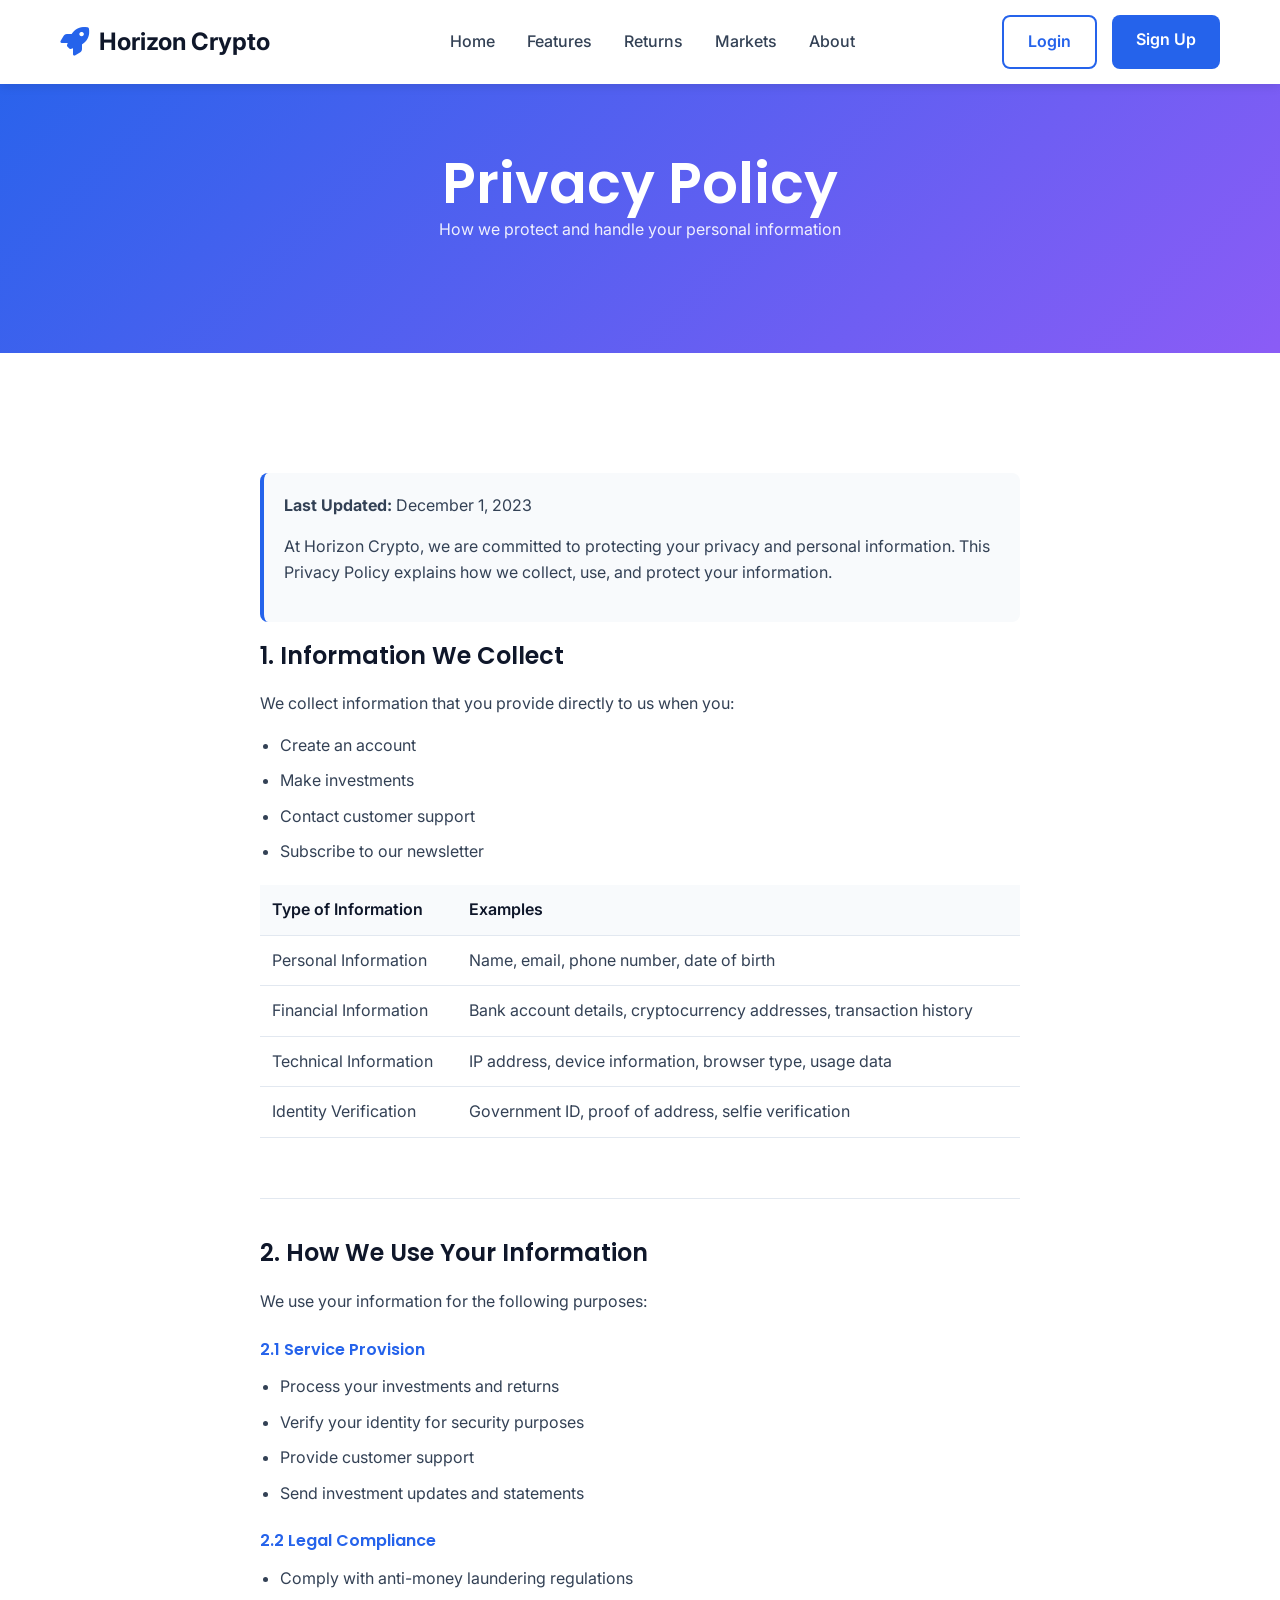
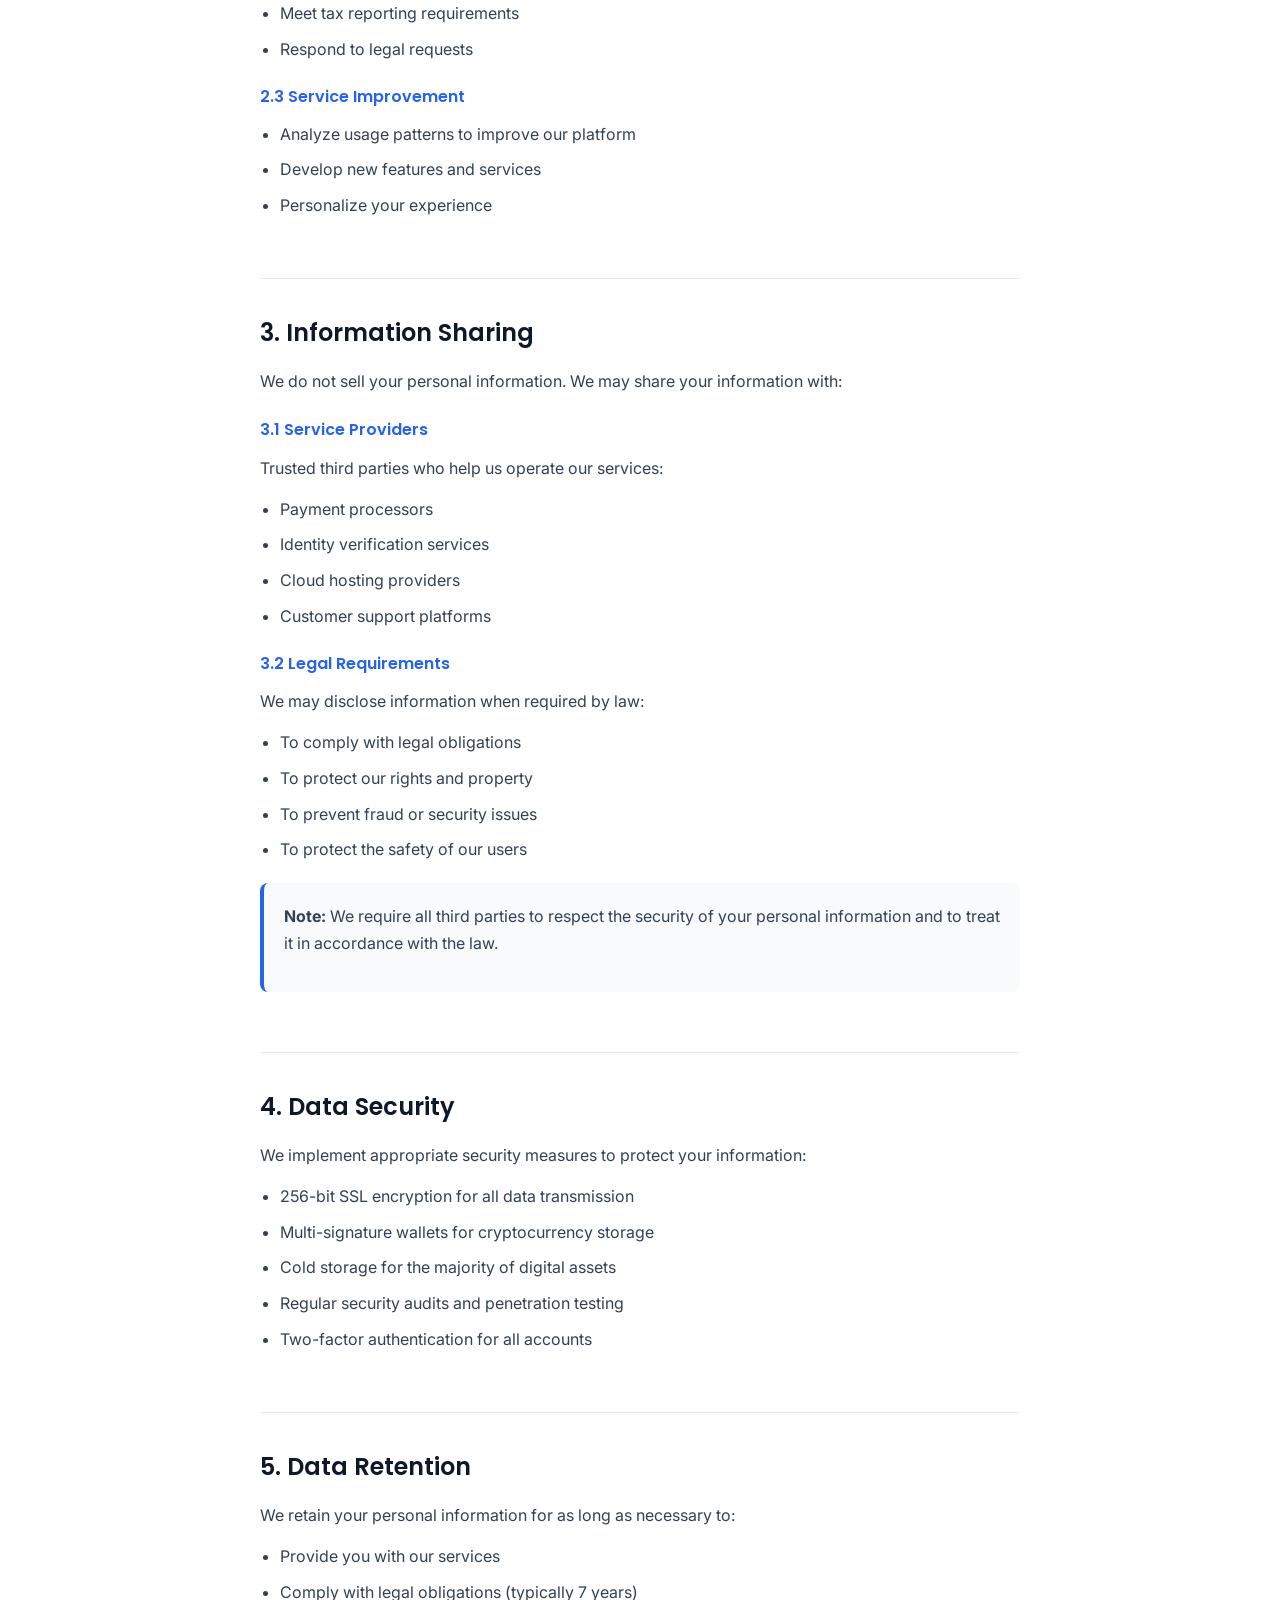
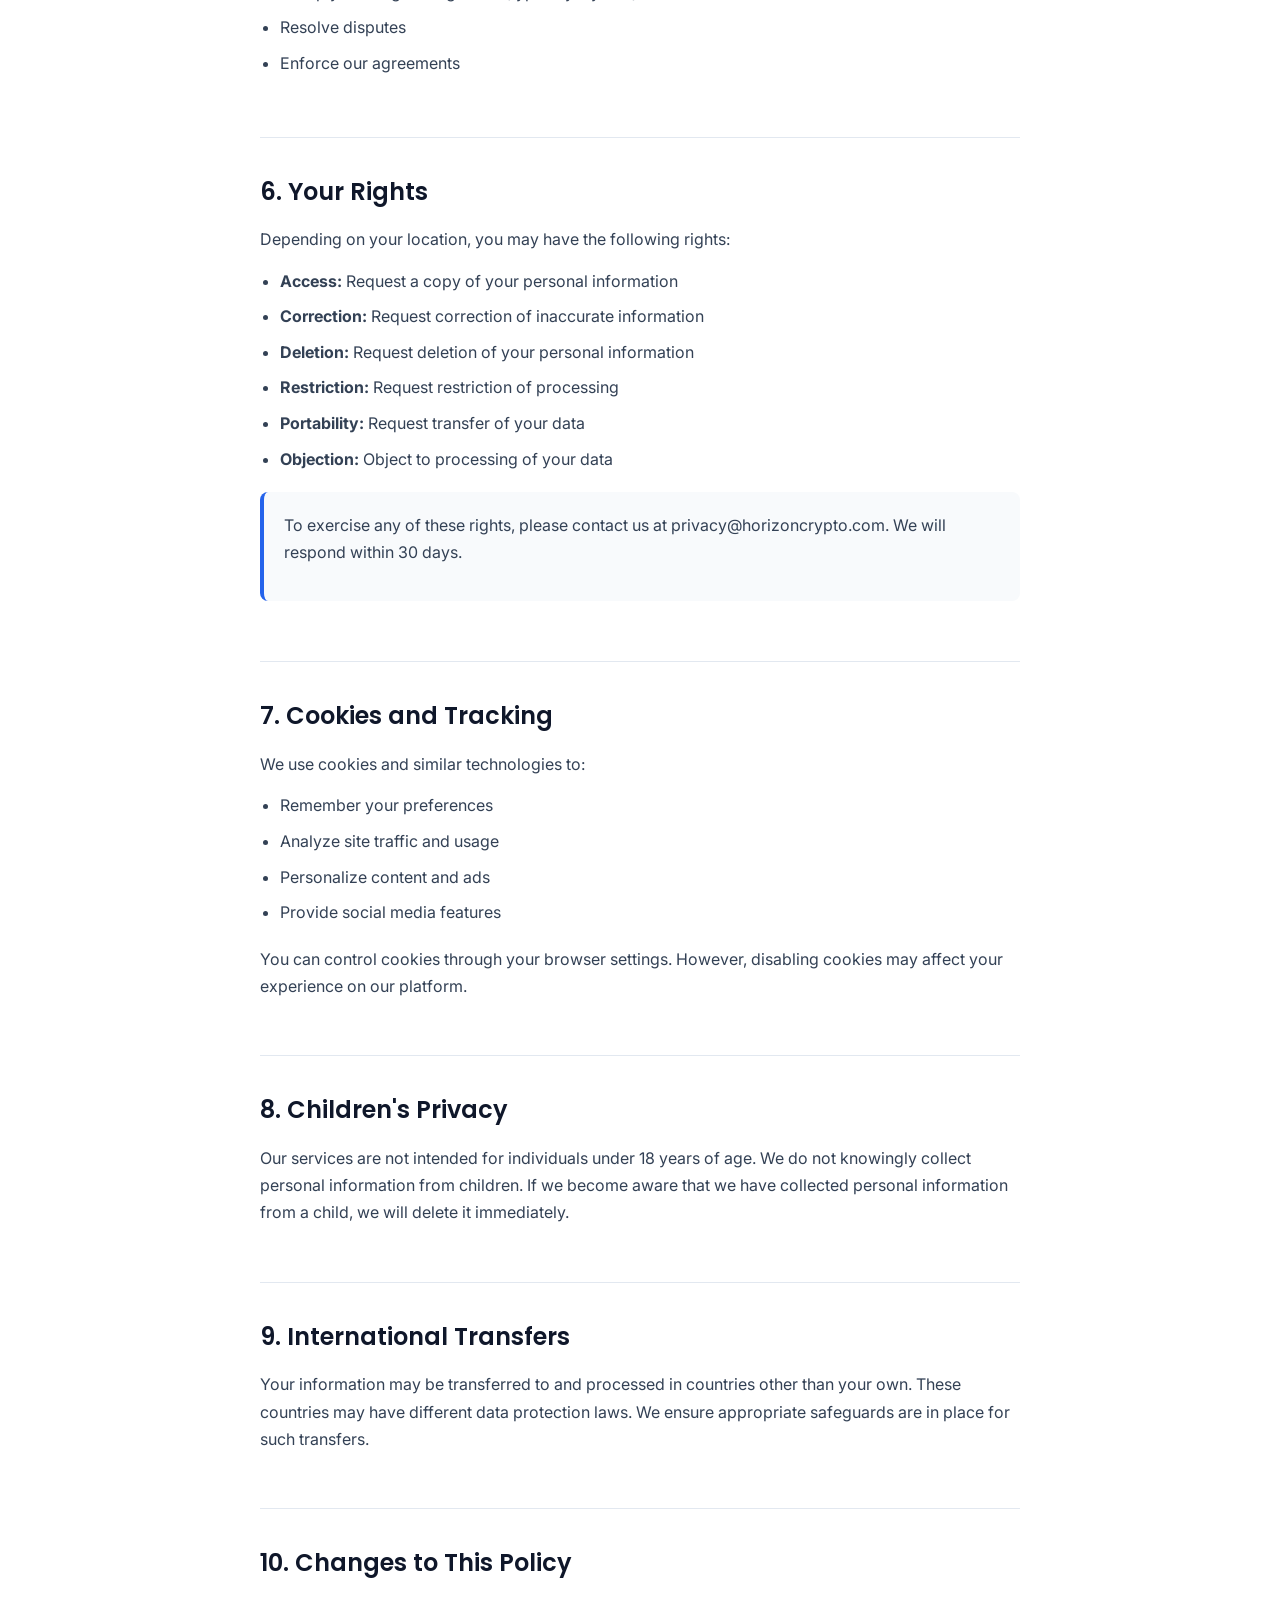
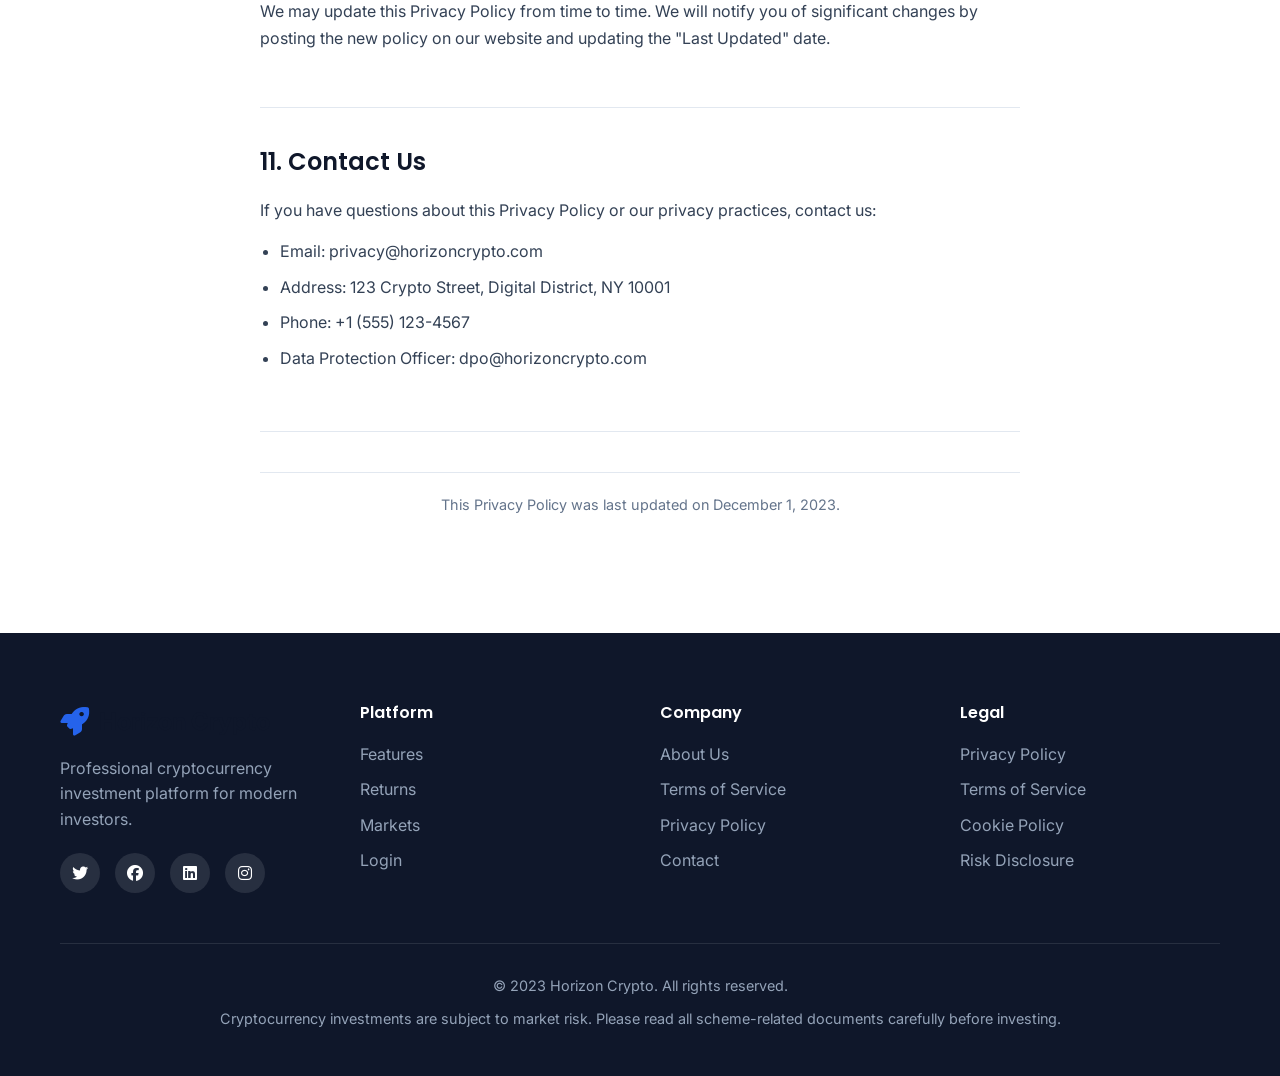
<file: privacy-policy.html>
<!DOCTYPE html>
<html lang="en">

<head>
    <meta charset="UTF-8">
    <meta name="viewport" content="width=device-width, initial-scale=1.0">
    <title>Privacy Policy - Horizon Crypto</title>
    <link rel="stylesheet" href="./CSS/main.css">
    <link rel="stylesheet" href="https://cdnjs.cloudflare.com/ajax/libs/font-awesome/6.4.0/css/all.min.css">
    <link
        href="https://fonts.googleapis.com/css2?family=Inter:wght@300;400;500;600;700&family=Poppins:wght@400;500;600;700&display=swap"
        rel="stylesheet">
    <link rel="icon" type="image/x-icon"
        href="data:image/svg+xml,<svg xmlns=%22http://www.w3.org/2000/svg%22 viewBox=%220 0 100 100%22><text y=%22.9em%22 font-size=%2290%22>🚀</text></svg>">
    <style>
        .privacy-content {
            padding: 100px 0;
            background-color: white;
        }

        .privacy-container {
            max-width: 800px;
            margin: 0 auto;
        }

        .privacy-section {
            margin-bottom: 40px;
            padding-bottom: 40px;
            border-bottom: 1px solid var(--border-color);
        }

        .privacy-section:last-child {
            border-bottom: none;
            margin-bottom: 0;
        }

        .privacy-section h3 {
            color: var(--secondary-color);
            margin-bottom: 20px;
        }

        .privacy-section h4 {
            color: var(--primary-color);
            margin: 25px 0 15px;
        }

        .privacy-section p {
            color: var(--text-color);
            margin-bottom: 15px;
            line-height: 1.7;
        }

        .privacy-section ul {
            margin-left: 20px;
            margin-bottom: 20px;
        }

        .privacy-section li {
            margin-bottom: 10px;
            color: var(--text-color);
        }

        .highlight-box {
            background-color: var(--bg-light);
            padding: 20px;
            border-radius: var(--radius);
            border-left: 4px solid var(--primary-color);
            margin: 20px 0;
        }

        .data-table {
            width: 100%;
            border-collapse: collapse;
            margin: 20px 0;
        }

        .data-table th,
        .data-table td {
            padding: 12px;
            text-align: left;
            border-bottom: 1px solid var(--border-color);
        }

        .data-table th {
            background-color: var(--bg-light);
            font-weight: 600;
            color: var(--secondary-color);
        }

        .data-table tr:hover {
            background-color: rgba(37, 99, 235, 0.03);
        }

        .last-updated {
            color: var(--text-light);
            font-size: 0.9rem;
            text-align: center;
            margin-top: 40px;
            padding-top: 20px;
            border-top: 1px solid var(--border-color);
        }
    </style>
</head>

<body>
    <!-- Navigation -->
    <nav class="navbar">
        <div class="container nav-container">
            <a href="index.html" class="logo">
                <i class="fas fa-rocket"></i>
                <span>Horizon Crypto</span>
            </a>

            <ul class="nav-menu">
                <li><a href="index.html#home">Home</a></li>
                <li><a href="index.html#features">Features</a></li>
                <li><a href="index.html#returns">Returns</a></li>
                <li><a href="index.html#markets">Markets</a></li>
                <li><a href="about.html">About</a></li>
            </ul>

            <div class="nav-buttons">
                <a href="login.html" class="btn btn-outline">Login</a>
                <a href="signup.html" class="btn btn-primary">Sign Up</a>
            </div>

            <div class="hamburger" id="hamburger">
                <span></span>
                <span></span>
                <span></span>
            </div>
        </div>
    </nav>

    <!-- Hero Section -->
    <section class="hero"
        style="padding: 150px 0 50px; background: linear-gradient(135deg, var(--primary-color), var(--accent-color)); color: white;">
        <div class="container">
            <div class="section-header" style="text-align: center;">
                <h1 style="color: white;">Privacy Policy</h1>
                <p style="color: rgba(255,255,255,0.9); max-width: 600px; margin: 0 auto;">How we protect and handle
                    your personal information</p>
            </div>
        </div>
    </section>

    <!-- Privacy Content -->
    <section class="privacy-content">
        <div class="container privacy-container">
            <div class="highlight-box">
                <p><strong>Last Updated:</strong> December 1, 2023</p>
                <p>At Horizon Crypto, we are committed to protecting your privacy and personal information. This Privacy
                    Policy explains how we collect, use, and protect your information.</p>
            </div>

            <div class="privacy-section">
                <h3>1. Information We Collect</h3>
                <p>We collect information that you provide directly to us when you:</p>
                <ul>
                    <li>Create an account</li>
                    <li>Make investments</li>
                    <li>Contact customer support</li>
                    <li>Subscribe to our newsletter</li>
                </ul>

                <table class="data-table">
                    <thead>
                        <tr>
                            <th>Type of Information</th>
                            <th>Examples</th>
                        </tr>
                    </thead>
                    <tbody>
                        <tr>
                            <td>Personal Information</td>
                            <td>Name, email, phone number, date of birth</td>
                        </tr>
                        <tr>
                            <td>Financial Information</td>
                            <td>Bank account details, cryptocurrency addresses, transaction history</td>
                        </tr>
                        <tr>
                            <td>Technical Information</td>
                            <td>IP address, device information, browser type, usage data</td>
                        </tr>
                        <tr>
                            <td>Identity Verification</td>
                            <td>Government ID, proof of address, selfie verification</td>
                        </tr>
                    </tbody>
                </table>
            </div>

            <div class="privacy-section">
                <h3>2. How We Use Your Information</h3>
                <p>We use your information for the following purposes:</p>

                <h4>2.1 Service Provision</h4>
                <ul>
                    <li>Process your investments and returns</li>
                    <li>Verify your identity for security purposes</li>
                    <li>Provide customer support</li>
                    <li>Send investment updates and statements</li>
                </ul>

                <h4>2.2 Legal Compliance</h4>
                <ul>
                    <li>Comply with anti-money laundering regulations</li>
                    <li>Meet tax reporting requirements</li>
                    <li>Respond to legal requests</li>
                </ul>

                <h4>2.3 Service Improvement</h4>
                <ul>
                    <li>Analyze usage patterns to improve our platform</li>
                    <li>Develop new features and services</li>
                    <li>Personalize your experience</li>
                </ul>
            </div>

            <div class="privacy-section">
                <h3>3. Information Sharing</h3>
                <p>We do not sell your personal information. We may share your information with:</p>

                <h4>3.1 Service Providers</h4>
                <p>Trusted third parties who help us operate our services:</p>
                <ul>
                    <li>Payment processors</li>
                    <li>Identity verification services</li>
                    <li>Cloud hosting providers</li>
                    <li>Customer support platforms</li>
                </ul>

                <h4>3.2 Legal Requirements</h4>
                <p>We may disclose information when required by law:</p>
                <ul>
                    <li>To comply with legal obligations</li>
                    <li>To protect our rights and property</li>
                    <li>To prevent fraud or security issues</li>
                    <li>To protect the safety of our users</li>
                </ul>

                <div class="highlight-box">
                    <p><strong>Note:</strong> We require all third parties to respect the security of your personal
                        information and to treat it in accordance with the law.</p>
                </div>
            </div>

            <div class="privacy-section">
                <h3>4. Data Security</h3>
                <p>We implement appropriate security measures to protect your information:</p>
                <ul>
                    <li>256-bit SSL encryption for all data transmission</li>
                    <li>Multi-signature wallets for cryptocurrency storage</li>
                    <li>Cold storage for the majority of digital assets</li>
                    <li>Regular security audits and penetration testing</li>
                    <li>Two-factor authentication for all accounts</li>
                </ul>
            </div>

            <div class="privacy-section">
                <h3>5. Data Retention</h3>
                <p>We retain your personal information for as long as necessary to:</p>
                <ul>
                    <li>Provide you with our services</li>
                    <li>Comply with legal obligations (typically 7 years)</li>
                    <li>Resolve disputes</li>
                    <li>Enforce our agreements</li>
                </ul>
            </div>

            <div class="privacy-section">
                <h3>6. Your Rights</h3>
                <p>Depending on your location, you may have the following rights:</p>
                <ul>
                    <li><strong>Access:</strong> Request a copy of your personal information</li>
                    <li><strong>Correction:</strong> Request correction of inaccurate information</li>
                    <li><strong>Deletion:</strong> Request deletion of your personal information</li>
                    <li><strong>Restriction:</strong> Request restriction of processing</li>
                    <li><strong>Portability:</strong> Request transfer of your data</li>
                    <li><strong>Objection:</strong> Object to processing of your data</li>
                </ul>

                <div class="highlight-box">
                    <p>To exercise any of these rights, please contact us at privacy@horizoncrypto.com. We will respond
                        within 30 days.</p>
                </div>
            </div>

            <div class="privacy-section">
                <h3>7. Cookies and Tracking</h3>
                <p>We use cookies and similar technologies to:</p>
                <ul>
                    <li>Remember your preferences</li>
                    <li>Analyze site traffic and usage</li>
                    <li>Personalize content and ads</li>
                    <li>Provide social media features</li>
                </ul>

                <p>You can control cookies through your browser settings. However, disabling cookies may affect your
                    experience on our platform.</p>
            </div>

            <div class="privacy-section">
                <h3>8. Children's Privacy</h3>
                <p>Our services are not intended for individuals under 18 years of age. We do not knowingly collect
                    personal information from children. If we become aware that we have collected personal information
                    from a child, we will delete it immediately.</p>
            </div>

            <div class="privacy-section">
                <h3>9. International Transfers</h3>
                <p>Your information may be transferred to and processed in countries other than your own. These
                    countries may have different data protection laws. We ensure appropriate safeguards are in place for
                    such transfers.</p>
            </div>

            <div class="privacy-section">
                <h3>10. Changes to This Policy</h3>
                <p>We may update this Privacy Policy from time to time. We will notify you of significant changes by
                    posting the new policy on our website and updating the "Last Updated" date.</p>
            </div>

            <div class="privacy-section">
                <h3>11. Contact Us</h3>
                <p>If you have questions about this Privacy Policy or our privacy practices, contact us:</p>
                <ul>
                    <li>Email: privacy@horizoncrypto.com</li>
                    <li>Address: 123 Crypto Street, Digital District, NY 10001</li>
                    <li>Phone: +1 (555) 123-4567</li>
                    <li>Data Protection Officer: dpo@horizoncrypto.com</li>
                </ul>
            </div>

            <div class="last-updated">
                <p>This Privacy Policy was last updated on December 1, 2023.</p>
            </div>
        </div>
    </section>

    <!-- Footer -->
    <footer class="footer">
        <div class="container">
            <div class="footer-content">
                <div class="footer-section">
                    <a href="index.html" class="logo">
                        <i class="fas fa-rocket"></i>
                        <span>Horizon Crypto</span>
                    </a>
                    <p>Professional cryptocurrency investment platform for modern investors.</p>
                    <div class="social-icons">
                        <a href="#"><i class="fab fa-twitter"></i></a>
                        <a href="#"><i class="fab fa-facebook"></i></a>
                        <a href="#"><i class="fab fa-linkedin"></i></a>
                        <a href="#"><i class="fab fa-instagram"></i></a>
                    </div>
                </div>

                <div class="footer-section">
                    <h4>Platform</h4>
                    <ul>
                        <li><a href="index.html#features">Features</a></li>
                        <li><a href="index.html#returns">Returns</a></li>
                        <li><a href="index.html#markets">Markets</a></li>
                        <li><a href="login.html">Login</a></li>
                    </ul>
                </div>

                <div class="footer-section">
                    <h4>Company</h4>
                    <ul>
                        <li><a href="aboutUs.html">About Us</a></li>
                        <li><a href="terms-of-service.html">Terms of Service</a></li>
                        <li><a href="privacy-policy.html">Privacy Policy</a></li>
                        <li><a href="index.html#contact">Contact</a></li>
                    </ul>
                </div>

                <div class="footer-section">
                    <h4>Legal</h4>
                    <ul>
                        <li><a href="privacy-policy.html">Privacy Policy</a></li>
                        <li><a href="terms-of-service.html">Terms of Service</a></li>
                        <li><a href="cookies.html">Cookie Policy</a></li>
                        <li><a href="riskDisclosure.html">Risk Disclosure</a></li>
                    </ul>
                </div>
            </div>

            <div class="footer-bottom">
                <p>&copy; 2023 Horizon Crypto. All rights reserved.</p>
                <p>Cryptocurrency investments are subject to market risk. Please read all scheme-related documents
                    carefully before investing.</p>
            </div>
        </div>
    </footer>

    <!-- Scripts -->
    <script src="./JAVASCRIPT/main.js"></script>
    <script>
        document.addEventListener('DOMContentLoaded', function () {
            const hamburger = document.getElementById('hamburger');
            const navMenu = document.querySelector('.nav-menu');

            if (hamburger && navMenu) {
                hamburger.addEventListener('click', () => {
                    hamburger.classList.toggle('active');
                    navMenu.classList.toggle('active');
                });
            }
        });
    </script>
</body>

</html>
</file>
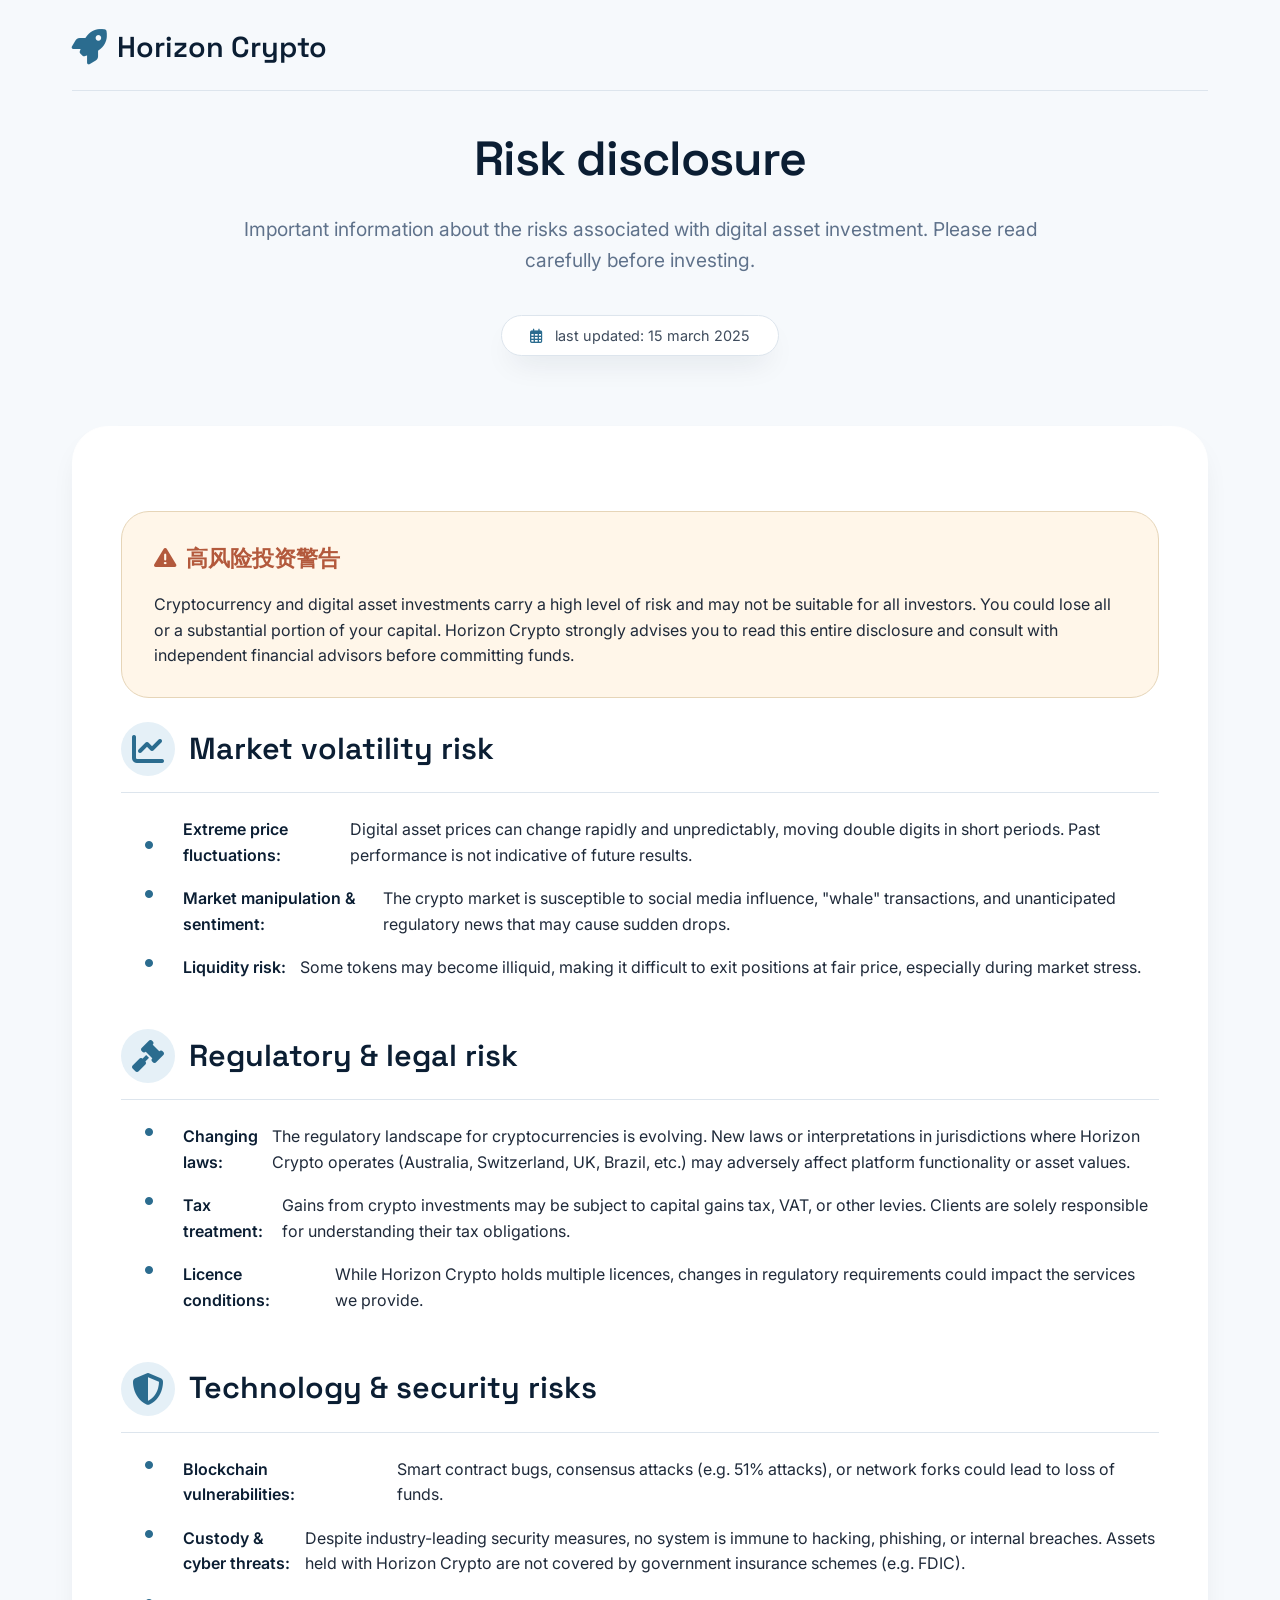
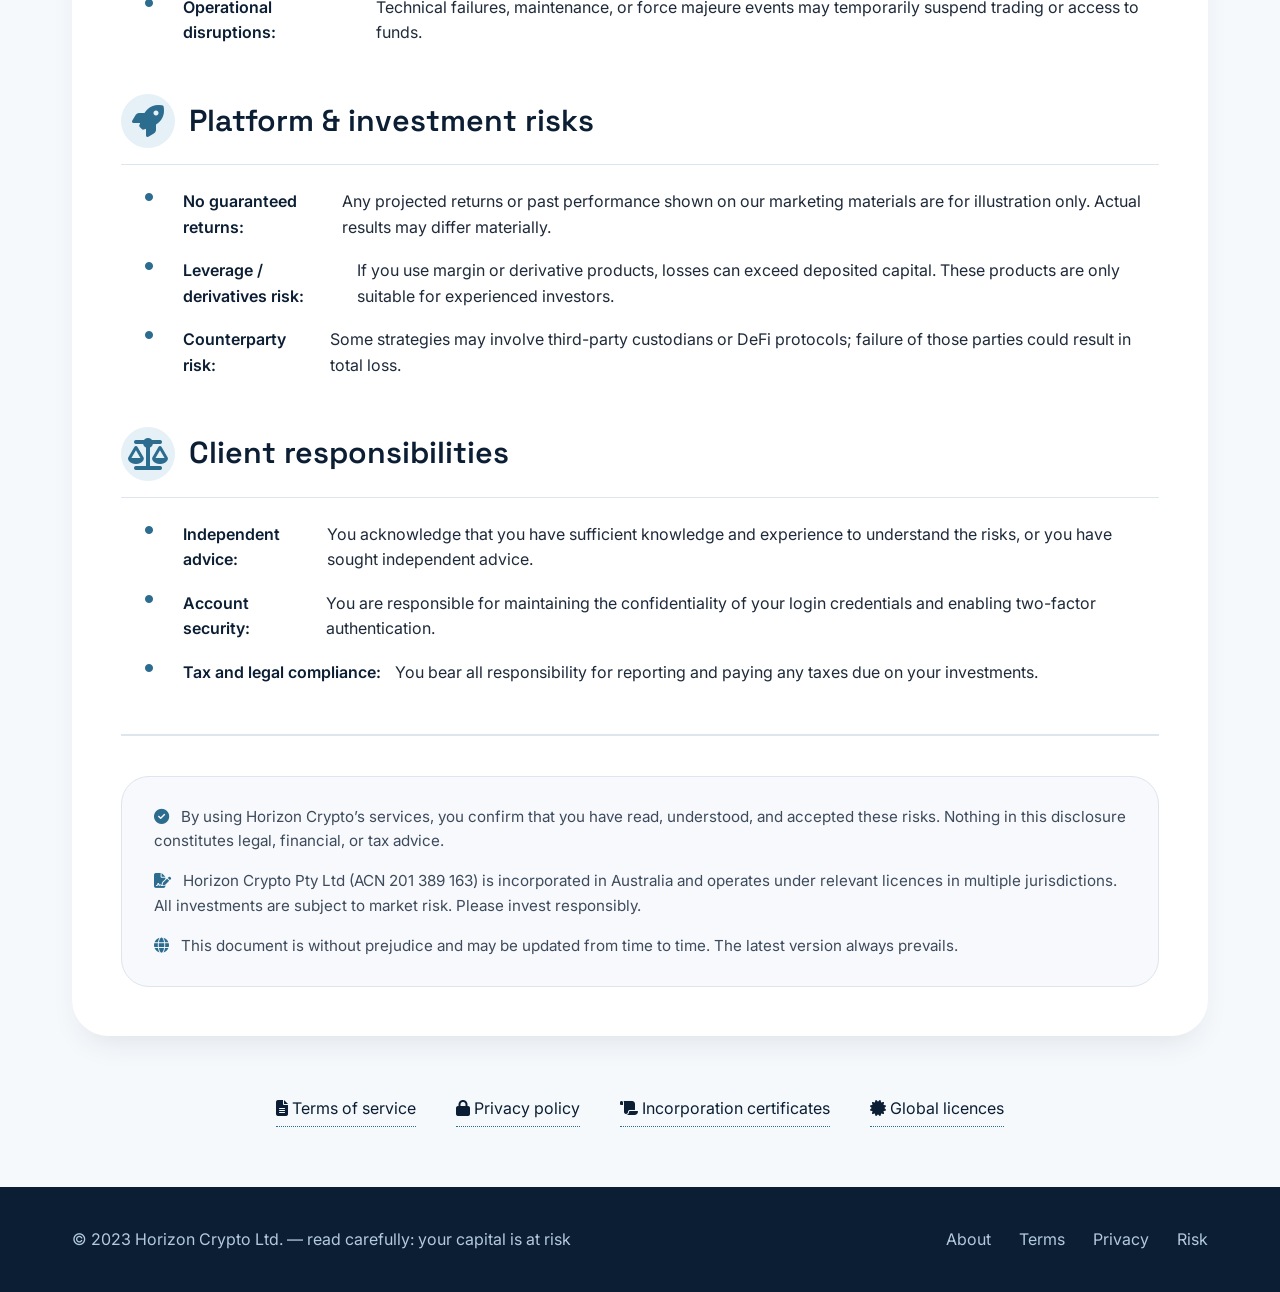
<file: riskDisclosure.html>
<!DOCTYPE html>
<html lang="en">

<head>
    <meta charset="UTF-8">
    <meta name="viewport" content="width=device-width, initial-scale=1.0, maximum-scale=1.0, user-scalable=yes">
    <title>Horizon Crypto · risk disclosure</title>
    <!-- consistent font stack & icons -->
    <link rel="preconnect" href="https://fonts.googleapis.com">
    <link rel="preconnect" href="https://fonts.gstatic.com" crossorigin>
    <link
        href="https://fonts.googleapis.com/css2?family=Inter:opsz,wght@14..32,300;14..32,400;14..32,500;14..32,600;14..32,700&family=Space+Grotesk:wght@400;500;600;700&display=swap"
        rel="stylesheet">
    <link rel="stylesheet" href="https://cdnjs.cloudflare.com/ajax/libs/font-awesome/6.4.0/css/all.min.css">
    <style>
        * {
            margin: 0;
            padding: 0;
            box-sizing: border-box;
        }

        :root {
            --bg: #f6f9fc;
            --surface: #ffffff;
            --primary: #0b1e33;
            /* deep navy – authoritative */
            --primary-light: #1e3a5f;
            --accent: #2b6c8f;
            /* steady teal-blue */
            --accent-soft: #e5f0f7;
            --text-primary: #1f2a3a;
            --text-secondary: #3e4b5c;
            --text-muted: #5f728b;
            --border-light: #dde5ed;
            --card-shadow: 0 15px 30px -10px rgba(0, 30, 50, 0.1);
            --warning-bg: #fff6e9;
            --warning-border: #e6d5b8;
            --important: #b3593c;
        }

        body {
            font-family: 'Inter', sans-serif;
            background: var(--bg);
            color: var(--text-primary);
            line-height: 1.6;
            -webkit-font-smoothing: antialiased;
        }

        .container {
            max-width: 1200px;
            margin: 0 auto;
            padding: 0 32px;
        }

        /* navigation – consistent with other pages */
        .risk-nav {
            display: flex;
            align-items: center;
            justify-content: space-between;
            padding: 24px 0 20px;
            border-bottom: 1px solid var(--border-light);
            margin-bottom: 30px;
            flex-wrap: wrap;
            gap: 18px;
        }

        .logo {
            display: flex;
            align-items: center;
            gap: 10px;
            font-family: 'Space Grotesk', sans-serif;
            font-weight: 600;
            font-size: 1.8rem;
            color: var(--primary);
            text-decoration: none;
        }

        .logo i {
            color: var(--accent);
            font-size: 2.2rem;
        }

        .back-link a {
            text-decoration: none;
            color: var(--text-secondary);
            font-weight: 500;
            display: flex;
            align-items: center;
            gap: 8px;
            padding: 10px 20px;
            background: var(--surface);
            border-radius: 60px;
            border: 1px solid var(--border-light);
            transition: 0.2s;
            font-size: 0.95rem;
        }

        .back-link a:hover {
            background: var(--accent-soft);
            border-color: var(--accent);
            color: var(--primary);
        }

        /* page header */
        .page-header {
            text-align: center;
            margin: 30px 0 40px;
        }

        .page-header h1 {
            font-family: 'Space Grotesk', sans-serif;
            font-size: 3rem;
            font-weight: 600;
            color: var(--primary);
            letter-spacing: -0.02em;
        }

        .page-header p {
            font-size: 1.2rem;
            color: var(--text-muted);
            max-width: 800px;
            margin: 16px auto 0;
        }

        /* last updated badge */
        .last-updated {
            display: inline-block;
            background: var(--surface);
            border-radius: 60px;
            padding: 8px 28px;
            border: 1px solid var(--border-light);
            color: var(--text-secondary);
            font-size: 0.9rem;
            margin-bottom: 30px;
            box-shadow: var(--card-shadow);
        }

        .last-updated i {
            color: var(--accent);
            margin-right: 8px;
        }

        /* main content card – clean, serious */
        .disclosure-card {
            background: var(--surface);
            border-radius: 36px;
            box-shadow: var(--card-shadow);
            padding: 48px 48px;
            margin: 40px 0 60px;
            border: 1px solid #ffffff;
        }

        /* section styling */
        .risk-section {
            margin-bottom: 48px;
            scroll-margin-top: 100px;
        }

        .risk-section:last-child {
            margin-bottom: 0;
        }

        .section-title {
            display: flex;
            align-items: center;
            gap: 14px;
            margin-bottom: 24px;
            border-bottom: 1px solid var(--border-light);
            padding-bottom: 16px;
        }

        .section-title i {
            font-size: 2rem;
            color: var(--accent);
            background: var(--accent-soft);
            width: 54px;
            height: 54px;
            border-radius: 50%;
            display: flex;
            align-items: center;
            justify-content: center;
        }

        .section-title h2 {
            font-size: 1.9rem;
            font-weight: 600;
            font-family: 'Space Grotesk', sans-serif;
            color: var(--primary);
        }

        .risk-list {
            list-style: none;
            padding-left: 24px;
        }

        .risk-list li {
            margin-bottom: 18px;
            display: flex;
            gap: 14px;
            align-items: flex-start;
        }

        .risk-list li i {
            color: var(--accent);
            font-size: 1.2rem;
            margin-top: 4px;
            min-width: 24px;
        }

        .risk-list li strong {
            color: var(--primary);
            font-weight: 600;
        }

        .warning-box {
            background: var(--warning-bg);
            border-left: 5px solid var(--important);
            padding: 28px 32px;
            border-radius: 28px;
            margin: 36px 0 24px;
            border: 1px solid var(--warning-border);
        }

        .warning-box h3 {
            display: flex;
            align-items: center;
            gap: 10px;
            font-size: 1.4rem;
            font-weight: 600;
            color: var(--important);
            margin-bottom: 16px;
        }

        .warning-box p {
            color: var(--text-primary);
        }

        .legal-footnotes {
            background: #f7f9fc;
            border-radius: 28px;
            padding: 28px 32px;
            margin-top: 40px;
            border: 1px solid var(--border-light);
        }

        .legal-footnotes p {
            margin-bottom: 16px;
            color: var(--text-secondary);
            font-size: 0.95rem;
        }

        hr {
            border: none;
            border-top: 2px solid var(--border-light);
            margin: 32px 0;
        }

        /* footer */
        .legal-footer {
            background: var(--primary);
            color: #b4c9de;
            padding: 40px 0;
            margin-top: 40px;
        }

        .legal-footer .container {
            display: flex;
            justify-content: space-between;
            align-items: center;
            flex-wrap: wrap;
            gap: 20px;
        }

        .legal-footer a {
            color: #b4c9de;
            text-decoration: none;
            margin-left: 24px;
            transition: color 0.2s;
        }

        .legal-footer a:hover {
            color: white;
        }

        /* responsive */
        @media (max-width: 700px) {
            .disclosure-card {
                padding: 32px 24px;
            }

            .page-header h1 {
                font-size: 2.4rem;
            }

            .section-title h2 {
                font-size: 1.5rem;
            }

            .risk-nav {
                flex-direction: column;
                align-items: flex-start;
            }
        }
    </style>
</head>

<body>

    <!-- consistent navigation -->
    <div class="container">
        <div class="risk-nav">
            <a href="index.html" class="logo">
                <i class="fas fa-rocket"></i>
                <span>Horizon Crypto</span>
            </a>
            <!--<div class="back-link">
                <a href="about.html"><i class="fas fa-arrow-left"></i> back to about us</a>
            </div>-->
        </div>
    </div>

    <!-- page header -->
    <div class="container">
        <div class="page-header">
            <h1>Risk disclosure</h1>
            <p>Important information about the risks associated with digital asset investment. Please read carefully
                before investing.</p>
        </div>
        <div style="text-align: center;">
            <span class="last-updated"><i class="far fa-calendar-alt"></i> last updated: 15 march 2025</span>
        </div>
    </div>

    <!-- main disclosure content -->
    <div class="container">
        <div class="disclosure-card">

            <!-- general warning / summary -->
            <div class="warning-box">
                <h3><i class="fas fa-exclamation-triangle"></i>高风险投资警告</h3>
                <p>Cryptocurrency and digital asset investments carry a high level of risk and may not be suitable for
                    all investors. You could lose all or a substantial portion of your capital. Horizon Crypto strongly
                    advises you to read this entire disclosure and consult with independent financial advisors before
                    committing funds.</p>
            </div>

            <!-- 1. market risk -->
            <div class="risk-section" id="market-risk">
                <div class="section-title">
                    <i class="fas fa-chart-line"></i>
                    <h2>Market volatility risk</h2>
                </div>
                <ul class="risk-list">
                    <li><i class="fas fa-circle" style="font-size: 0.5rem; align-self: center;"></i> <strong>Extreme
                            price fluctuations:</strong> Digital asset prices can change rapidly and unpredictably,
                        moving double digits in short periods. Past performance is not indicative of future results.
                    </li>
                    <li><i class="fas fa-circle" style="font-size: 0.5rem;"></i> <strong>Market manipulation &
                            sentiment:</strong> The crypto market is susceptible to social media influence, "whale"
                        transactions, and unanticipated regulatory news that may cause sudden drops.</li>
                    <li><i class="fas fa-circle" style="font-size: 0.5rem;"></i> <strong>Liquidity risk:</strong> Some
                        tokens may become illiquid, making it difficult to exit positions at fair price, especially
                        during market stress.</li>
                </ul>
            </div>

            <!-- 2. regulatory risk -->
            <div class="risk-section">
                <div class="section-title">
                    <i class="fas fa-gavel"></i>
                    <h2>Regulatory & legal risk</h2>
                </div>
                <ul class="risk-list">
                    <li><i class="fas fa-circle" style="font-size: 0.5rem;"></i> <strong>Changing laws:</strong> The
                        regulatory landscape for cryptocurrencies is evolving. New laws or interpretations in
                        jurisdictions where Horizon Crypto operates (Australia, Switzerland, UK, Brazil, etc.) may
                        adversely affect platform functionality or asset values.</li>
                    <li><i class="fas fa-circle" style="font-size: 0.5rem;"></i> <strong>Tax treatment:</strong> Gains
                        from crypto investments may be subject to capital gains tax, VAT, or other levies. Clients are
                        solely responsible for understanding their tax obligations.</li>
                    <li><i class="fas fa-circle" style="font-size: 0.5rem;"></i> <strong>Licence conditions:</strong>
                        While Horizon Crypto holds multiple licences, changes in regulatory requirements could impact
                        the services we provide.</li>
                </ul>
            </div>

            <!-- 3. technology & security risk -->
            <div class="risk-section">
                <div class="section-title">
                    <i class="fas fa-shield-halved"></i>
                    <h2>Technology & security risks</h2>
                </div>
                <ul class="risk-list">
                    <li><i class="fas fa-circle" style="font-size: 0.5rem;"></i> <strong>Blockchain
                            vulnerabilities:</strong> Smart contract bugs, consensus attacks (e.g. 51% attacks), or
                        network forks could lead to loss of funds.</li>
                    <li><i class="fas fa-circle" style="font-size: 0.5rem;"></i> <strong>Custody & cyber
                            threats:</strong> Despite industry-leading security measures, no system is immune to
                        hacking, phishing, or internal breaches. Assets held with Horizon Crypto are not covered by
                        government insurance schemes (e.g. FDIC).</li>
                    <li><i class="fas fa-circle" style="font-size: 0.5rem;"></i> <strong>Operational
                            disruptions:</strong> Technical failures, maintenance, or force majeure events may
                        temporarily suspend trading or access to funds.</li>
                </ul>
            </div>

            <!-- 4. platform-specific risks -->
            <div class="risk-section">
                <div class="section-title">
                    <i class="fas fa-rocket"></i>
                    <h2>Platform & investment risks</h2>
                </div>
                <ul class="risk-list">
                    <li><i class="fas fa-circle" style="font-size: 0.5rem;"></i> <strong>No guaranteed returns:</strong>
                        Any projected returns or past performance shown on our marketing materials are for illustration
                        only. Actual results may differ materially.</li>
                    <li><i class="fas fa-circle" style="font-size: 0.5rem;"></i> <strong>Leverage / derivatives
                            risk:</strong> If you use margin or derivative products, losses can exceed deposited
                        capital. These products are only suitable for experienced investors.</li>
                    <li><i class="fas fa-circle" style="font-size: 0.5rem;"></i> <strong>Counterparty risk:</strong>
                        Some strategies may involve third-party custodians or DeFi protocols; failure of those parties
                        could result in total loss.</li>
                </ul>
            </div>

            <!-- 5. additional important -->
            <div class="risk-section">
                <div class="section-title">
                    <i class="fas fa-scale-balanced"></i>
                    <h2>Client responsibilities</h2>
                </div>
                <ul class="risk-list">
                    <li><i class="fas fa-circle" style="font-size: 0.5rem;"></i> <strong>Independent advice:</strong>
                        You acknowledge that you have sufficient knowledge and experience to understand the risks, or
                        you have sought independent advice.</li>
                    <li><i class="fas fa-circle" style="font-size: 0.5rem;"></i> <strong>Account security:</strong> You
                        are responsible for maintaining the confidentiality of your login credentials and enabling
                        two-factor authentication.</li>
                    <li><i class="fas fa-circle" style="font-size: 0.5rem;"></i> <strong>Tax and legal
                            compliance:</strong> You bear all responsibility for reporting and paying any taxes due on
                        your investments.</li>
                </ul>
            </div>

            <hr>

            <!-- legal footnotes / formal language -->
            <div class="legal-footnotes">
                <p><i class="fas fa-check-circle" style="color: var(--accent); margin-right: 8px;"></i> By using Horizon
                    Crypto’s services, you confirm that you have read, understood, and accepted these risks. Nothing in
                    this disclosure constitutes legal, financial, or tax advice.</p>
                <p><i class="fas fa-file-signature" style="color: var(--accent); margin-right: 8px;"></i> Horizon Crypto
                    Pty Ltd (ACN 201 389 163) is incorporated in Australia and operates under relevant licences in
                    multiple jurisdictions. All investments are subject to market risk. Please invest responsibly.</p>
                <p style="margin-bottom: 0;"><i class="fas fa-globe"
                        style="color: var(--accent); margin-right: 8px;"></i> This document is without prejudice and may
                    be updated from time to time. The latest version always prevails.</p>
            </div>
        </div>

        <!-- cross-links to other legal docs -->
        <div style="display: flex; justify-content: center; gap: 40px; margin: 40px 0 60px; flex-wrap: wrap;">
            <a href="terms-of-service.html"
                style="color: var(--primary); text-decoration: none; border-bottom: 1px dotted var(--accent); padding-bottom: 4px;"><i
                    class="fas fa-file-lines"></i> Terms of service</a>
            <a href="privacy-policy.html"
                style="color: var(--primary); text-decoration: none; border-bottom: 1px dotted var(--accent); padding-bottom: 4px;"><i
                    class="fas fa-lock"></i> Privacy policy</a>
            <a href="incoporationCert.html"
                style="color: var(--primary); text-decoration: none; border-bottom: 1px dotted var(--accent); padding-bottom: 4px;"><i
                    class="fas fa-scroll"></i> Incorporation certificates</a>
            <a href="license.html"
                style="color: var(--primary); text-decoration: none; border-bottom: 1px dotted var(--accent); padding-bottom: 4px;"><i
                    class="fas fa-certificate"></i> Global licences</a>
        </div>
    </div>

    <!-- footer -->
    <footer class="legal-footer">
        <div class="container">
            <span>© 2023 Horizon Crypto Ltd. — read carefully: your capital is at risk</span>
            <span>
                <a href="aboutUs.html">About</a>
                <a href="terms-of-service.html">Terms</a>
                <a href="privacy-policy.html">Privacy</a>
                <a href="riskDisclosure.html">Risk</a>
            </span>
        </div>
    </footer>

    <script>
        document.addEventListener('DOMContentLoaded', function () {
            const hamburger = document.getElementById('hamburger');
            const navMenu = document.querySelector('.nav-menu');
            if (hamburger && navMenu) {
                hamburger.addEventListener('click', () => {
                    navMenu.style.display = (navMenu.style.display === 'flex') ? 'none' : 'flex';
                    if (navMenu.style.display === 'flex') {
                        navMenu.style.flexDirection = 'column';
                        navMenu.style.position = 'absolute';
                        navMenu.style.top = '70px';
                        navMenu.style.left = '0';
                        navMenu.style.width = '100%';
                        navMenu.style.background = 'white';
                        navMenu.style.padding = '30px';
                        navMenu.style.boxShadow = 'var(--card-shadow)';
                    }
                });
            }
        });
    </script>


</body>

</html>
</file>
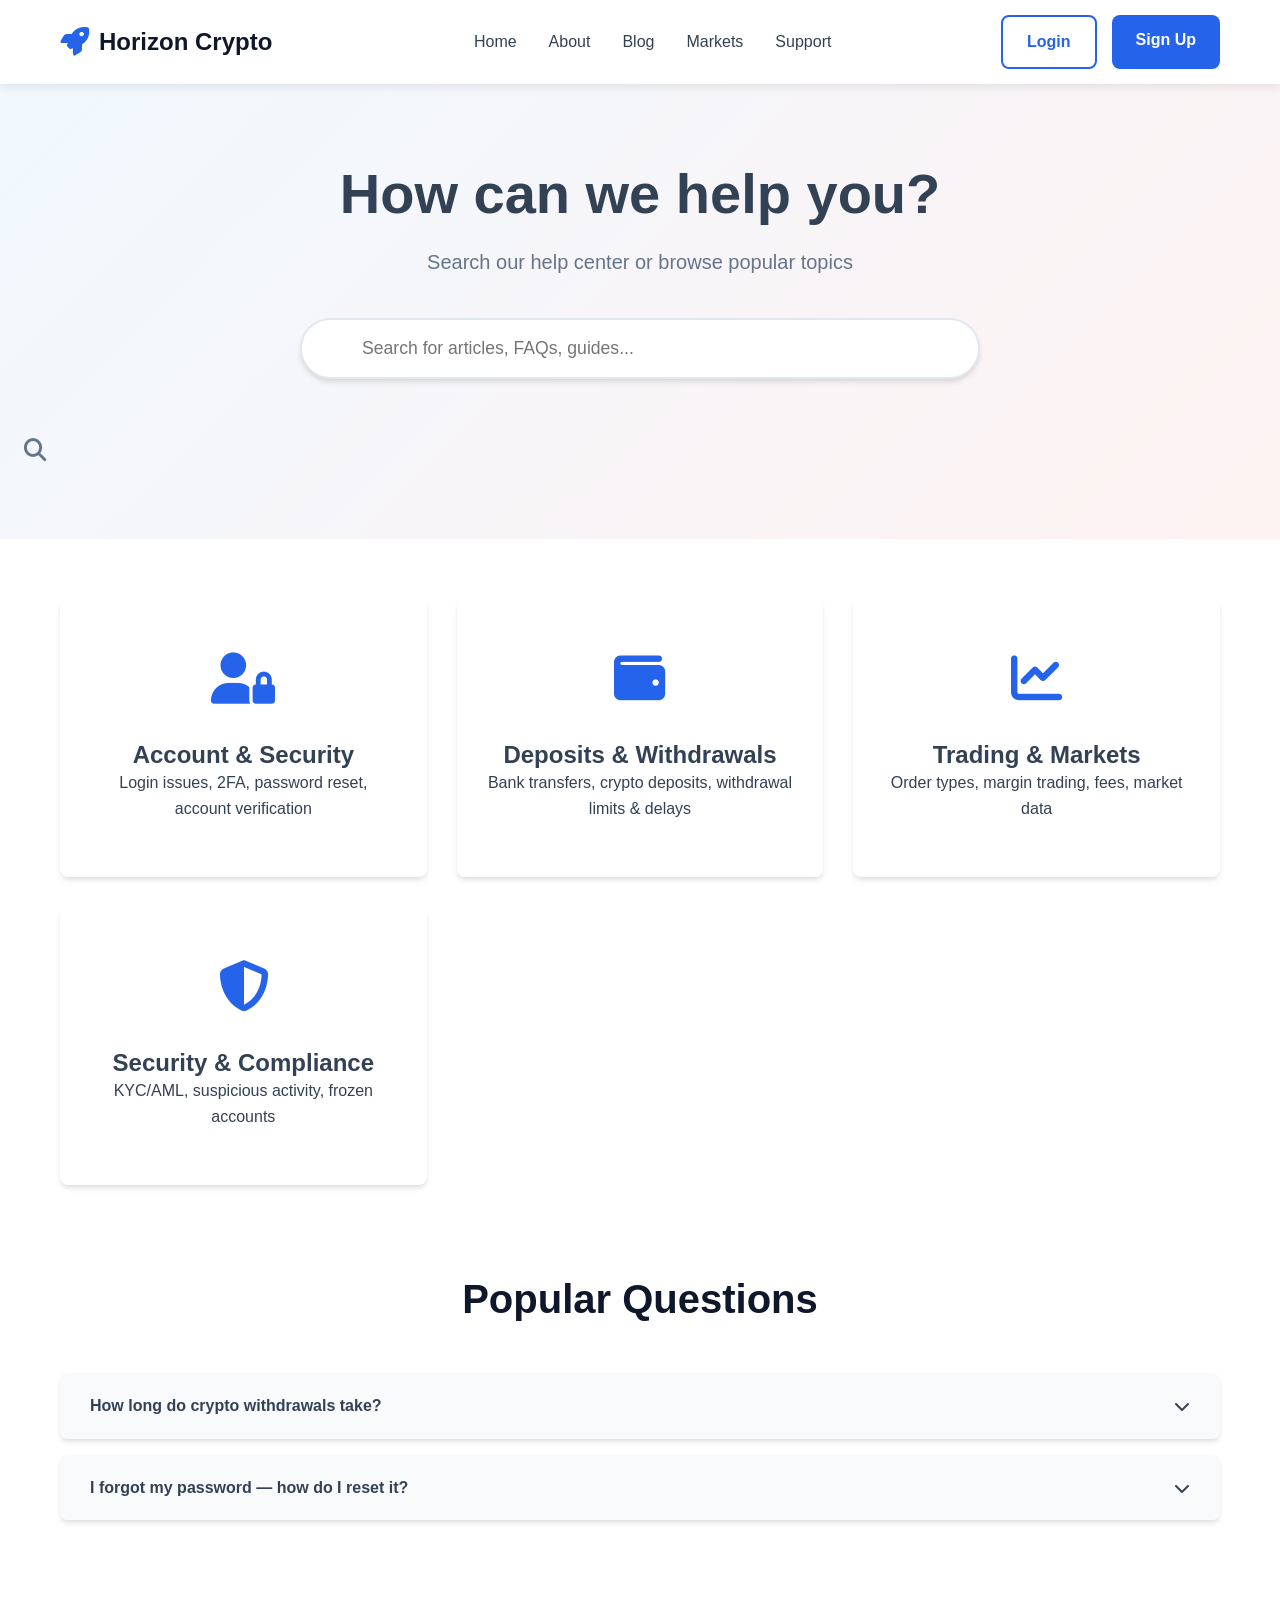
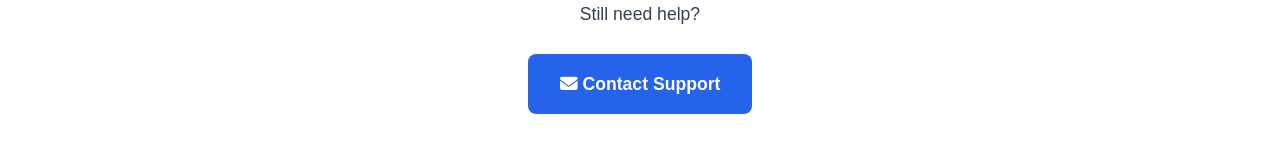
<file: support.html>
<!DOCTYPE html>
<html lang="en">
<head>
    <meta charset="UTF-8">
    <meta name="viewport" content="width=device-width, initial-scale=1.0">
    <title>Support & Help Center - Horizon Crypto</title>
    <link rel="stylesheet" href="./CSS/main.css">
    <link rel="stylesheet" href="https://cdnjs.cloudflare.com/ajax/libs/font-awesome/6.4.0/css/all.min.css">
    <style>
        .support-hero {
            padding: 160px 0 80px;
            background: linear-gradient(135deg, #f0f9ff 0%, #fef2f2 100%);
            text-align: center;
        }
        .search-box {
            max-width: 680px;
            margin: 40px auto 80px;
        }
        .search-box input {
            width: 100%;
            padding: 18px 24px 18px 60px;
            font-size: 1.1rem;
            border: 2px solid var(--border-color);
            border-radius: 50px;
            box-shadow: var(--shadow);
        }
        .search-box i {
            position: absolute;
            left: 24px;
            top: 50%;
            transform: translateY(-50%);
            font-size: 1.4rem;
            color: var(--text-light);
        }
        .categories-grid {
            display: grid;
            grid-template-columns: repeat(auto-fit, minmax(300px, 1fr));
            gap: 30px;
            margin: 60px 0;
        }
        .category-card {
            background: white;
            padding: 40px 30px;
            border-radius: var(--radius);
            box-shadow: var(--shadow);
            transition: var(--transition);
            text-align: center;
        }
        .category-card:hover {
            transform: translateY(-8px);
            box-shadow: var(--shadow-lg);
        }
        .category-icon {
            font-size: 3.2rem;
            color: var(--primary-color);
            margin-bottom: 20px;
        }
        .faq-item {
            background: white;
            border-radius: var(--radius);
            margin-bottom: 16px;
            box-shadow: var(--shadow);
            overflow: hidden;
        }
        .faq-question {
            padding: 20px 30px;
            font-weight: 600;
            cursor: pointer;
            display: flex;
            justify-content: space-between;
            align-items: center;
            background: var(--bg-light);
        }
        .faq-answer {
            padding: 0 30px 25px;
            display: none;
            color: var(--text-color);
            line-height: 1.7;
        }
        .faq-answer.active {
            display: block;
        }
    </style>
</head>
<body>

    <!-- Navigation (update active link to support) -->
    <nav class="navbar"><div class="container nav-container">
            <a href="index.html" class="logo">
                <i class="fas fa-rocket"></i>
                <span>Horizon Crypto</span>
            </a>
            <ul class="nav-menu">
                <li><a href="index.html#home">Home</a></li>
                <li><a href="about.html">About</a></li>
                <li><a href="blog.html" class="active">Blog</a></li>
                <li><a href="index.html#markets">Markets</a></li>
                <li><a href="support.html">Support</a></li>
            </ul>
            <div class="nav-buttons">
                <a href="login.html" class="btn btn-outline">Login</a>
                <a href="signup.html" class="btn btn-primary">Sign Up</a>
            </div>
            <div class="hamburger" id="hamburger">
                <span></span><span></span><span></span>
            </div>
        </div>
    </nav>

    <section class="support-hero">
        <div class="container">
            <h1>How can we help you?</h1>
            <p style="font-size: 1.25rem; max-width: 680px; margin: 1.2rem auto; color: var(--text-light);">
                Search our help center or browse popular topics
            </p>

            <div class="search-box position-relative">
                <i class="fas fa-search"></i>
                <input type="text" placeholder="Search for articles, FAQs, guides...">
            </div>
        </div>
    </section>

    <div class="container">

        <div class="categories-grid">
            <div class="category-card">
                <div class="category-icon"><i class="fas fa-user-lock"></i></div>
                <h3>Account & Security</h3>
                <p>Login issues, 2FA, password reset, account verification</p>
            </div>
            <div class="category-card">
                <div class="category-icon"><i class="fas fa-wallet"></i></div>
                <h3>Deposits & Withdrawals</h3>
                <p>Bank transfers, crypto deposits, withdrawal limits & delays</p>
            </div>
            <div class="category-card">
                <div class="category-icon"><i class="fas fa-chart-line"></i></div>
                <h3>Trading & Markets</h3>
                <p>Order types, margin trading, fees, market data</p>
            </div>
            <div class="category-card">
                <div class="category-icon"><i class="fas fa-shield-alt"></i></div>
                <h3>Security & Compliance</h3>
                <p>KYC/AML, suspicious activity, frozen accounts</p>
            </div>
        </div>

        <h2 style="text-align: center; margin: 90px 0 50px; color: var(--secondary-color);">Popular Questions</h2>

        <div class="faq">
            <div class="faq-item">
                <div class="faq-question">
                    How long do crypto withdrawals take?
                    <i class="fas fa-chevron-down"></i>
                </div>
                <div class="faq-answer">
                    <p>Most cryptocurrency withdrawals are processed within 10–40 minutes depending on network congestion. Bitcoin may take longer during high-fee periods. Fiat withdrawals via bank transfer usually take 1–3 business days.</p>
                </div>
            </div>

            <div class="faq-item">
                <div class="faq-question">
                    I forgot my password — how do I reset it?
                    <i class="fas fa-chevron-down"></i>
                </div>
                <div class="faq-answer">
                    <p>Click "Forgot Password" on the login page. You'll receive a secure reset link. If you also have 2FA enabled, you'll need access to your authenticator app or backup codes.</p>
                </div>
            </div>

            <!-- Add 4–6 more FAQ items following the same pattern -->
        </div>

        <div style="text-align: center; margin: 80px 0 40px;">
            <p style="font-size: 1.1rem; margin-bottom: 25px;">Still need help?</p>
            <a href="mailto:support@horizoncrypto.com" class="btn btn-primary btn-large">
                <i class="fas fa-envelope"></i> Contact Support
            </a>
        </div>

    </div>

    <!-- CTA & Footer same as previous pages -->
    

    <script>
        // Simple FAQ accordion
        document.querySelectorAll('.faq-question').forEach(q => {
            q.addEventListener('click', () => {
                const answer = q.nextElementSibling;
                answer.classList.toggle('active');
                q.querySelector('i').classList.toggle('fa-chevron-down');
                q.querySelector('i').classList.toggle('fa-chevron-up');
            });
        });
    </script>
</body>
</html>
</file>
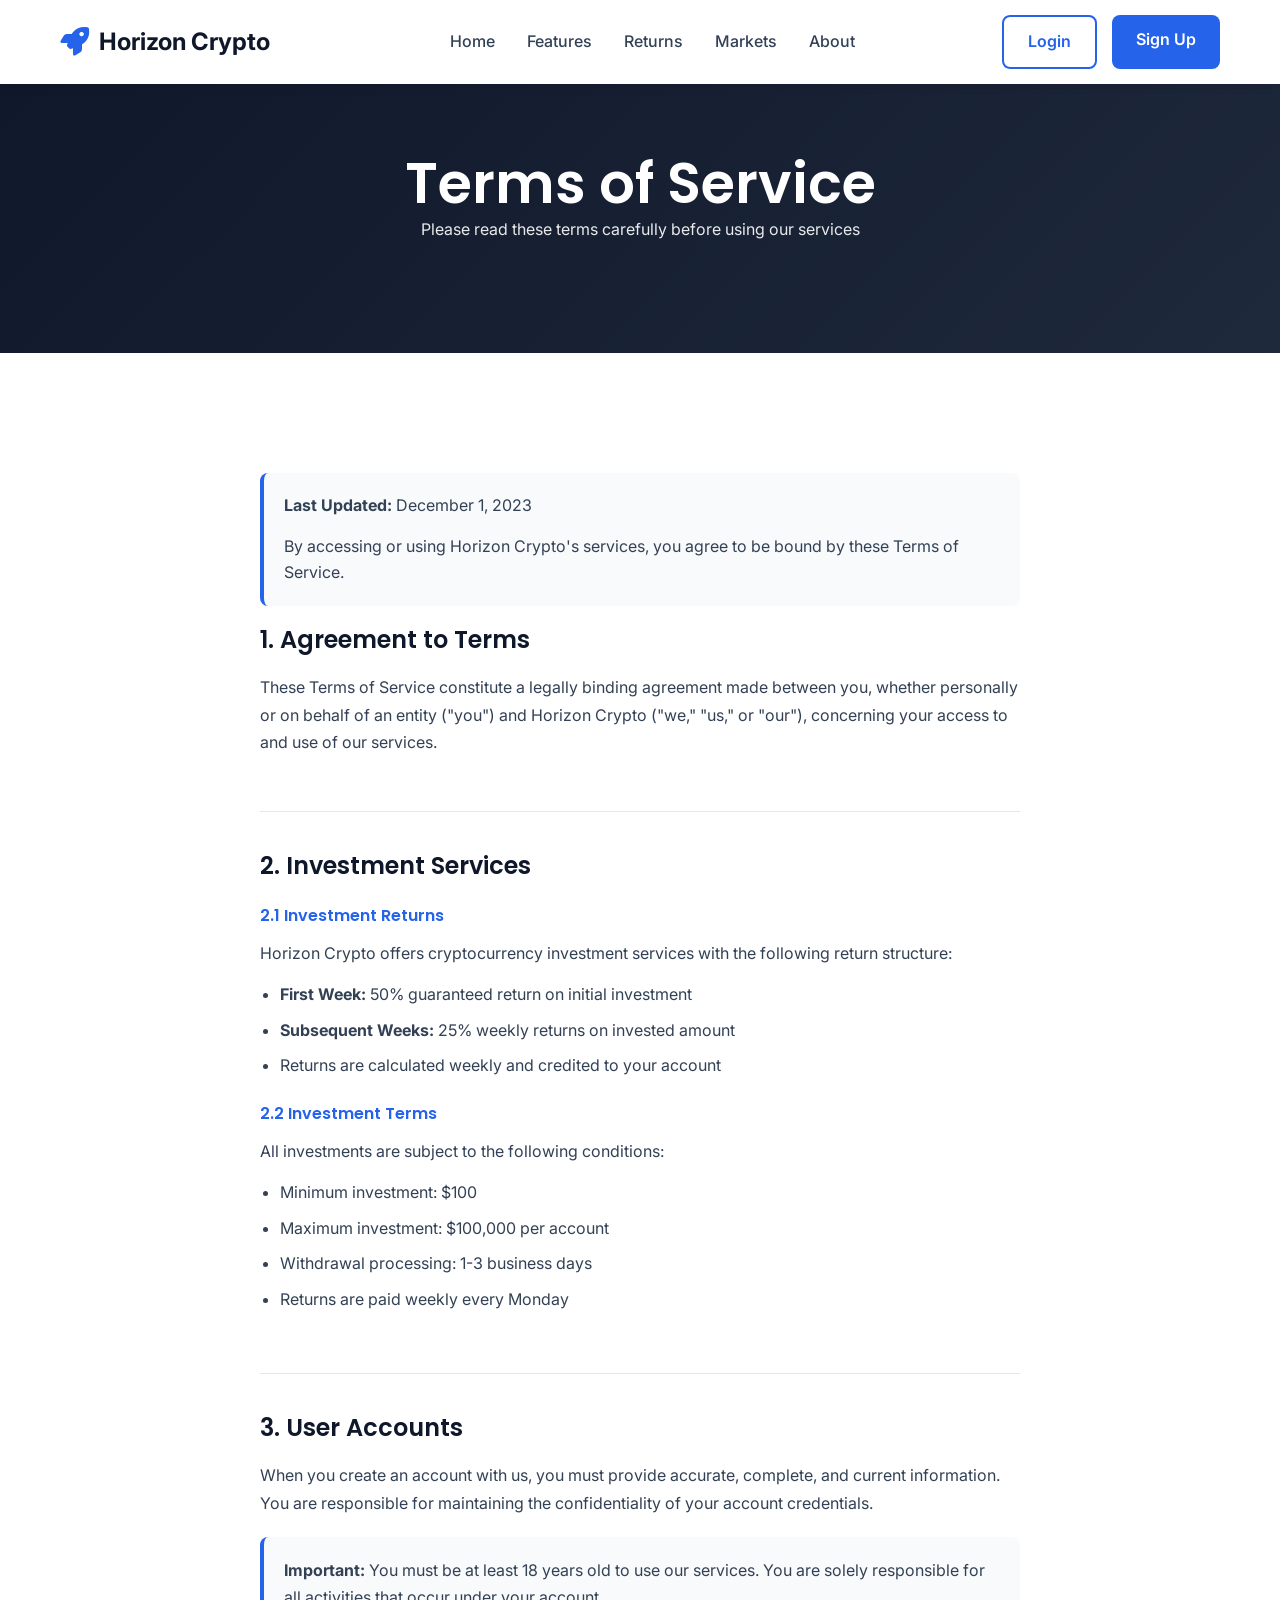
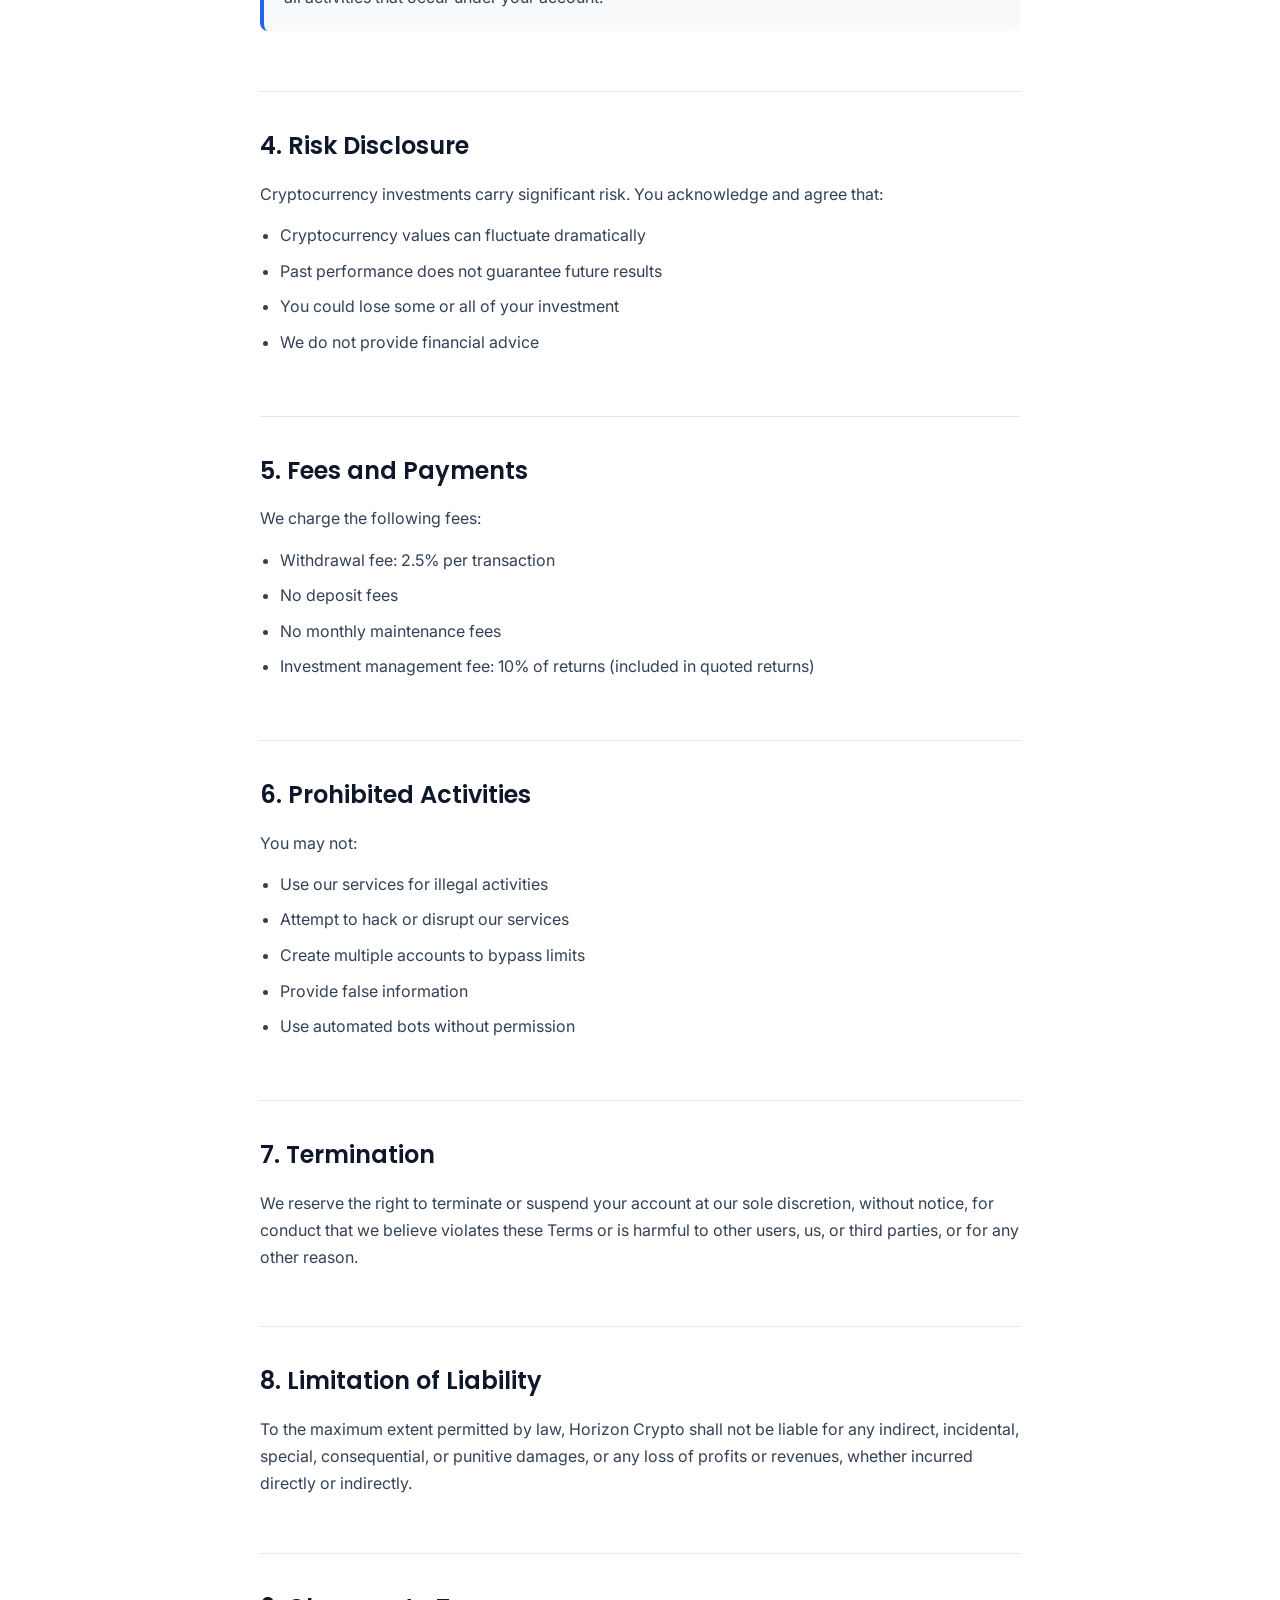
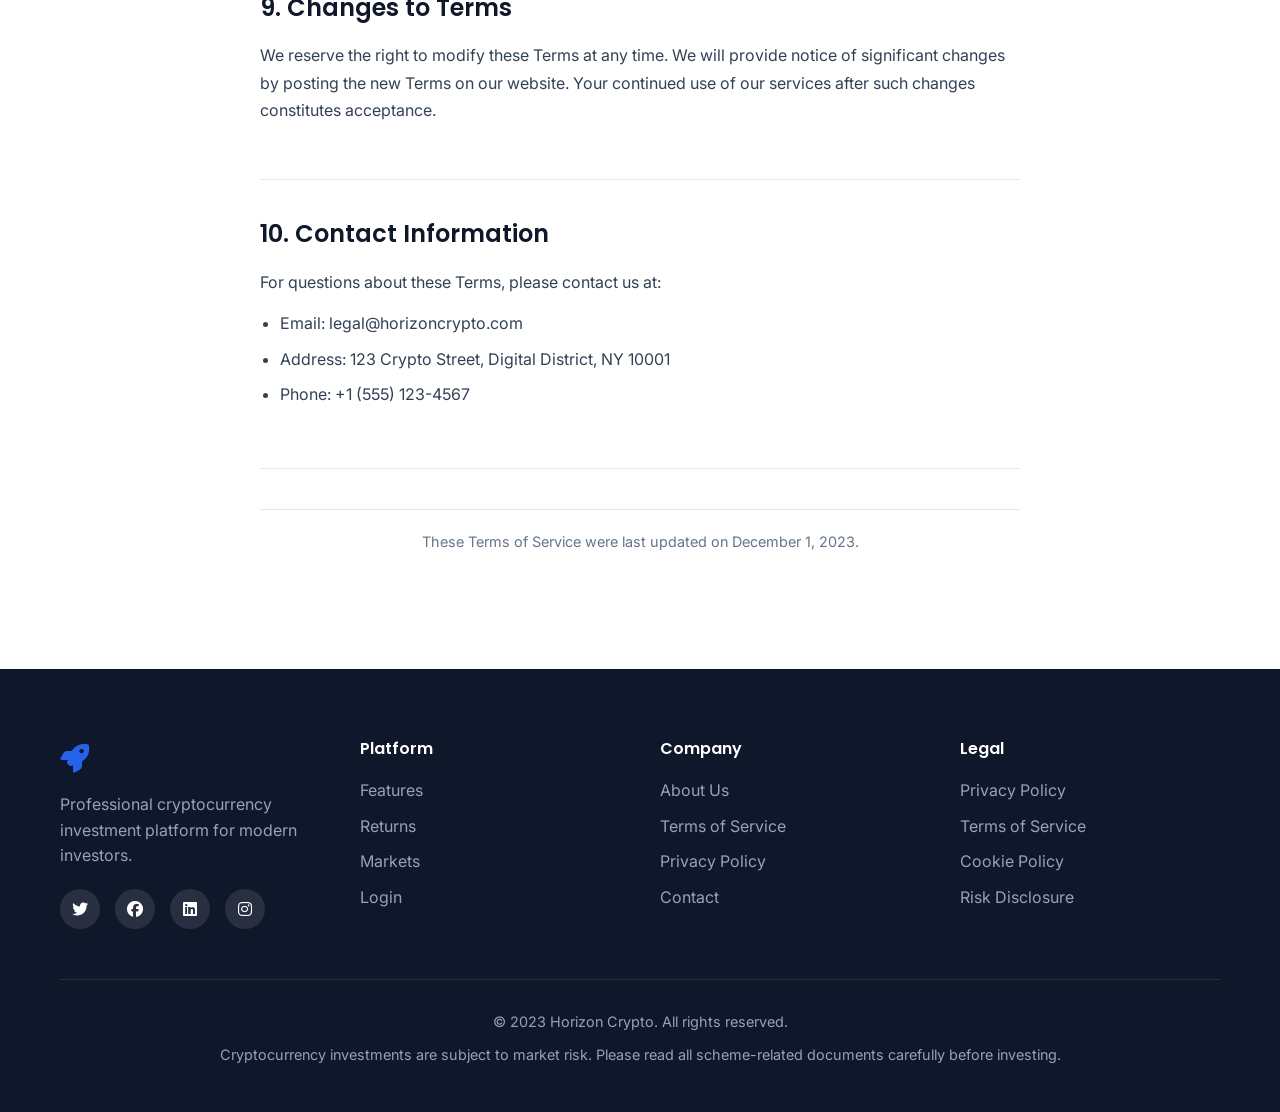
<file: terms-of-service.html>
<!DOCTYPE html>
<html lang="en">
<head>
    <meta charset="UTF-8">
    <meta name="viewport" content="width=device-width, initial-scale=1.0">
    <title>Terms of Service - Horizon Crypto</title>
    <link rel="stylesheet" href="./CSS/main.css">
    <link rel="stylesheet" href="https://cdnjs.cloudflare.com/ajax/libs/font-awesome/6.4.0/css/all.min.css">
    <link href="https://fonts.googleapis.com/css2?family=Inter:wght@300;400;500;600;700&family=Poppins:wght@400;500;600;700&display=swap" rel="stylesheet">
    <link rel="icon" type="image/x-icon" href="data:image/svg+xml,<svg xmlns=%22http://www.w3.org/2000/svg%22 viewBox=%220 0 100 100%22><text y=%22.9em%22 font-size=%2290%22>🚀</text></svg>">
    <style>
        .terms-content {
            padding: 100px 0;
            background-color: white;
        }
        
        .terms-container {
            max-width: 800px;
            margin: 0 auto;
        }
        
        .terms-section {
            margin-bottom: 40px;
            padding-bottom: 40px;
            border-bottom: 1px solid var(--border-color);
        }
        
        .terms-section:last-child {
            border-bottom: none;
            margin-bottom: 0;
        }
        
        .terms-section h3 {
            color: var(--secondary-color);
            margin-bottom: 20px;
        }
        
        .terms-section h4 {
            color: var(--primary-color);
            margin: 25px 0 15px;
        }
        
        .terms-section p {
            color: var(--text-color);
            margin-bottom: 15px;
            line-height: 1.7;
        }
        
        .terms-section ul {
            margin-left: 20px;
            margin-bottom: 20px;
        }
        
        .terms-section li {
            margin-bottom: 10px;
            color: var(--text-color);
        }
        
        .highlight-box {
            background-color: var(--bg-light);
            padding: 20px;
            border-radius: var(--radius);
            border-left: 4px solid var(--primary-color);
            margin: 20px 0;
        }
        
        .highlight-box p:last-child {
            margin-bottom: 0;
        }
        
        .last-updated {
            color: var(--text-light);
            font-size: 0.9rem;
            text-align: center;
            margin-top: 40px;
            padding-top: 20px;
            border-top: 1px solid var(--border-color);
        }
    </style>
</head>
<body>
    <!-- Navigation -->
    <nav class="navbar">
        <div class="container nav-container">
            <a href="index.html" class="logo">
                <i class="fas fa-rocket"></i>
                <span>Horizon Crypto</span>
            </a>

            <ul class="nav-menu">
                <li><a href="index.html#home">Home</a></li>
                <li><a href="index.html#features">Features</a></li>
                <li><a href="index.html#returns">Returns</a></li>
                <li><a href="index.html#markets">Markets</a></li>
                <li><a href="about.html">About</a></li>
            </ul>

            <div class="nav-buttons">
                <a href="login.html" class="btn btn-outline">Login</a>
                <a href="signup.html" class="btn btn-primary">Sign Up</a>
            </div>

            <div class="hamburger" id="hamburger">
                <span></span>
                <span></span>
                <span></span>
            </div>
        </div>
    </nav>

    <!-- Hero Section -->
    <section class="hero" style="padding: 150px 0 50px; background: linear-gradient(135deg, var(--secondary-color), #1e293b); color: white;">
        <div class="container">
            <div class="section-header" style="text-align: center;">
                <h1 style="color: white;">Terms of Service</h1>
                <p style="color: rgba(255,255,255,0.9); max-width: 600px; margin: 0 auto;">Please read these terms carefully before using our services</p>
            </div>
        </div>
    </section>

    <!-- Terms Content -->
    <section class="terms-content">
        <div class="container terms-container">
            <div class="highlight-box">
                <p><strong>Last Updated:</strong> December 1, 2023</p>
                <p>By accessing or using Horizon Crypto's services, you agree to be bound by these Terms of Service.</p>
            </div>
            
            <div class="terms-section">
                <h3>1. Agreement to Terms</h3>
                <p>These Terms of Service constitute a legally binding agreement made between you, whether personally or on behalf of an entity ("you") and Horizon Crypto ("we," "us," or "our"), concerning your access to and use of our services.</p>
            </div>
            
            <div class="terms-section">
                <h3>2. Investment Services</h3>
                <h4>2.1 Investment Returns</h4>
                <p>Horizon Crypto offers cryptocurrency investment services with the following return structure:</p>
                <ul>
                    <li><strong>First Week:</strong> 50% guaranteed return on initial investment</li>
                    <li><strong>Subsequent Weeks:</strong> 25% weekly returns on invested amount</li>
                    <li>Returns are calculated weekly and credited to your account</li>
                </ul>
                
                <h4>2.2 Investment Terms</h4>
                <p>All investments are subject to the following conditions:</p>
                <ul>
                    <li>Minimum investment: $100</li>
                    <li>Maximum investment: $100,000 per account</li>
                    <li>Withdrawal processing: 1-3 business days</li>
                    <li>Returns are paid weekly every Monday</li>
                </ul>
            </div>
            
            <div class="terms-section">
                <h3>3. User Accounts</h3>
                <p>When you create an account with us, you must provide accurate, complete, and current information. You are responsible for maintaining the confidentiality of your account credentials.</p>
                
                <div class="highlight-box">
                    <p><strong>Important:</strong> You must be at least 18 years old to use our services. You are solely responsible for all activities that occur under your account.</p>
                </div>
            </div>
            
            <div class="terms-section">
                <h3>4. Risk Disclosure</h3>
                <p>Cryptocurrency investments carry significant risk. You acknowledge and agree that:</p>
                <ul>
                    <li>Cryptocurrency values can fluctuate dramatically</li>
                    <li>Past performance does not guarantee future results</li>
                    <li>You could lose some or all of your investment</li>
                    <li>We do not provide financial advice</li>
                </ul>
            </div>
            
            <div class="terms-section">
                <h3>5. Fees and Payments</h3>
                <p>We charge the following fees:</p>
                <ul>
                    <li>Withdrawal fee: 2.5% per transaction</li>
                    <li>No deposit fees</li>
                    <li>No monthly maintenance fees</li>
                    <li>Investment management fee: 10% of returns (included in quoted returns)</li>
                </ul>
            </div>
            
            <div class="terms-section">
                <h3>6. Prohibited Activities</h3>
                <p>You may not:</p>
                <ul>
                    <li>Use our services for illegal activities</li>
                    <li>Attempt to hack or disrupt our services</li>
                    <li>Create multiple accounts to bypass limits</li>
                    <li>Provide false information</li>
                    <li>Use automated bots without permission</li>
                </ul>
            </div>
            
            <div class="terms-section">
                <h3>7. Termination</h3>
                <p>We reserve the right to terminate or suspend your account at our sole discretion, without notice, for conduct that we believe violates these Terms or is harmful to other users, us, or third parties, or for any other reason.</p>
            </div>
            
            <div class="terms-section">
                <h3>8. Limitation of Liability</h3>
                <p>To the maximum extent permitted by law, Horizon Crypto shall not be liable for any indirect, incidental, special, consequential, or punitive damages, or any loss of profits or revenues, whether incurred directly or indirectly.</p>
            </div>
            
            <div class="terms-section">
                <h3>9. Changes to Terms</h3>
                <p>We reserve the right to modify these Terms at any time. We will provide notice of significant changes by posting the new Terms on our website. Your continued use of our services after such changes constitutes acceptance.</p>
            </div>
            
            <div class="terms-section">
                <h3>10. Contact Information</h3>
                <p>For questions about these Terms, please contact us at:</p>
                <ul>
                    <li>Email: legal@horizoncrypto.com</li>
                    <li>Address: 123 Crypto Street, Digital District, NY 10001</li>
                    <li>Phone: +1 (555) 123-4567</li>
                </ul>
            </div>
            
            <div class="last-updated">
                <p>These Terms of Service were last updated on December 1, 2023.</p>
            </div>
        </div>
    </section>

    <!-- Footer -->
    <footer class="footer">
        <div class="container">
            <div class="footer-content">
                <div class="footer-section">
                    <a href="index.html" class="logo">
                        <i class="fas fa-rocket"></i>
                        <span>Horizon Crypto</span>
                    </a>
                    <p>Professional cryptocurrency investment platform for modern investors.</p>
                    <div class="social-icons">
                        <a href="#"><i class="fab fa-twitter"></i></a>
                        <a href="#"><i class="fab fa-facebook"></i></a>
                        <a href="#"><i class="fab fa-linkedin"></i></a>
                        <a href="#"><i class="fab fa-instagram"></i></a>
                    </div>
                </div>

                <div class="footer-section">
                    <h4>Platform</h4>
                    <ul>
                        <li><a href="index.html#features">Features</a></li>
                        <li><a href="index.html#returns">Returns</a></li>
                        <li><a href="index.html#markets">Markets</a></li>
                        <li><a href="login.html">Login</a></li>
                    </ul>
                </div>

                <div class="footer-section">
                    <h4>Company</h4>
                    <ul>
                        <li><a href="about.html">About Us</a></li>
                        <li><a href="terms.html">Terms of Service</a></li>
                        <li><a href="privacy.html">Privacy Policy</a></li>
                        <li><a href="index.html#contact">Contact</a></li>
                    </ul>
                </div>

                <div class="footer-section">
                    <h4>Legal</h4>
                    <ul>
                        <li><a href="privacy-policy.html">Privacy Policy</a></li>
                        <li><a href="terms-of-service.html">Terms of Service</a></li>
                        <li><a href="cookies.html">Cookie Policy</a></li>
                        <li><a href="riskDisclosure.html">Risk Disclosure</a></li>
                    </ul>
                </div>
            </div>

            <div class="footer-bottom">
                <p>&copy; 2023 Horizon Crypto. All rights reserved.</p>
                <p>Cryptocurrency investments are subject to market risk. Please read all scheme-related documents carefully before investing.</p>
            </div>
        </div>
    </footer>

    <!-- Scripts -->
    <script src="./JAVASCRIPT/main.js"></script>
    <script>
        document.addEventListener('DOMContentLoaded', function() {
            const hamburger = document.getElementById('hamburger');
            const navMenu = document.querySelector('.nav-menu');
            
            if (hamburger && navMenu) {
                hamburger.addEventListener('click', () => {
                    hamburger.classList.toggle('active');
                    navMenu.classList.toggle('active');
                });
            }
        });
    </script>
</body>
</html>
</file>
<file: CSS/main.css>
/* Reset and Base Styles */
* {
    margin: 0;
    padding: 0;
    box-sizing: border-box;
}

:root {
    --primary-color: #2563eb;
    --primary-dark: #1d4ed8;
    --secondary-color: #0f172a;
    --accent-color: #8b5cf6;
    --text-color: #334155;
    --text-light: #64748b;
    --bg-color: #ffffff;
    --bg-light: #f8fafc;
    --border-color: #e2e8f0;
    --success-color: #10b981;
    --error-color: #ef4444;
    --warning-color: #f59e0b;
    --shadow: 0 4px 6px -1px rgba(0, 0, 0, 0.1), 0 2px 4px -1px rgba(0, 0, 0, 0.06);
    --shadow-lg: 0 10px 15px -3px rgba(0, 0, 0, 0.1), 0 4px 6px -2px rgba(0, 0, 0, 0.05);
    --radius: 8px;
    --transition: all 0.3s ease;
}

body {
    font-family: 'Inter', sans-serif;
    color: var(--text-color);
    background-color: var(--bg-color);
    line-height: 1.6;
    overflow-x: hidden;
}

.container {
    width: 100%;
    max-width: 1200px;
    margin: 0 auto;
    padding: 0 20px;
}

h1, h2, h3, h4 {
    font-family: 'Poppins', sans-serif;
    font-weight: 600;
    line-height: 1.2;
}

h1 {
    font-size: 3.5rem;
}

h2 {
    font-size: 2.5rem;
}

h3 {
    font-size: 1.5rem;
}

p {
    margin-bottom: 1rem;
}

a {
    text-decoration: none;
    color: inherit;
}

.btn {
    display: inline-block;
    padding: 12px 24px;
    border-radius: var(--radius);
    font-weight: 600;
    font-size: 1rem;
    cursor: pointer;
    border: none;
    transition: var(--transition);
    text-align: center;
}

.btn-primary {
    background-color: var(--primary-color);
    color: white;
}

.btn-primary:hover {
    background-color: var(--primary-dark);
    transform: translateY(-2px);
    box-shadow: var(--shadow);
}

.btn-outline {
    background-color: transparent;
    color: var(--primary-color);
    border: 2px solid var(--primary-color);
}

.btn-outline:hover {
    background-color: rgba(37, 99, 235, 0.1);
}

.btn-large {
    padding: 16px 32px;
    font-size: 1.1rem;
}

.btn-full {
    width: 100%;
}

/* Navigation */
.navbar {
    position: fixed;
    top: 0;
    left: 0;
    width: 100%;
    background-color: var(--bg-color);
    box-shadow: 0 2px 10px rgba(0, 0, 0, 0.1);
    z-index: 1000;
    padding: 15px 0;
}

.nav-container {
    display: flex;
    justify-content: space-between;
    align-items: center;
}

.logo {
    display: flex;
    align-items: center;
    font-size: 1.5rem;
    font-weight: 700;
    color: var(--secondary-color);
}

.logo i {
    color: var(--primary-color);
    margin-right: 10px;
    font-size: 1.8rem;
}

.nav-menu {
    display: flex;
    list-style: none;
}

.nav-menu li {
    margin-left: 2rem;
}

.nav-menu a {
    font-weight: 500;
    color: var(--text-color);
    transition: var(--transition);
}

.nav-menu a:hover {
    color: var(--primary-color);
}

.nav-buttons {
    display: flex;
    gap: 15px;
}

.hamburger {
    display: none;
    flex-direction: column;
    cursor: pointer;
}

.hamburger span {
    width: 25px;
    height: 3px;
    background-color: var(--secondary-color);
    margin: 3px 0;
    transition: var(--transition);
}

/* Hero Section */
.hero {
    padding: 150px 0 100px;
    background: linear-gradient(135deg, #f0f9ff 0%, #fef2f2 100%);
    overflow: hidden;
}

.hero-container {
    display: flex;
    align-items: center;
    justify-content: space-between;
    gap: 40px;
}

.hero-content {
    flex: 1;
}

.hero-title {
    margin-bottom: 1.5rem;
    color: var(--secondary-color);
}

.highlight {
    color: var(--primary-color);
}

.hero-subtitle {
    font-size: 1.2rem;
    color: var(--text-light);
    margin-bottom: 2rem;
    max-width: 600px;
}

.hero-buttons {
    display: flex;
    gap: 20px;
    margin-bottom: 3rem;
}

.hero-stats {
    display: flex;
    gap: 40px;
}

.stat h3 {
    font-size: 2rem;
    color: var(--primary-color);
    margin-bottom: 5px;
}

.stat p {
    color: var(--text-light);
    font-size: 0.9rem;
    margin: 0;
}

.hero-image {
    flex: 1;
    display: flex;
    justify-content: flex-end;
}

.crypto-card {
    background-color: var(--bg-color);
    border-radius: var(--radius);
    box-shadow: var(--shadow-lg);
    width: 100%;
    max-width: 400px;
    overflow: hidden;
    animation: float 6s ease-in-out infinite;
}

@keyframes float {
    0%, 100% { transform: translateY(0); }
    50% { transform: translateY(-20px); }
}

.card-header {
    display: flex;
    justify-content: space-between;
    align-items: center;
    padding: 20px;
    background-color: var(--secondary-color);
    color: white;
}

.card-badge {
    background-color: var(--success-color);
    color: white;
    padding: 5px 10px;
    border-radius: 20px;
    font-size: 0.8rem;
    font-weight: 600;
}

.card-content {
    padding: 20px;
}

.portfolio-value {
    margin-bottom: 25px;
    padding-bottom: 20px;
    border-bottom: 1px solid var(--border-color);
}

.portfolio-value h4 {
    color: var(--text-light);
    font-size: 0.9rem;
    margin-bottom: 5px;
}

.portfolio-value h2 {
    color: var(--secondary-color);
    margin-bottom: 10px;
}

.positive-change {
    color: var(--success-color);
    font-weight: 600;
    background-color: rgba(16, 185, 129, 0.1);
    padding: 5px 10px;
    border-radius: 20px;
    font-size: 0.9rem;
}

.distribution-item {
    display: flex;
    justify-content: space-between;
    margin-bottom: 15px;
    padding-bottom: 10px;
    border-bottom: 1px dashed var(--border-color);
}

/* Features Section */
.features {
    padding: 100px 0;
    background-color: var(--bg-light);
}

.section-header {
    text-align: center;
    margin-bottom: 60px;
}

.section-header h2 {
    color: var(--secondary-color);
    margin-bottom: 15px;
}

.section-header p {
    color: var(--text-light);
    max-width: 600px;
    margin: 0 auto;
}

.features-grid {
    display: grid;
    grid-template-columns: repeat(auto-fit, minmax(250px, 1fr));
    gap: 30px;
}

.feature-card {
    background-color: var(--bg-color);
    padding: 30px;
    border-radius: var(--radius);
    box-shadow: var(--shadow);
    transition: var(--transition);
    text-align: center;
}

.feature-card:hover {
    transform: translateY(-10px);
    box-shadow: var(--shadow-lg);
}

.feature-icon {
    width: 70px;
    height: 70px;
    background: linear-gradient(135deg, var(--primary-color), var(--accent-color));
    border-radius: 50%;
    display: flex;
    align-items: center;
    justify-content: center;
    margin: 0 auto 20px;
}

.feature-icon i {
    font-size: 1.8rem;
    color: white;
}

.feature-card h3 {
    margin-bottom: 15px;
    color: var(--secondary-color);
}

/* Markets Section */
.markets {
    padding: 100px 0;
}

.markets-table {
    border-radius: var(--radius);
    overflow: hidden;
    box-shadow: var(--shadow);
}

.table-header {
    background-color: var(--secondary-color);
    color: white;
}

.table-row {
    display: grid;
    grid-template-columns: 2fr 1fr 1fr 1.5fr 1fr;
    padding: 15px 20px;
}

.table-body .table-row {
    border-bottom: 1px solid var(--border-color);
    background-color: var(--bg-color);
    transition: var(--transition);
}

.table-body .table-row:hover {
    background-color: var(--bg-light);
}

.table-cell {
    display: flex;
    align-items: center;
}

.crypto-item {
    display: contents;
}

.crypto-icon {
    width: 32px;
    height: 32px;
    border-radius: 50%;
    background-color: var(--primary-color);
    display: flex;
    align-items: center;
    justify-content: center;
    margin-right: 10px;
    color: white;
    font-weight: bold;
}

/* CTA Section */
.cta {
    padding: 100px 0;
    background: linear-gradient(135deg, var(--primary-color), var(--accent-color));
    color: white;
}

.cta-container {
    display: flex;
    align-items: center;
    justify-content: space-between;
    gap: 40px;
}

.cta-content {
    flex: 1;
}

.cta-content h2 {
    margin-bottom: 20px;
}

.cta-content p {
    margin-bottom: 30px;
    opacity: 0.9;
}

.cta-content .btn-primary {
    background-color: white;
    color: var(--primary-color);
}

.cta-content .btn-primary:hover {
    background-color: var(--bg-light);
}

.cta-image {
    flex: 1;
    display: flex;
    justify-content: center;
}

.cta-image i {
    font-size: 12rem;
    opacity: 0.2;
}

/* Footer */
.footer {
    background-color: var(--secondary-color);
    color: white;
    padding: 70px 0 30px;
}

.footer-content {
    display: grid;
    grid-template-columns: repeat(auto-fit, minmax(200px, 1fr));
    gap: 40px;
    margin-bottom: 50px;
}

.footer-section p {
    color: #94a3b8;
    margin-top: 15px;
    max-width: 300px;
}

.footer-section h4 {
    margin-bottom: 20px;
    color: white;
}

.footer-section ul {
    list-style: none;
}

.footer-section ul li {
    margin-bottom: 10px;
}

.footer-section ul li a {
    color: #94a3b8;
    transition: var(--transition);
}

.footer-section ul li a:hover {
    color: white;
}


/* Markets Section - Enhanced */
.markets {
    padding: 100px 0;
    background-color: var(--bg-light);
}

.market-filters {
    display: flex;
    justify-content: space-between;
    align-items: center;
    margin-bottom: 30px;
    flex-wrap: wrap;
    gap: 20px;
}

.filter-tabs {
    display: flex;
    background-color: white;
    border-radius: var(--radius);
    padding: 5px;
    box-shadow: var(--shadow);
}

.filter-tab {
    padding: 10px 20px;
    border: none;
    background: none;
    font-weight: 600;
    color: var(--text-light);
    cursor: pointer;
    border-radius: 6px;
    transition: var(--transition);
    font-size: 0.95rem;
}

.filter-tab.active {
    background-color: var(--primary-color);
    color: white;
}

.filter-tab:hover:not(.active) {
    background-color: var(--bg-light);
    color: var(--text-color);
}

.market-search {
    position: relative;
    width: 300px;
}

.market-search i {
    position: absolute;
    left: 15px;
    top: 50%;
    transform: translateY(-50%);
    color: var(--text-light);
}

.market-search input {
    width: 100%;
    padding: 12px 15px 12px 45px;
    border: 1px solid var(--border-color);
    border-radius: var(--radius);
    font-size: 0.95rem;
    transition: var(--transition);
    background-color: white;
}

.market-search input:focus {
    outline: none;
    border-color: var(--primary-color);
    box-shadow: 0 0 0 3px rgba(37, 99, 235, 0.1);
}

.market-stats {
    display: grid;
    grid-template-columns: repeat(auto-fit, minmax(250px, 1fr));
    gap: 20px;
    margin-bottom: 40px;
}

.stat-card {
    background: linear-gradient(135deg, #ffffff, #f8fafc);
    border-radius: var(--radius);
    padding: 25px;
    display: flex;
    align-items: center;
    box-shadow: var(--shadow);
    transition: var(--transition);
    border: 1px solid var(--border-color);
}

.stat-card:hover {
    transform: translateY(-5px);
    box-shadow: var(--shadow-lg);
}

.stat-icon {
    width: 60px;
    height: 60px;
    border-radius: 50%;
    background: linear-gradient(135deg, var(--primary-color), var(--accent-color));
    display: flex;
    align-items: center;
    justify-content: center;
    margin-right: 20px;
    flex-shrink: 0;
}

.stat-icon i {
    font-size: 1.5rem;
    color: white;
}

.stat-content h4 {
    color: var(--text-light);
    font-size: 0.9rem;
    margin-bottom: 5px;
    font-weight: 500;
}

.stat-content h3 {
    color: var(--secondary-color);
    margin-bottom: 5px;
    font-size: 1.5rem;
}

.stat-change {
    font-size: 0.85rem;
    font-weight: 600;
    padding: 3px 10px;
    border-radius: 20px;
}

.stat-change.positive {
    background-color: rgba(16, 185, 129, 0.1);
    color: var(--success-color);
}

.stat-change.negative {
    background-color: rgba(239, 68, 68, 0.1);
    color: var(--error-color);
}

.markets-container {
    background-color: white;
    border-radius: var(--radius);
    overflow: hidden;
    box-shadow: var(--shadow-lg);
}

.table-header {
    display: grid;
    grid-template-columns: 2fr 1fr 1fr 1fr 1fr 1fr;
    padding: 20px;
    background: linear-gradient(to right, var(--secondary-color), #1e293b);
    color: white;
    font-weight: 600;
    font-size: 0.9rem;
}

.table-body {
    max-height: 600px;
    overflow-y: auto;
}

.crypto-row {
    display: grid;
    grid-template-columns: 2fr 1fr 1fr 1fr 1fr 1fr;
    padding: 20px;
    border-bottom: 1px solid var(--border-color);
    align-items: center;
    transition: var(--transition);
    position: relative;
}

.crypto-row:hover {
    background-color: rgba(37, 99, 235, 0.03);
}

.crypto-row:last-child {
    border-bottom: none;
}

.crypto-info {
    display: flex;
    align-items: center;
    gap: 15px;
}

.crypto-logo {
    width: 40px;
    height: 40px;
    border-radius: 50%;
    display: flex;
    align-items: center;
    justify-content: center;
    font-weight: bold;
    color: white;
    font-size: 0.9rem;
}

.crypto-name {
    display: flex;
    flex-direction: column;
}

.crypto-name strong {
    color: var(--secondary-color);
    font-size: 1rem;
}

.crypto-symbol {
    color: var(--text-light);
    font-size: 0.85rem;
    margin-top: 2px;
}

.crypto-price {
    font-weight: 600;
    color: var(--secondary-color);
    font-size: 1rem;
}

.price-change {
    display: inline-flex;
    align-items: center;
    gap: 5px;
    padding: 6px 12px;
    border-radius: 20px;
    font-weight: 600;
    font-size: 0.85rem;
    width: fit-content;
}

.price-change.positive {
    background-color: rgba(16, 185, 129, 0.1);
    color: var(--success-color);
}

.price-change.negative {
    background-color: rgba(239, 68, 68, 0.1);
    color: var(--error-color);
}

.price-change.neutral {
    background-color: rgba(148, 163, 184, 0.1);
    color: var(--text-light);
}

.market-cap {
    color: var(--secondary-color);
    font-weight: 500;
}

.volume {
    color: var(--secondary-color);
    font-weight: 500;
}

.chart-container {
    width: 80px;
    height: 30px;
    position: relative;
}

.chart-line {
    width: 100%;
    height: 100%;
}

.chart-line.positive {
    stroke: var(--success-color);
}

.chart-line.negative {
    stroke: var(--error-color);
}

.chart-line.neutral {
    stroke: var(--text-light);
}

.crypto-actions {
    display: flex;
    gap: 10px;
}

.action-btn {
    padding: 8px 16px;
    border-radius: 6px;
    border: none;
    font-weight: 600;
    font-size: 0.85rem;
    cursor: pointer;
    transition: var(--transition);
}

.action-btn.trade {
    background-color: var(--primary-color);
    color: white;
}

.action-btn.trade:hover {
    background-color: var(--primary-dark);
}

.action-btn.favorite {
    background-color: transparent;
    border: 1px solid var(--border-color);
    color: var(--text-light);
}

.action-btn.favorite:hover {
    border-color: var(--primary-color);
    color: var(--primary-color);
}

.action-btn.favorite.active {
    background-color: rgba(239, 68, 68, 0.1);
    border-color: var(--error-color);
    color: var(--error-color);
}

.market-update {
    display: flex;
    justify-content: space-between;
    align-items: center;
    padding: 15px 20px;
    background-color: rgba(37, 99, 235, 0.05);
    border-top: 1px solid var(--border-color);
    font-size: 0.9rem;
    color: var(--text-light);
}

.refresh-btn {
    background: none;
    border: none;
    color: var(--primary-color);
    font-weight: 600;
    cursor: pointer;
    display: flex;
    align-items: center;
    gap: 8px;
    transition: var(--transition);
}

.refresh-btn:hover {
    color: var(--primary-dark);
}

.refresh-btn i {
    transition: transform 0.3s ease;
}

.refresh-btn.spinning i {
    animation: spin 1s linear infinite;
}

@keyframes spin {
    from { transform: rotate(0deg); }
    to { transform: rotate(360deg); }
}

/* Custom scrollbar for table */
.table-body::-webkit-scrollbar {
    width: 6px;
}

.table-body::-webkit-scrollbar-track {
    background: #f1f1f1;
    border-radius: 3px;
}

.table-body::-webkit-scrollbar-thumb {
    background: #c1c1c1;
    border-radius: 3px;
}

.table-body::-webkit-scrollbar-thumb:hover {
    background: #a1a1a1;
}

/* Responsive styles for markets */
@media (max-width: 992px) {
    .table-header,
    .crypto-row {
        grid-template-columns: 1.5fr 1fr 1fr 1fr;
    }
    
    .table-header .header-cell:nth-child(4),
    .table-header .header-cell:nth-child(5),
    .crypto-row .crypto-volume,
    .crypto-row .crypto-chart {
        display: none;
    }
    
    .market-stats {
        grid-template-columns: repeat(2, 1fr);
    }
}

@media (max-width: 768px) {
    .market-filters {
        flex-direction: column;
        align-items: stretch;
    }
    
    .filter-tabs {
        overflow-x: auto;
        padding-bottom: 5px;
    }
    
    .market-search {
        width: 100%;
    }
    
    .market-stats {
        grid-template-columns: 1fr;
    }
    
    .table-header,
    .crypto-row {
        grid-template-columns: 1.5fr 1fr 1fr;
    }
    
    .table-header .header-cell:nth-child(3),
    .crypto-row .crypto-marketcap {
        display: none;
    }
}

@media (max-width: 480px) {
    .table-header,
    .crypto-row {
        grid-template-columns: 1fr 1fr;
        padding: 15px;
    }
    
    .table-header .header-cell:nth-child(2),
    .crypto-row .crypto-change {
        display: none;
    }
    
    .crypto-actions {
        flex-direction: column;
        width: 100%;
    }
    
    .action-btn {
        width: 100%;
    }
}

.social-icons {
    display: flex;
    gap: 15px;
    margin-top: 20px;
}

.social-icons a {
    width: 40px;
    height: 40px;
    border-radius: 50%;
    background-color: rgba(255, 255, 255, 0.1);
    display: flex;
    align-items: center;
    justify-content: center;
    transition: var(--transition);
}

.social-icons a:hover {
    background-color: var(--primary-color);
}

.footer-bottom {
    text-align: center;
    padding-top: 30px;
    border-top: 1px solid rgba(255, 255, 255, 0.1);
    color: #94a3b8;
    font-size: 0.9rem;
}

.footer-bottom p:first-child {
    margin-bottom: 10px;
}

/* Modal Styles */
.modal {
    display: none;
    position: fixed;
    top: 0;
    left: 0;
    width: 100%;
    height: 100%;
    background-color: rgba(0, 0, 0, 0.5);
    z-index: 2000;
    justify-content: center;
    align-items: center;
    padding: 20px;
}

.modal.active {
    display: flex;
}

.modal-content {
    background-color: var(--bg-color);
    border-radius: var(--radius);
    width: 100%;
    max-width: 500px;
    max-height: 90vh;
    overflow-y: auto;
    box-shadow: var(--shadow-lg);
    animation: modalSlideIn 0.3s ease;
}

@keyframes modalSlideIn {
    from { transform: translateY(-50px); opacity: 0; }
    to { transform: translateY(0); opacity: 1; }
}

.modal-header {
    display: flex;
    justify-content: space-between;
    align-items: center;
    padding: 25px 30px;
    border-bottom: 1px solid var(--border-color);
}

.modal-header h2 {
    color: var(--secondary-color);
    margin: 0;
}

.close-btn {
    background: none;
    border: none;
    font-size: 1.8rem;
    color: var(--text-light);
    cursor: pointer;
    transition: var(--transition);
}

.close-btn:hover {
    color: var(--secondary-color);
}

.modal-body {
    padding: 30px;
}

.form-group {
    margin-bottom: 20px;
}

.form-group label {
    display: block;
    margin-bottom: 8px;
    font-weight: 500;
    color: var(--secondary-color);
}

.form-group input,
.form-group select {
    width: 100%;
    padding: 12px 15px;
    border: 1px solid var(--border-color);
    border-radius: var(--radius);
    font-size: 1rem;
    transition: var(--transition);
}

















/* Investment Returns Section */
.investment-returns {
    padding: 100px 0;
    background: linear-gradient(135deg, #f8fafc 0%, #f0f9ff 100%);
}

.returns-timeline {
    max-width: 900px;
    margin: 0 auto 60px;
    position: relative;
}

.returns-timeline::before {
    content: '';
    position: absolute;
    left: 50%;
    top: 0;
    bottom: 0;
    width: 2px;
    background: linear-gradient(to bottom, var(--primary-color), var(--accent-color));
    transform: translateX(-50%);
}

.timeline-item {
    display: flex;
    margin-bottom: 60px;
    position: relative;
}

.timeline-item:nth-child(odd) {
    flex-direction: row-reverse;
}

.timeline-icon {
    width: 80px;
    height: 80px;
    background: linear-gradient(135deg, var(--primary-color), var(--accent-color));
    border-radius: 50%;
    display: flex;
    align-items: center;
    justify-content: center;
    position: absolute;
    left: 50%;
    transform: translateX(-50%);
    z-index: 2;
    box-shadow: var(--shadow-lg);
}

.timeline-icon i {
    font-size: 2rem;
    color: white;
}

.timeline-content {
    width: calc(50% - 60px);
    background-color: white;
    padding: 30px;
    border-radius: var(--radius);
    box-shadow: var(--shadow);
    transition: var(--transition);
}

.timeline-item:nth-child(even) .timeline-content {
    margin-right: 60px;
}

.timeline-item:nth-child(odd) .timeline-content {
    margin-left: 60px;
}

.timeline-content:hover {
    transform: translateY(-5px);
    box-shadow: var(--shadow-lg);
}

.timeline-content h3 {
    color: var(--secondary-color);
    margin-bottom: 20px;
}

.return-percentage {
    display: flex;
    align-items: center;
    gap: 15px;
    margin-bottom: 20px;
}

.percentage-badge {
    font-size: 2.5rem;
    font-weight: 700;
    color: var(--success-color);
    background-color: rgba(16, 185, 129, 0.1);
    padding: 10px 20px;
    border-radius: var(--radius);
    line-height: 1;
}

.return-period {
    color: var(--text-light);
    font-size: 0.9rem;
}

.return-features {
    list-style: none;
    margin-top: 20px;
}

.return-features li {
    display: flex;
    align-items: center;
    margin-bottom: 10px;
    color: var(--text-color);
}

.return-features i {
    color: var(--success-color);
    margin-right: 10px;
}

.returns-cta {
    max-width: 800px;
    margin: 0 auto;
}

.cta-card {
    background: linear-gradient(135deg, var(--primary-color), var(--accent-color));
    color: white;
    padding: 50px;
    border-radius: var(--radius);
    text-align: center;
    box-shadow: var(--shadow-lg);
}

.cta-card h3 {
    font-size: 2.2rem;
    margin-bottom: 15px;
    color: white;
}

.cta-card p {
    opacity: 0.9;
    margin-bottom: 30px;
    max-width: 600px;
    margin-left: auto;
    margin-right: auto;
}

.cta-stats {
    display: flex;
    justify-content: center;
    gap: 40px;
    margin-bottom: 40px;
    flex-wrap: wrap;
}

.stat-item h4 {
    font-size: 2rem;
    margin-bottom: 5px;
    color: white;
}

.stat-item p {
    font-size: 0.9rem;
    opacity: 0.8;
    margin: 0;
}


























.form-group input:focus,
.form-group select:focus {
    outline: none;
    border-color: var(--primary-color);
    box-shadow: 0 0 0 3px rgba(37, 99, 235, 0.1);
}

.password-toggle {
    position: absolute;
    right: 15px;
    top: 38px;
    cursor: pointer;
    color: var(--text-light);
}

.password-hint {
    font-size: 0.85rem;
    color: var(--text-light);
    margin-top: 5px;
}

.form-options {
    display: flex;
    justify-content: space-between;
    align-items: center;
    margin-bottom: 25px;
}

.remember-me {
    display: flex;
    align-items: center;
}

.remember-me input {
    margin-right: 8px;
}

.forgot-password {
    color: var(--primary-color);
    font-weight: 500;
}

.forgot-password:hover {
    text-decoration: underline;
}

.divider {
    display: flex;
    align-items: center;
    margin: 25px 0;
    color: var(--text-light);
}

.divider::before,
.divider::after {
    content: '';
    flex: 1;
    height: 1px;
    background-color: var(--border-color);
}

.divider span {
    padding: 0 15px;
}

.social-login {
    display: flex;
    gap: 15px;
    margin-bottom: 25px;
}

.social-btn {
    flex: 1;
    padding: 12px;
    border-radius: var(--radius);
    border: 1px solid var(--border-color);
    background-color: var(--bg-color);
    font-weight: 500;
    cursor: pointer;
    transition: var(--transition);
    display: flex;
    align-items: center;
    justify-content: center;
    gap: 10px;
}

.social-btn.google:hover {
    background-color: #f8fafc;
    border-color: #ddd;
}

.social-btn.github:hover {
    background-color: #0d1117;
    color: white;
}

.modal-footer {
    text-align: center;
    margin-top: 20px;
    padding-top: 20px;
    border-top: 1px solid var(--border-color);
}

.modal-footer a {
    color: var(--primary-color);
    font-weight: 500;
}

.modal-footer a:hover {
    text-decoration: underline;
}

.checkbox-group {
    display: flex;
    align-items: flex-start;
}

.checkbox-group input {
    margin-top: 5px;
    margin-right: 10px;
}

.checkbox-group label {
    margin: 0;
}

/* Toast */
.toast {
    position: fixed;
    bottom: 30px;
    right: 30px;
    background-color: white;
    border-radius: var(--radius);
    box-shadow: var(--shadow-lg);
    padding: 20px;
    max-width: 350px;
    transform: translateY(100px);
    opacity: 0;
    transition: var(--transition);
    z-index: 3000;
}

.toast.show {
    transform: translateY(0);
    opacity: 1;
}

.toast-content {
    display: flex;
    align-items: center;
    gap: 15px;
}

.toast-content i {
    font-size: 2rem;
    color: var(--success-color);
}

.toast-message h4 {
    margin-bottom: 5px;
    color: var(--secondary-color);
}

/* Responsive Styles */
@media (max-width: 992px) {
    h1 {
        font-size: 2.8rem;
    }
    
    h2 {
        font-size: 2.2rem;
    }
    
    .hero-container {
        flex-direction: column;
    }
    
    .hero-content, .hero-image {
        width: 100%;
        text-align: center;
    }
    
    .hero-buttons {
        justify-content: center;
    }
    
    .hero-stats {
        justify-content: center;
    }
    
    .cta-container {
        flex-direction: column;
        text-align: center;
    }
}

@media (max-width: 768px) {
    .nav-menu {
        position: fixed;
        top: 70px;
        left: -100%;
        width: 100%;
        flex-direction: column;
        background-color: var(--bg-color);
        box-shadow: 0 10px 15px rgba(0, 0, 0, 0.1);
        padding: 20px 0;
        transition: var(--transition);
    }
    
    .nav-menu.active {
        left: 0;
    }
    
    .nav-menu li {
        margin: 10px 0;
        text-align: center;
    }
    
    .nav-buttons {
        display: none;
    }
    
    .hamburger {
        display: flex;
    }
    
    .hamburger.active span:nth-child(1) {
        transform: rotate(45deg) translate(5px, 5px);
    }
    
    .hamburger.active span:nth-child(2) {
        opacity: 0;
    }
    
    .hamburger.active span:nth-child(3) {
        transform: rotate(-45deg) translate(7px, -6px);
    }
    
    .table-row {
        grid-template-columns: 1.5fr 1fr 1fr 1fr;
    }
    
    .table-row .table-cell:nth-child(4) {
        display: none;
    }
    
    .social-login {
        flex-direction: column;
    }
}

@media (max-width: 576px) {
    h1 {
        font-size: 2.2rem;
    }
    
    h2 {
        font-size: 1.8rem;
    }
    
    .hero-buttons {
        flex-direction: column;
        align-items: center;
    }
    
    .hero-stats {
        flex-direction: column;
        gap: 20px;
    }
    
    .features-grid {
        grid-template-columns: 1fr;
    }
    
    .table-row {
        grid-template-columns: 1fr 1fr;
    }
    
    .table-row .table-cell:nth-child(3),
    .table-row .table-cell:nth-child(5) {
        display: none;
    }
}

/* ==================================== */
/* RESPONSIVE FIXES FOR ALL SCREEN SIZES */
/* ==================================== */

/* Tablet: 769px - 992px */
@media (max-width: 992px) {
    .timeline-content {
        width: calc(50% - 50px);
        padding: 25px;
    }
    
    .timeline-icon {
        width: 70px;
        height: 70px;
    }
    
    .timeline-icon i {
        font-size: 1.7rem;
    }
    
    .percentage-badge {
        font-size: 2.2rem;
        padding: 8px 16px;
    }
    
    .cta-card {
        padding: 40px;
    }
    
    .cta-card h3 {
        font-size: 2rem;
    }
    
    .stat-item h4 {
        font-size: 1.8rem;
    }
}

/* Small Tablets: 577px - 768px */
@media (max-width: 768px) {
    .returns-timeline::before {
        left: 40px; /* Move timeline line to left */
    }
    
    .timeline-item {
        flex-direction: row !important;
        margin-bottom: 50px;
    }
    
    .timeline-icon {
        left: 40px; /* Align with timeline line */
        transform: none;
        width: 60px;
        height: 60px;
        top: 0;
    }
    
    .timeline-icon i {
        font-size: 1.5rem;
    }
    
    .timeline-content {
        width: calc(100% - 100px);
        margin-left: 100px !important;
        margin-right: 0 !important;
        padding: 20px;
    }
    
    .percentage-badge {
        font-size: 2rem;
        padding: 8px 14px;
    }
    
    .return-percentage {
        flex-direction: column;
        align-items: flex-start;
        gap: 8px;
    }
    
    .return-features li {
        font-size: 0.95rem;
    }
    
    .cta-card {
        padding: 30px 25px;
    }
    
    .cta-card h3 {
        font-size: 1.8rem;
    }
    
    .cta-stats {
        gap: 30px;
    }
    
    .stat-item h4 {
        font-size: 1.6rem;
    }
}

/* Large Mobile: 401px - 576px */
@media (max-width: 576px) {
    .returns-timeline::before {
        left: 30px;
    }
    
    .timeline-icon {
        width: 50px;
        height: 50px;
        left: 30px;
    }
    
    .timeline-icon i {
        font-size: 1.3rem;
    }
    
    .timeline-content {
        width: calc(100% - 70px);
        margin-left: 70px !important;
        padding: 18px;
    }
    
    .timeline-content h3 {
        font-size: 1.3rem;
        margin-bottom: 15px;
    }
    
    .percentage-badge {
        font-size: 1.8rem;
        padding: 6px 12px;
    }
    
    .return-period {
        font-size: 0.85rem;
    }
    
    .return-features li {
        font-size: 0.9rem;
        margin-bottom: 8px;
    }
    
    .return-features i {
        font-size: 0.9rem;
        margin-right: 8px;
    }
    
    .cta-card {
        padding: 25px 20px;
    }
    
    .cta-card h3 {
        font-size: 1.6rem;
        margin-bottom: 12px;
    }
    
    .cta-card p {
        font-size: 0.95rem;
        margin-bottom: 25px;
    }
    
    .cta-stats {
        gap: 20px;
        margin-bottom: 30px;
    }
    
    .stat-item h4 {
        font-size: 1.4rem;
    }
    
    .stat-item p {
        font-size: 0.85rem;
    }
}

/* Small Mobile: 321px - 400px */
@media (max-width: 400px) {
    .investment-returns {
        padding: 70px 0;
    }
    
    .returns-timeline {
        margin-bottom: 40px;
    }
    
    .returns-timeline::before {
        left: 25px;
    }
    
    .timeline-item {
        margin-bottom: 40px;
    }
    
    .timeline-icon {
        width: 45px;
        height: 45px;
        left: 25px;
    }
    
    .timeline-icon i {
        font-size: 1.1rem;
    }
    
    .timeline-content {
        width: calc(100% - 55px);
        margin-left: 55px !important;
        padding: 15px;
    }
    
    .timeline-content h3 {
        font-size: 1.2rem;
        margin-bottom: 12px;
    }
    
    .percentage-badge {
        font-size: 1.6rem;
        padding: 5px 10px;
    }
    
    .return-period {
        font-size: 0.8rem;
    }
    
    .return-features {
        margin-top: 15px;
    }
    
    .return-features li {
        font-size: 0.85rem;
        margin-bottom: 6px;
    }
    
    .return-features i {
        font-size: 0.85rem;
        margin-right: 6px;
    }
    
    .cta-card {
        padding: 20px 15px;
    }
    
    .cta-card h3 {
        font-size: 1.4rem;
    }
    
    .cta-card p {
        font-size: 0.9rem;
        margin-bottom: 20px;
    }
    
    .cta-stats {
        gap: 15px;
        margin-bottom: 25px;
    }
    
    .stat-item {
        flex: 1;
        min-width: 100px;
    }
    
    .stat-item h4 {
        font-size: 1.3rem;
    }
    
    .stat-item p {
        font-size: 0.8rem;
    }
    
    .btn-large {
        padding: 14px 28px;
        font-size: 1rem;
    }
}

/* Extra Small Mobile: 230px - 320px */
@media (max-width: 320px) {
    .investment-returns {
        padding: 60px 0;
    }
    
    .returns-timeline::before {
        left: 20px;
    }
    
    .timeline-icon {
        width: 40px;
        height: 40px;
        left: 20px;
    }
    
    .timeline-icon i {
        font-size: 1rem;
    }
    
    .timeline-content {
        width: calc(100% - 45px);
        margin-left: 45px !important;
        padding: 12px;
    }
    
    .timeline-content h3 {
        font-size: 1.1rem;
        margin-bottom: 10px;
    }
    
    .percentage-badge {
        font-size: 1.4rem;
        padding: 4px 8px;
    }
    
    .return-percentage {
        flex-direction: column;
        gap: 5px;
        margin-bottom: 15px;
    }
    
    .return-features li {
        font-size: 0.8rem;
        margin-bottom: 5px;
    }
    
    .return-features i {
        font-size: 0.8rem;
        margin-right: 5px;
    }
    
    .cta-card {
        padding: 15px 12px;
    }
    
    .cta-card h3 {
        font-size: 1.2rem;
        margin-bottom: 10px;
    }
    
    .cta-card p {
        font-size: 0.85rem;
        margin-bottom: 15px;
    }
    
    .cta-stats {
        flex-direction: column;
        gap: 15px;
        align-items: center;
    }
    
    .stat-item {
        text-align: center;
        min-width: auto;
    }
    
    .stat-item h4 {
        font-size: 1.2rem;
    }
    
    .btn-large {
        padding: 12px 24px;
        font-size: 0.95rem;
    }
}





/* ==================================== */
/* PROFESSIONAL MOBILE NAVIGATION */
/* ==================================== */

/* Tablet: 577px - 768px */
@media (max-width: 768px) {
    .nav-container {
        display: flex !important;
        justify-content: space-between !important;
        align-items: center !important;
        padding: 0 15px !important;
    }

    .logo {
        font-size: 1.2rem !important;
    }

    .logo i {
        font-size: 1.4rem !important;
    }





    /* Professional button styling for mobile */
    .nav-buttons {
        display: flex !important;
        flex-direction: row !important;
        gap: 8px !important;
        margin-left: auto !important;
        margin-right: 10px !important;
    }
    
    .nav-buttons .btn {
        padding: 8px 16px !important;
        font-size: 0.9rem !important;
        min-width: 70px !important;
        text-align: center !important;
        border-radius: 30px !important;
        font-weight: 600 !important;
        letter-spacing: 0.3px !important;
        transition: all 0.3s ease !important;
        box-shadow: 0 2px 4px rgba(0, 0, 0, 0.05) !important;
    }

    .nav-buttons .btn-outline {
        background-color: transparent !important;
        border: 2px solid var(--primary-color) !important;
        color: var(--primary-color) !important;
    }

    .nav-buttons .btn-outline:hover,
    .nav-buttons .btn-outline:active {
        background-color: rgba(37, 99, 235, 0.1) !important;
        transform: translateY(-1px) !important;
    }

    .nav-buttons .btn-primary {
        background: linear-gradient(135deg, var(--primary-color), var(--accent-color));
        border: none !important;
        color: white !important;
        box-shadow: 0 4px 10px rgba(37, 99, 235, 0.3) !important;
    }

    .nav-buttons .btn-primary:hover,
    .nav-buttons .btn-primary:active {
        transform: translateY(-1px) !important;
        box-shadow: 0 6px 15px rgba(37, 99, 235, 0.4) !important;
    }

    .hamburger {
        display: flex;
        flex-direction: column;
        cursor: pointer;
        padding: 8px;
        border-radius: 8px;
        background-color: rgba(37, 99, 235, 0.05);
        transition: all 0.3s ease;
    }

    .hamburger:hover {
        background-color: rgba(37, 99, 235, 0.1);
    }

    .hamburger span {
        width: 24px;
        height: 2px;
        background-color: var(--primary-color);
        margin: 3px 0;
        transition: 0.3s;
        border-radius: 4px;
    }
    
    .hamburger.active span:nth-child(1) {
        transform: rotate(45deg) translate(5px, 5px);
    }
    
    .hamburger.active span:nth-child(2) {
        opacity: 0;
        transform: translateX(-10px);
    }
    
    .hamburger.active span:nth-child(3) {
        transform: rotate(-45deg) translate(7px, -7px);
    }
}

/* Large Mobile: 481px - 576px */
@media (min-width: 481px) and (max-width: 576px) {
    .nav-buttons .btn {
        padding: 7px 14px;
        font-size: 0.85rem;
        min-width: 65px;
    }
    
    .logo {
        font-size: 1.1rem;
    }
    
    .logo i {
        font-size: 1.3rem;
        margin-right: 6px;
    }
}

/* Small Mobile: 376px - 480px */
@media (min-width: 376px) and (max-width: 480px) {
    .nav-buttons {
        gap: 6px;
        margin-right: 8px;
    }
    
    .nav-buttons .btn {
        padding: 6px 12px;
        font-size: 0.8rem;
        min-width: 60px;
    }
    
    .logo {
        font-size: 1rem;
    }
    
    .logo i {
        font-size: 1.2rem;
        margin-right: 5px;
    }
    
    .hamburger {
        padding: 6px;
    }
    
    .hamburger span {
        width: 22px;
        margin: 2.5px 0;
    }
}

/* Extra Small Mobile: 321px - 375px */
@media (min-width: 321px) and (max-width: 375px) {
    .nav-buttons {
        gap: 5px;
        margin-right: 6px;
    }
    
    .nav-buttons .btn {
        padding: 5px 10px;
        font-size: 0.75rem;
        min-width: 55px;
        border-width: 1.5px;
    }
    
    .logo {
        font-size: 0.9rem;
    }
    
    .logo i {
        font-size: 1.1rem;
        margin-right: 4px;
    }
    
    .hamburger {
        padding: 5px;
    }
    
    .hamburger span {
        width: 20px;
        height: 1.8px;
        margin: 2.5px 0;
    }
}

/* Tiny Mobile: 280px - 320px */
@media (max-width: 320px) {
    .nav-container {
        padding: 0 10px;
    }
    
    .nav-buttons {
        gap: 4px;
        margin-right: 5px;
    }
    
    .nav-buttons .btn {
        padding: 4px 8px;
        font-size: 0.7rem;
        min-width: 48px;
        border-radius: 20px;
    }
    
    .logo {
        font-size: 0.8rem;
    }
    
    .logo i {
        font-size: 1rem;
        margin-right: 3px;
    }
    
    .hamburger {
        padding: 4px;
    }
    
    .hamburger span {
        width: 18px;
        height: 1.5px;
        margin: 2px 0;
    }

    .nav-buttons .btn-outline {
        border-width: 1px;
    }

    .nav-buttons .btn-primary {
        box-shadow: 0 2px 5px rgba(37, 99, 235, 0.2);
    }
}

/* Landscape mode optimization */
@media (max-height: 500px) and (orientation: landscape) {
    .nav-menu {
        padding: 15px;
    }
    
    .nav-menu li {
        margin: 8px 0;
    }
    
    .nav-menu a {
        font-size: 1rem;
        padding: 6px;
    }
}
</file>
<file: CSS/authe.css>
/* Auth Pages Styles */
.auth-container {
    max-width: 500px;
    margin: 50px auto;
    padding: 40px;
    background: white;
    border-radius: 15px;
    box-shadow: 0 10px 40px rgba(0,0,0,0.1);
}

.auth-header {
    text-align: center;
    margin-bottom: 30px;
}

.auth-logo {
    display: flex;
    align-items: center;
    justify-content: center;
    gap: 15px;
    margin-bottom: 20px;
}

.auth-logo i {
    font-size: 2.5rem;
    color: #4361ee;
}

.auth-logo h1 {
    font-size: 2rem;
    background: linear-gradient(45deg, #4361ee, #3a0ca3);
    -webkit-background-clip: text;
    background-clip: text;
    color: transparent;
}

.auth-header h2 {
    margin-bottom: 10px;
    color: #333;
}

.auth-header p {
    color: #666;
}

.auth-form .form-group {
    margin-bottom: 20px;
}

.auth-form label {
    display: block;
    margin-bottom: 8px;
    color: #333;
    font-weight: 600;
}

.auth-form .input-with-icon {
    position: relative;
}

.auth-form .input-with-icon i {
    position: absolute;
    left: 15px;
    top: 50%;
    transform: translateY(-50%);
    color: #666;
}

.auth-form .input-with-icon input {
    width: 100%;
    padding: 15px 15px 15px 45px;
    border: 2px solid #eaeaea;
    border-radius: 10px;
    font-size: 1rem;
}

.auth-form .input-with-icon input:focus {
    outline: none;
    border-color: #4361ee;
}

.auth-form .btn {
    width: 100%;
    padding: 15px;
    background: linear-gradient(45deg, #4361ee, #3a0ca3);
    color: white;
    border: none;
    border-radius: 10px;
    font-size: 1rem;
    font-weight: 600;
    cursor: pointer;
    margin-top: 10px;
}

.auth-footer {
    text-align: center;
    margin-top: 20px;
    color: #666;
}

.auth-footer a {
    color: #4361ee;
    text-decoration: none;
    font-weight: 600;
}

/* Password strength */
.password-strength {
    margin-top: 10px;
}

.strength-bar {
    height: 5px;
    background: #eaeaea;
    border-radius: 3px;
    overflow: hidden;
    margin-bottom: 5px;
}

.strength-meter {
    height: 100%;
    width: 0%;
    background: #f72585;
    transition: width 0.3s ease;
}

.strength-meter.good {
    background: #4cc9f0;
}

.strength-meter.strong {
    background: #00b09b;
}

/* Messages */
.message {
    padding: 12px;
    border-radius: 8px;
    margin-bottom: 20px;
    text-align: center;
    font-weight: 500;
}

.message.success {
    background: rgba(76, 201, 240, 0.1);
    color: #4cc9f0;
    border: 1px solid #4cc9f0;
}

.message.error {
    background: rgba(247, 37, 133, 0.1);
    color: #f72585;
    border: 1px solid #f72585;
}

/* Responsive */
@media (max-width: 576px) {
    .auth-container {
        margin: 20px;
        padding: 30px 20px;
    }
}
</file>
